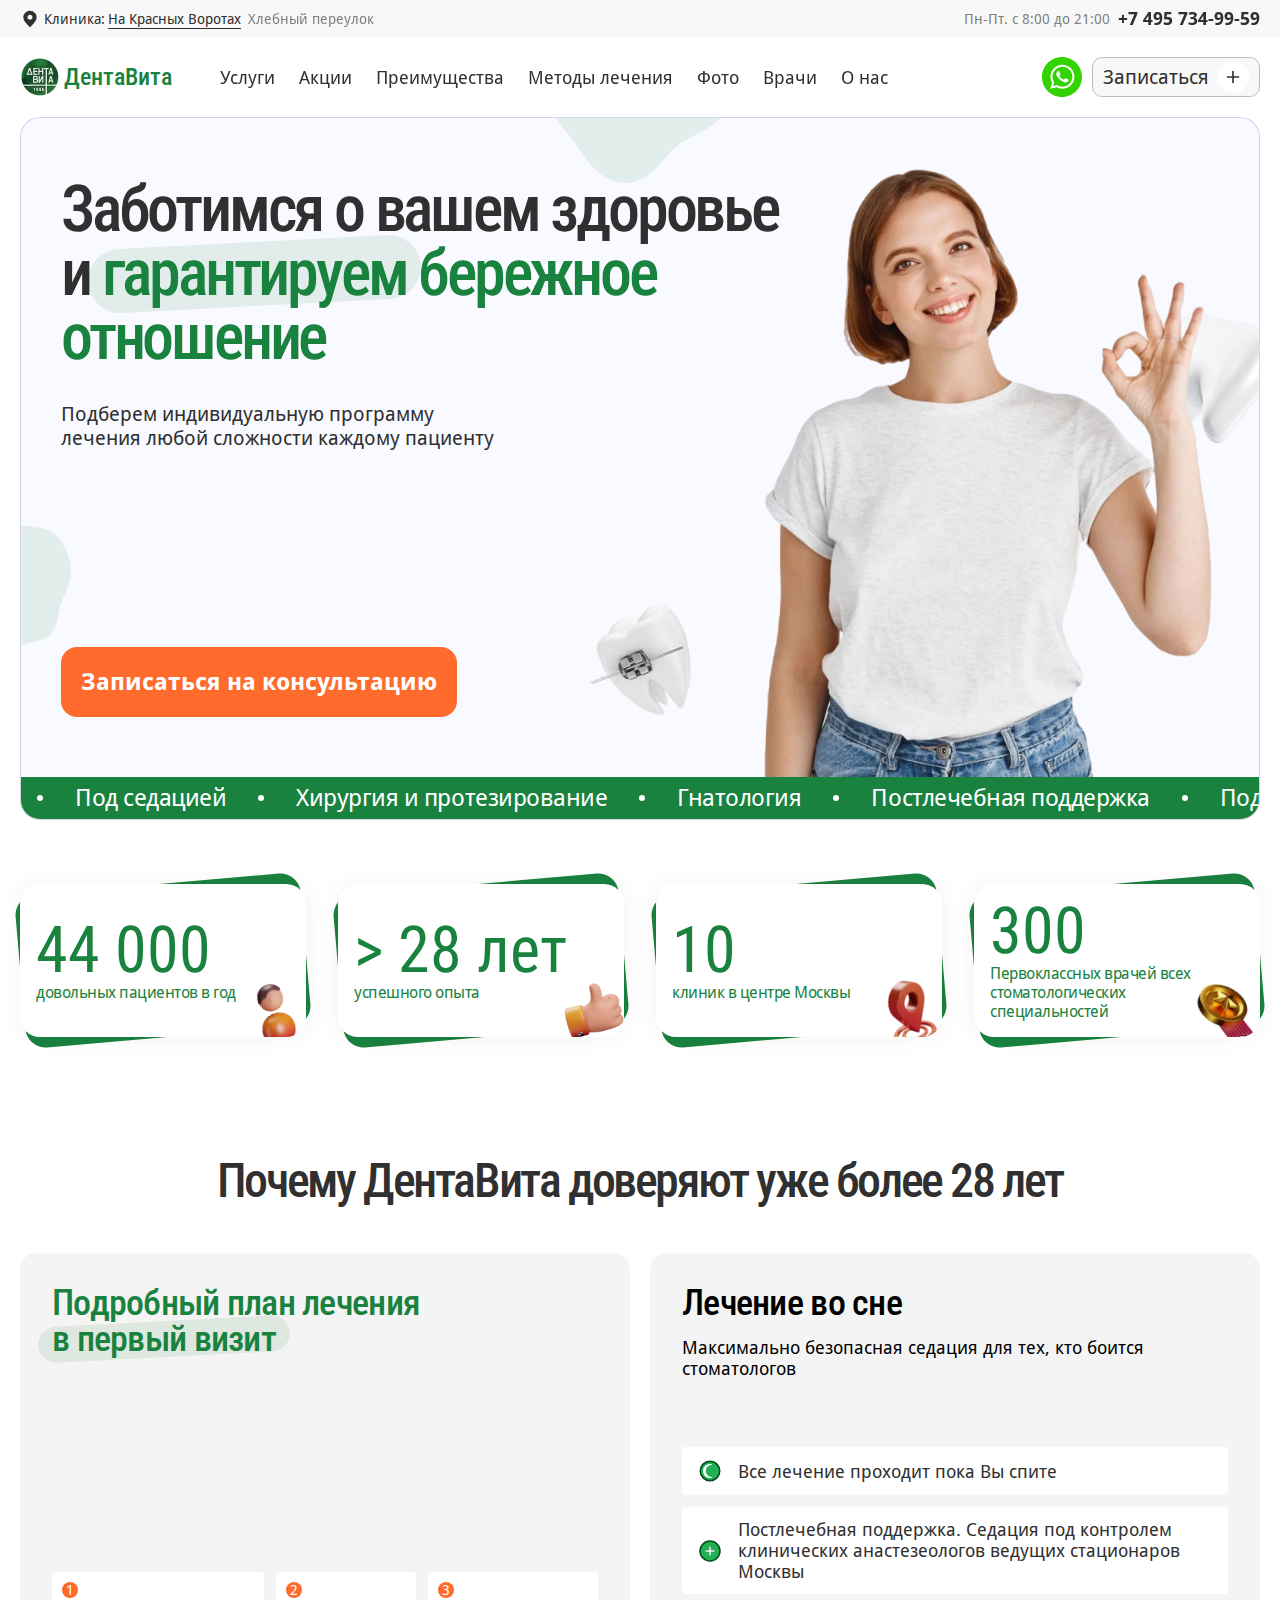
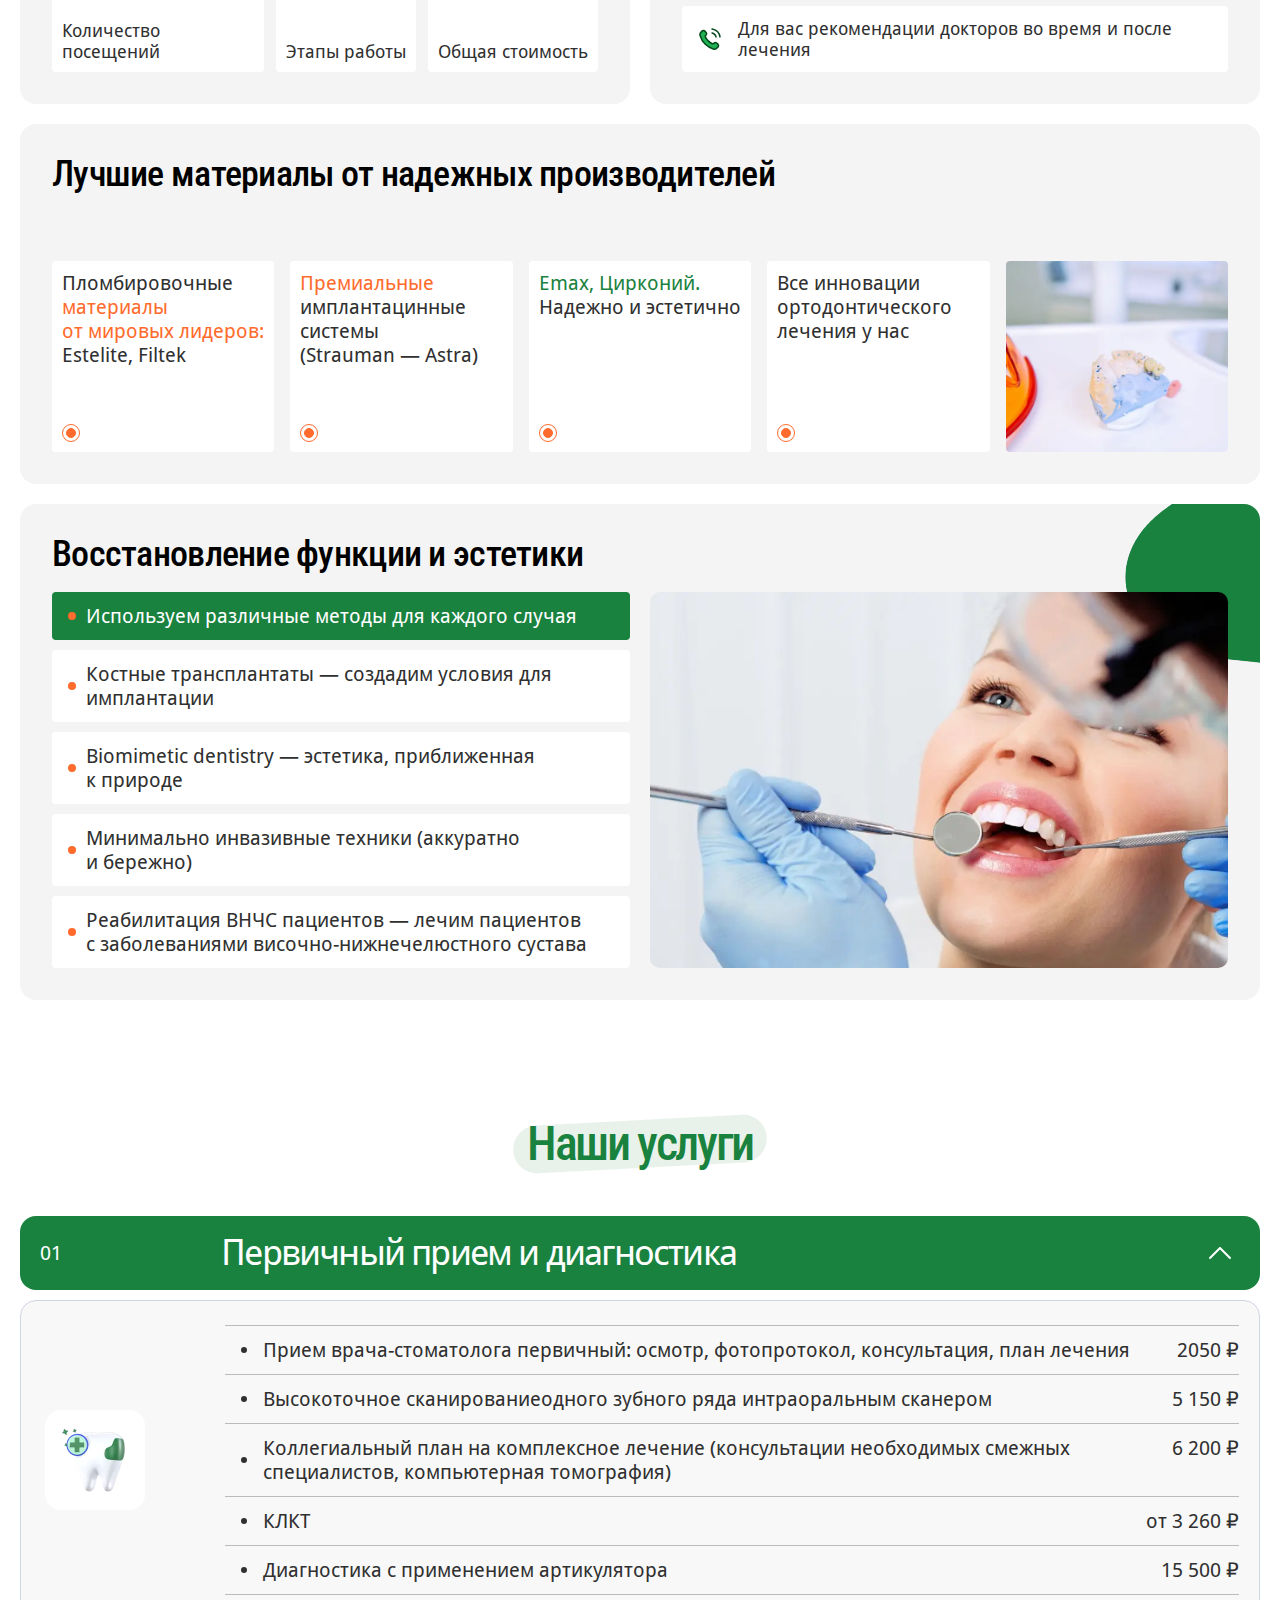
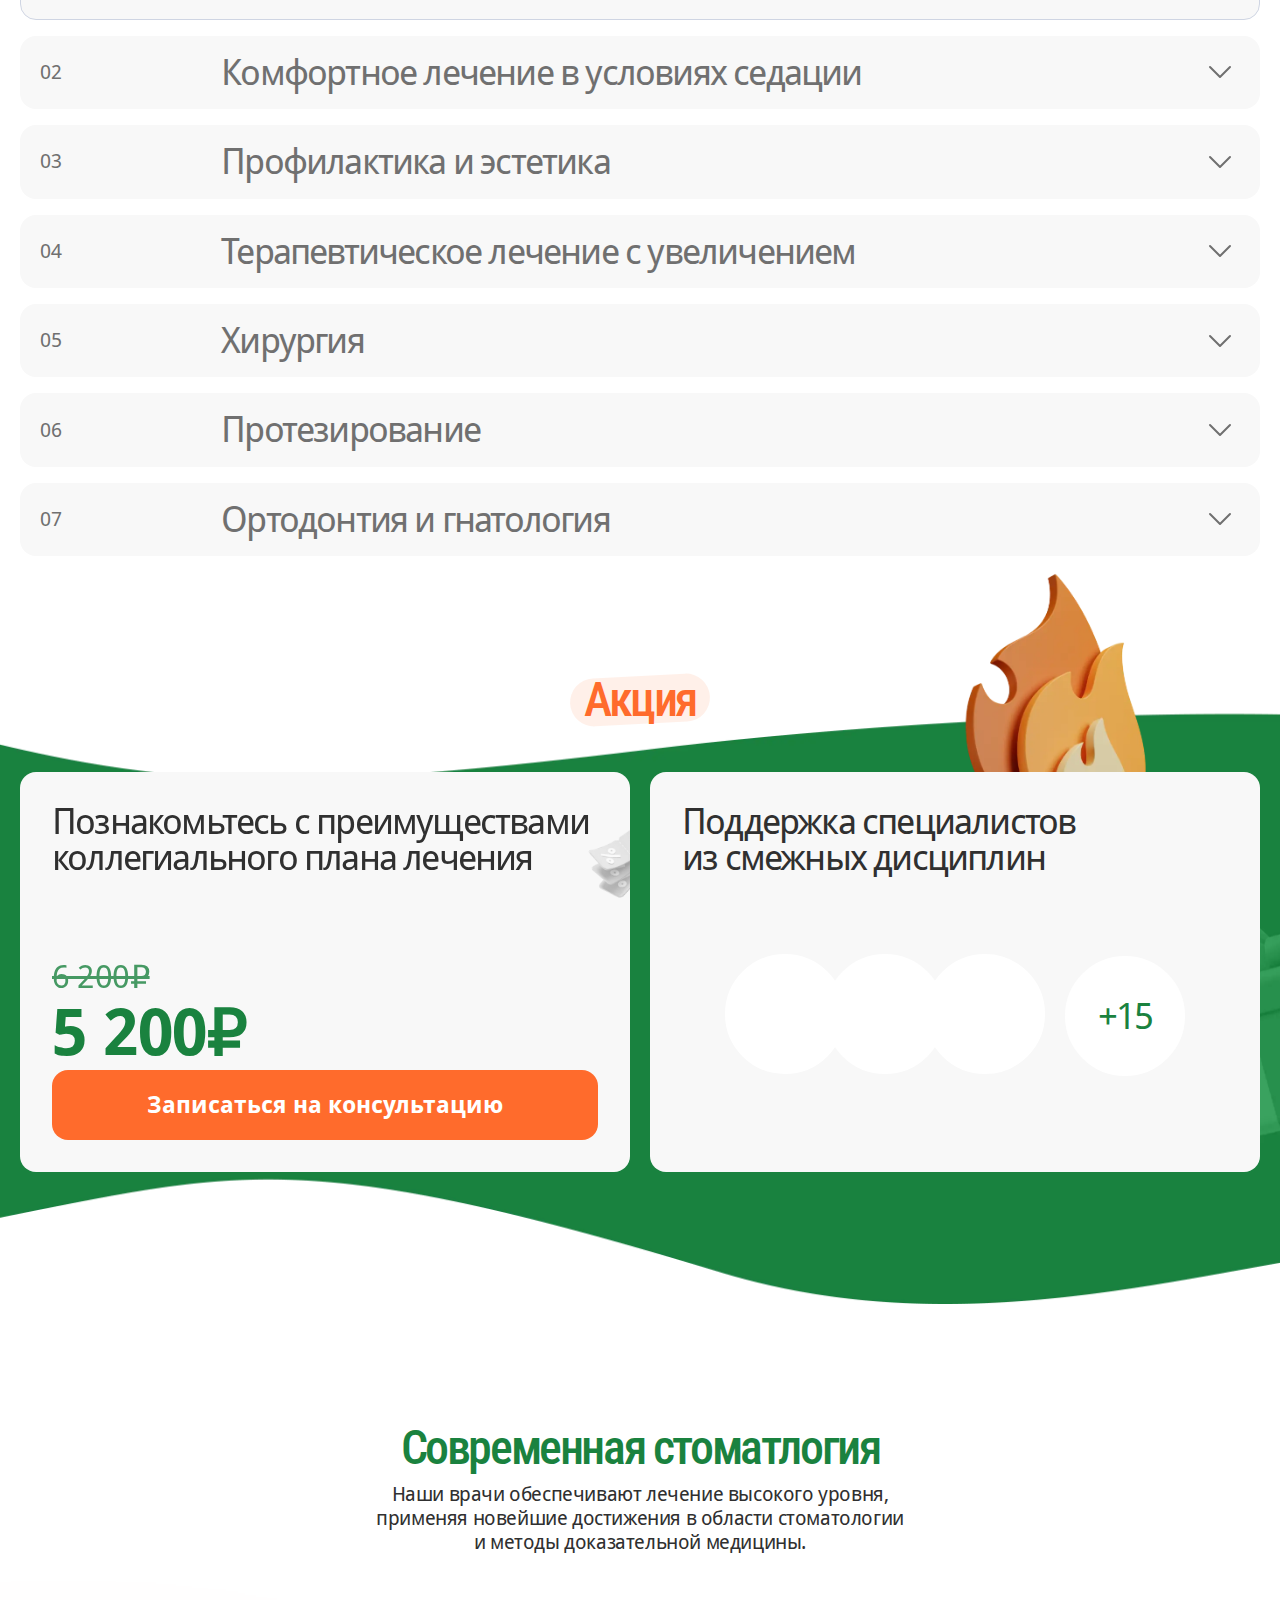
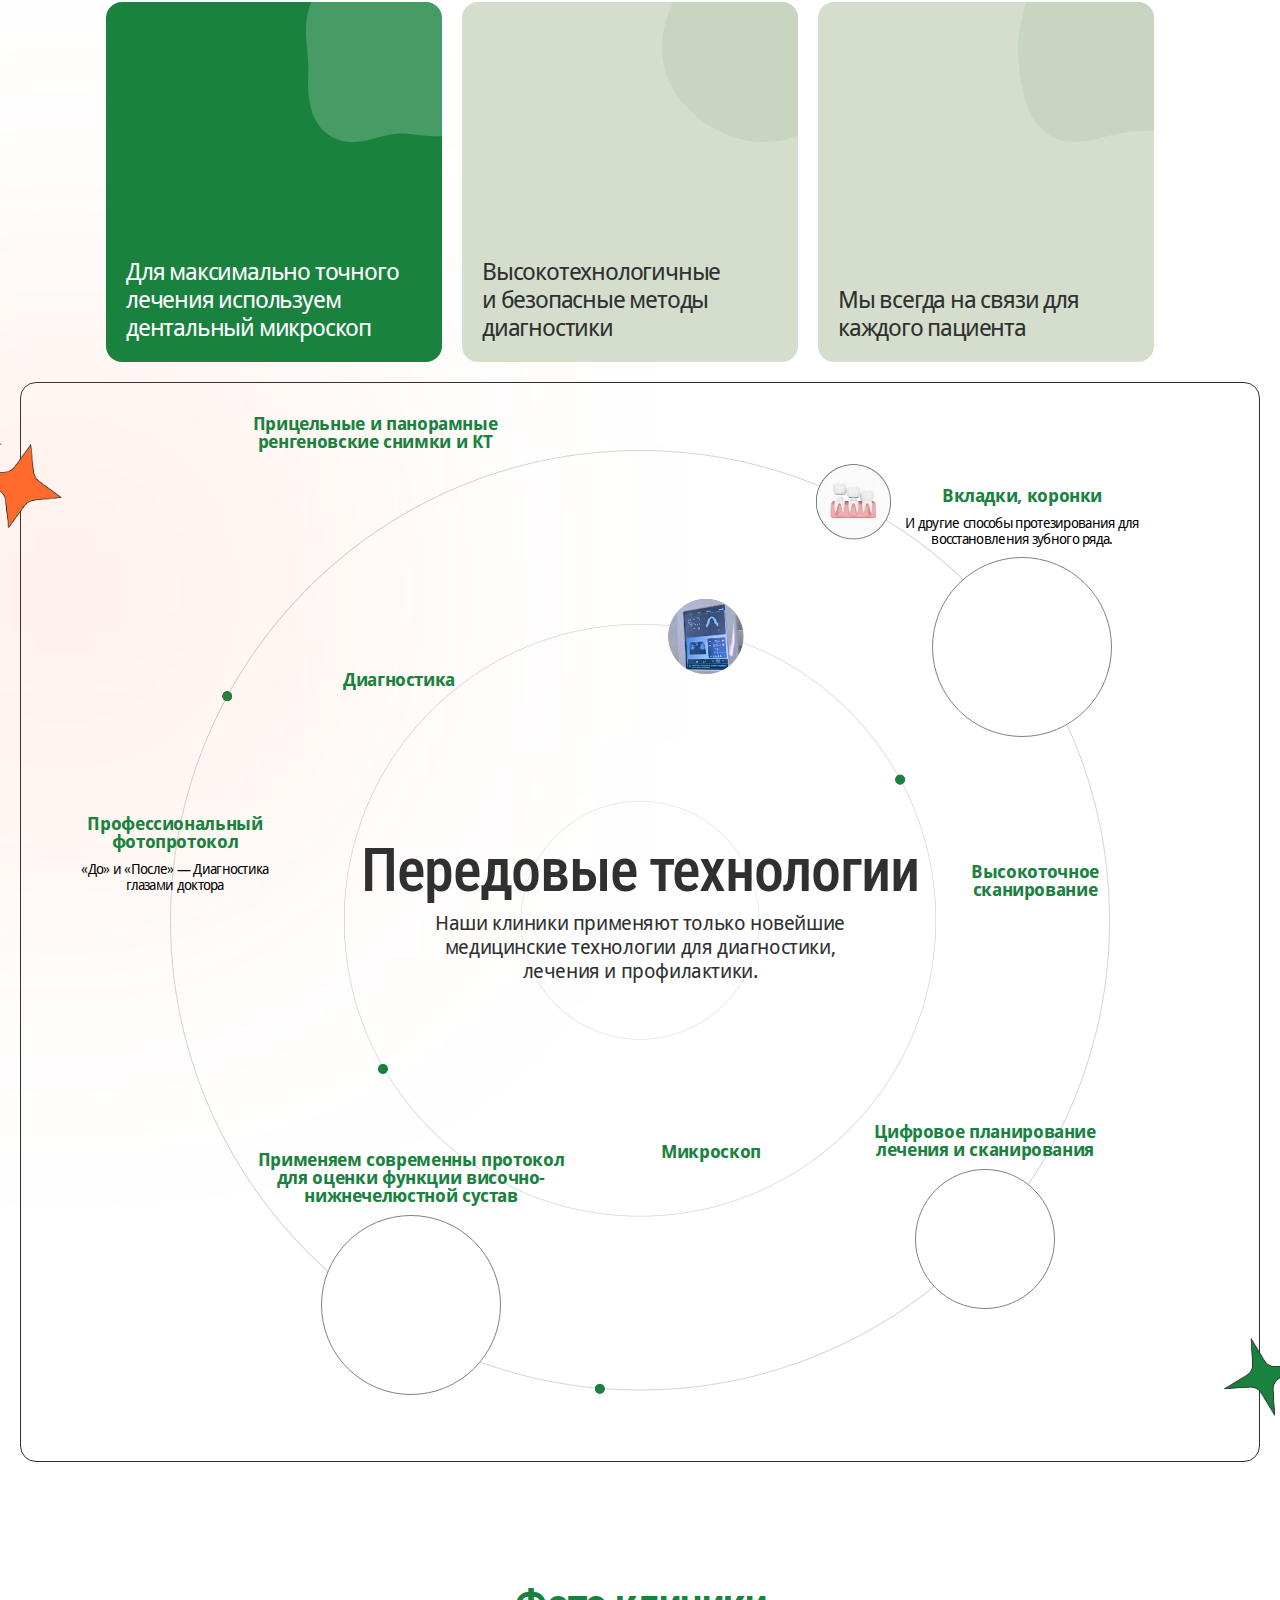
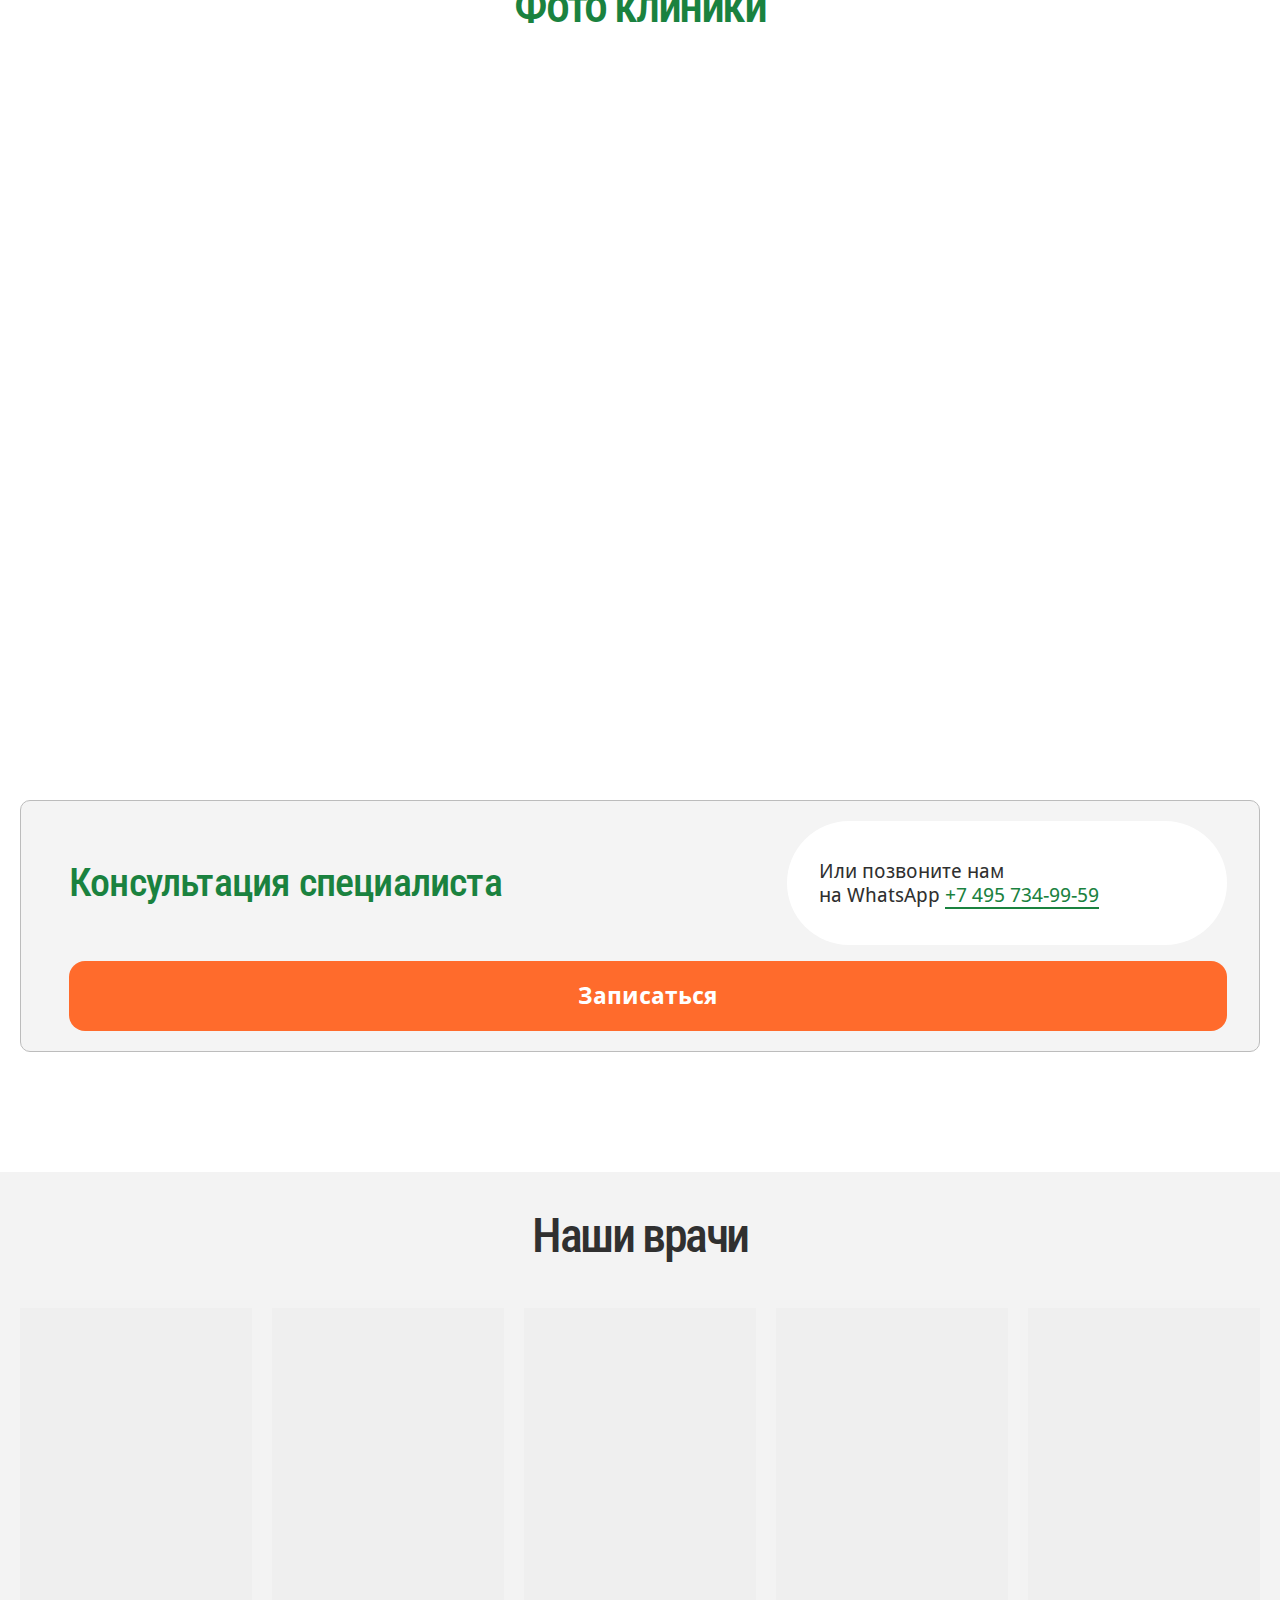
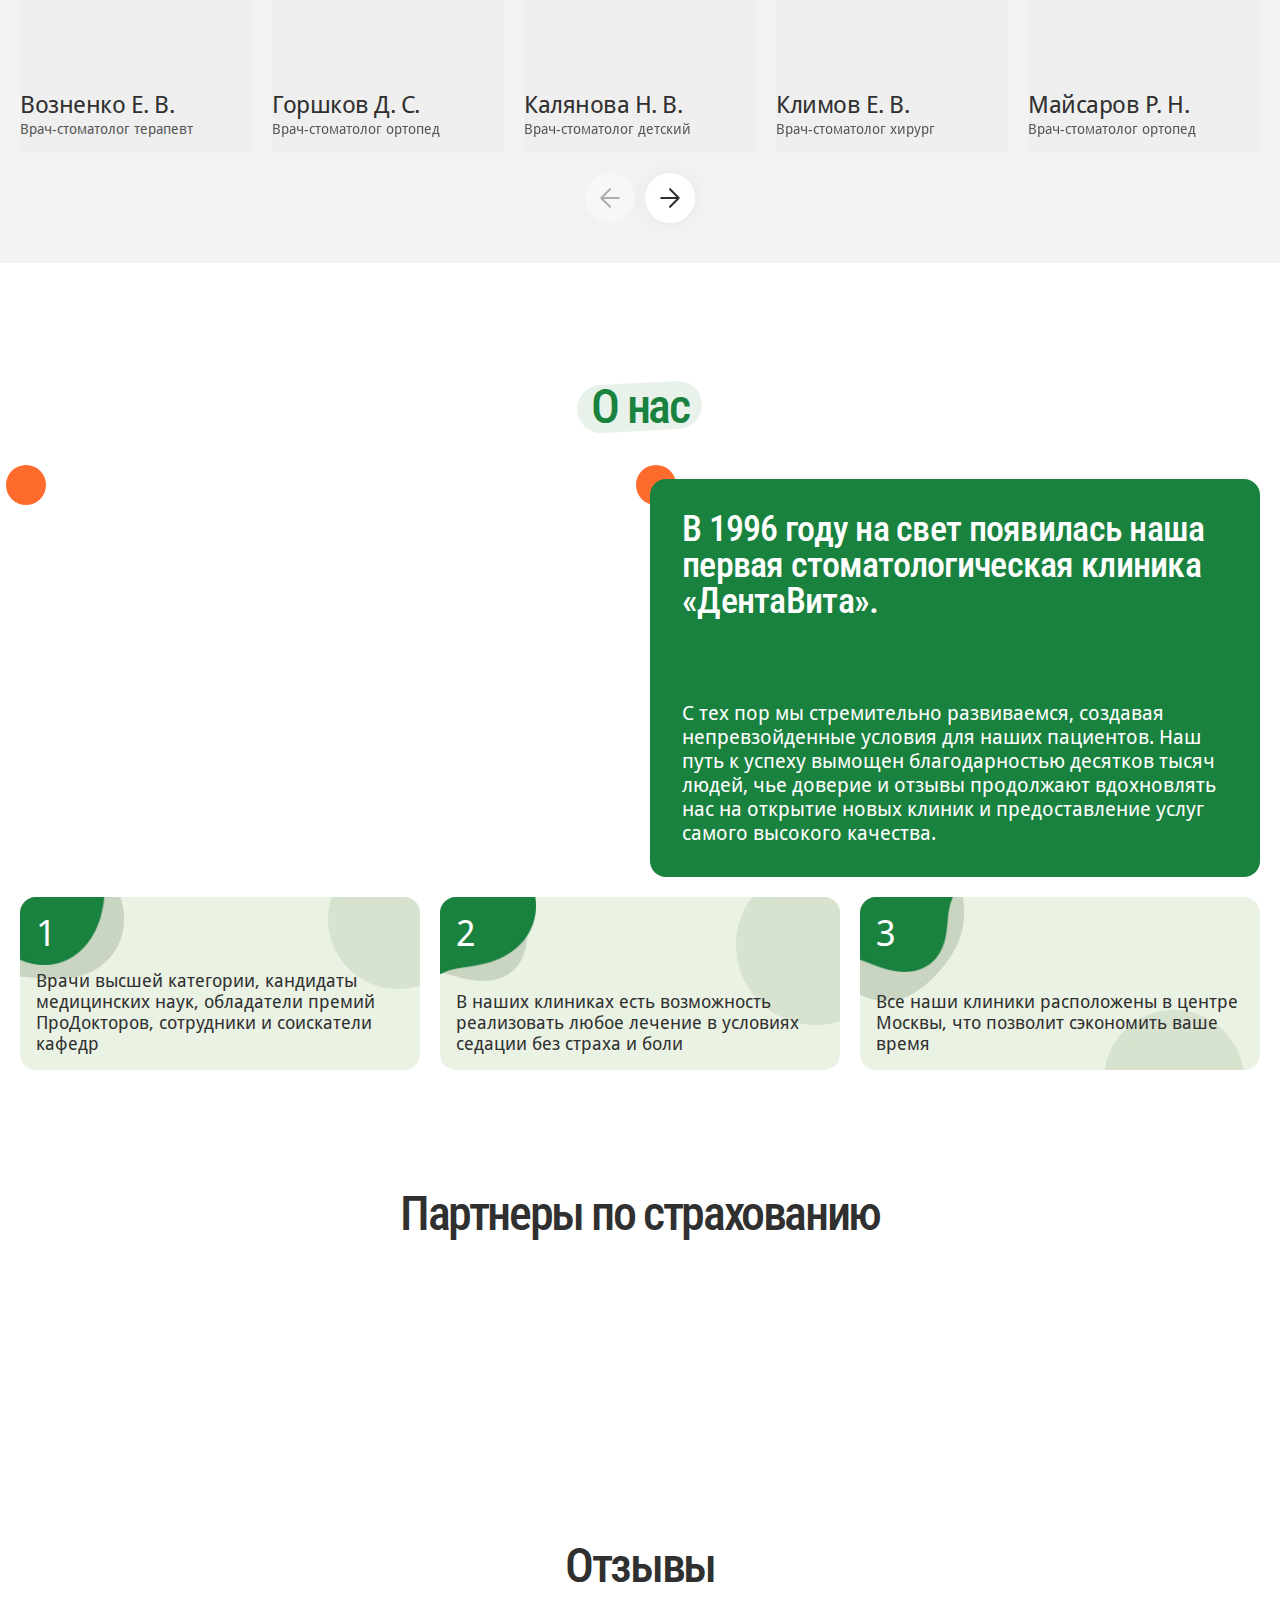
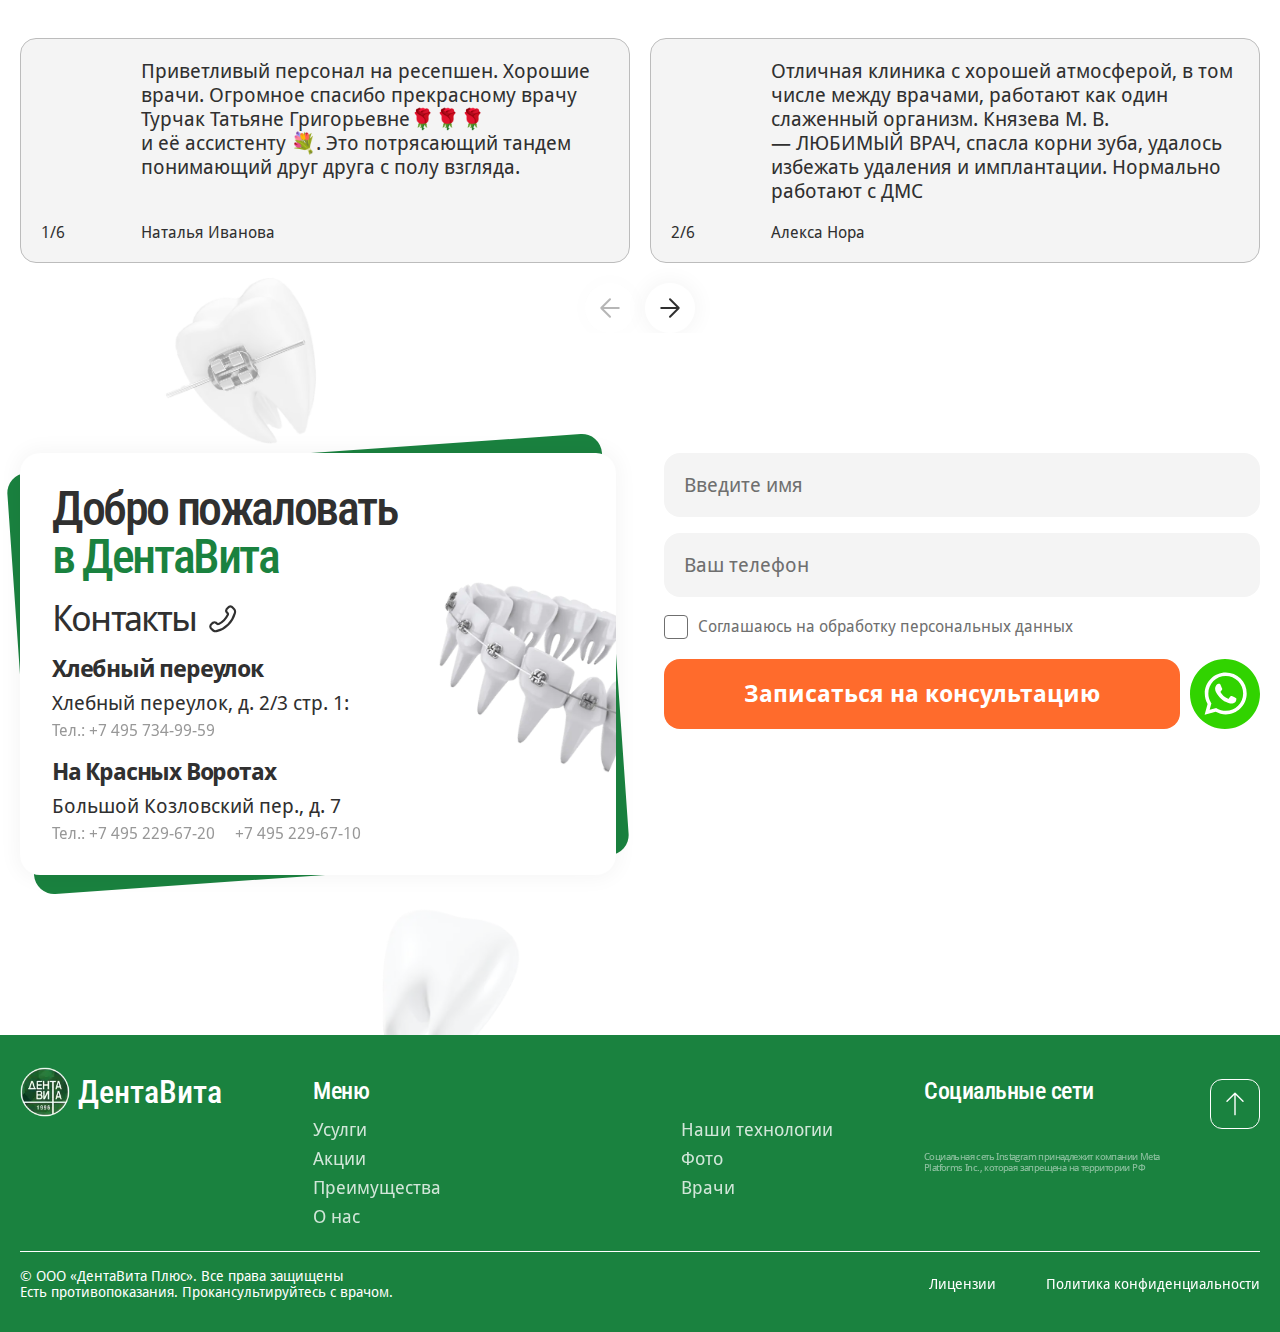
<file: app/index.html>
<!DOCTYPE html>
<html lang="ru" class="page">

<head>
  <meta charset="UTF-8">
  <meta name="viewport" content="width=device-width, initial-scale=1.0">
  <meta http-equiv="X-UA-Compatible" content="ie=edge">
  <title>Стоматология ДентаВита</title>
  <link rel="preload" href="fonts/DroidSans.woff2" as="font" type="font/woff2" crossorigin>
  <link rel="preload" href="fonts/DroidSans-Bold.woff2" as="font" type="font/woff2" crossorigin>
  <link rel="preload" href="fonts/RobotoCondensed-Regular.woff2" as="font" type="font/woff2" crossorigin>
  <link rel="preload" href="fonts/RobotoCondensed-Medium.woff2" as="font" type="font/woff2" crossorigin>
  <link rel="stylesheet" href="css/vendor.css">
  <link rel="stylesheet" href="css/main.css">
  <script defer src="js/main.js"></script>
</head>

<script>
  window.objectDoctors = {
    0: {
      image: 'img/staff/image-1.webp',
      name: 'Елена',
      surname: 'Возненко',
      patronymic: 'Викторовна',
      fullName: function () {
        return `${this.surname} ${this.name} ${this.patronymic}`
      },
      position: 'Врач-стоматолог терапевт',
      details: `Благодаря своему опыту и стажу Елена Викторовна продолжает стремиться быть лучшей в своей профессии и постоянно совершенствовать свои навыки`,
      skills: [
        'Эндодонтическое лечение зубов в полном объеме',
        'Реставрации зубов и эстетическое восстановление',
        'Подготовка зубов под протезирование',
        'Лечение заболеваний парадонта при помощи Вектор терапии',
        'Отбеливание зубов',
        'Лечение кариозных и некариозных поражений твердых тканей зубов',
        'Лечение гипоплазии эмали при помощи методики микроабразии эмали',
        'Внутрикоронковое отбеливание зубов после эндодонтического лечения',
        'Лечение начальных форм кариеса при помощи методики Icon',
      ],
      education: [
        { icon: 'img/staff/educating.webp', detail: 'Саратовский Государственный Медицинский Университет им. В.И. Разумовского'},
        { icon: 'img/staff/diploma.webp', detail: 'Интернатура на базе стоматологической поликлиники'},
        { icon: 'img/staff/diploma.webp', detail: 'Ординатура на базе кафедры факультетской терапевтической стоматологии Московского Медико-стоматологического Университета им. Н.А. Семашко'}
      ],
      raising: [
        { icon: 'img/staff/restoration.webp', detail: 'Техника анатомической стратификации с использованием уникальной реставрационной системы «Enamel HFO»'},
        { icon: 'img/staff/cure.webp', detail: 'Восстановление контактного пункта. Активная методика. Изготовление виниров прямым методом из композиционного материала'},
        { icon: 'img/staff/restoration.webp', detail: 'Эстетические основы формирования зубов'},
        { icon: 'img/staff/restoration.webp', detail: 'Реставрация корня Pro-root MTA'},
        { icon: 'img/staff/restoration.webp', detail: 'Реставрация фронтальной группы зубов'},
      ]
    },
    1: {
      image: 'img/staff/image-2.webp',
      name: 'Денис',
      surname: 'Горшков',
      patronymic: 'Сергеевич',
      fullName: function () {
        return `${this.surname} ${this.name} ${this.patronymic}`
      },
      position: 'Врач-стоматолог ортопед',
      details: ``,
      skills: [
        'Лечение ЗЧА и патологий прикуса различной степени сложности в раннем и взрослом возрасте',
        'Применение методик лечения включающих кортикальную опору в сочетании с несъемными аппаратами для расширения и дистализации у подростков',
        'Функциональная диагностика и лечение дисфункции височно-нижнечелюстного сустава при помощи сплинт-терапии',
        'Ортодонтическая подготовка к имплантации и протезированию',
      ],
      education: [
        { icon: 'img/staff/educating.webp', detail: 'ФГБОУ Ивановская государственная медицинская академия Министерства здравоохранения РФ'},
        { icon: 'img/staff/diploma.webp', detail: 'ГБОУ ВПО Первый МГМУ им. И.М. Сеченова Министерства здравоохранения РФ'},
      ],
      raising: [
        { icon: 'img/staff/cure.webp', detail: 'Ортодонтическая резидентура. Современные принципы ортодонтического лечения'},
        { icon: 'img/staff/deletion.webp', detail: 'Современные протоколы диагностики и лечения дисфункций ВНЧС'},
        { icon: 'img/staff/molecules.webp', detail: 'Магнитно-резонансная томография височно-нижнечелюстного сустава в современной функциональной стоматологии'},
        { icon: 'img/staff/cure.webp', detail: 'Предсказуемая и эффективная ортодонтия у самых маленьких пациентов'},
      ]
    },
    2: {
      image: 'img/staff/image-3.webp',
      name: 'Нателла',
      surname: 'Калянова',
      patronymic: 'Вениаминовна',
      fullName: function () {
        return `${this.surname} ${this.name} ${this.patronymic}`
      },
      position: 'Врач-стоматолог детский',
      details: `
        Лечит детей с 1995года.
        <br>
        <br>
        Опыт работы позволяет выполнять необходимое лечение с легкостью. Ее профессиональная
        уверенность и грамотные рекомендации выполняют и родители, и дети.
        <br>
        <br>
        Нателла Вениаминовна открытый и внимательный человек, что вызывает уважение у
        окружающих. Работая с малышами, доктор открыла в себе психологический талант и способность
        сохранять присутствие духа даже в самых сложных ситуациях.
      `,
      skills: [
        'Лечение кариеса и его осложнений временных и постоянных зубов',
        'Лечение некариозных поражений твердых тканей зубов',
        'Эстетическая и функциональная реставрация зубов',
        'Профилактика стоматологических заболеваний',
        'Профессиональная гигиена полости рта, минерализация зубов',
        'Герметизация фиссур',
        'Удаление временных зубов',
      ],
      education: [
        { icon: 'img/staff/educating.webp', detail: 'Московский государственный медико-стоматологический университет'},
        { icon: 'img/staff/diploma.webp', detail: 'Интернатура по детской стоматологии'},
      ],
      raising: [
        { icon: 'img/staff/cure.webp', detail: 'Лечение кариеса и его осложнений временных и постоянных зубов'},
        { icon: 'img/staff/cure.webp', detail: 'Лечение некариозных поражений твердых тканей зубов'},
        { icon: 'img/staff/restoration.webp', detail: 'Эстетическая и функциональная реставрация зубов'},
        { icon: 'img/staff/molecules.webp', detail: 'Профилактика стоматологических заболеваний'},
        { icon: 'img/staff/molecules.webp', detail: 'Профессиональная гигиена полости рта, минерализация зубов'},
        { icon: 'img/staff/molecules.webp', detail: 'Герметизация фиссур'},
        { icon: 'img/staff/deletion.webp', detail: 'Удаление временных зубов'},
      ]
    },
    3: {
      image: 'img/staff/image-4.webp',
      name: 'Егор',
      surname: 'Климов',
      patronymic: 'Вадимович',
      fullName: function () {
        return `${this.surname} ${this.name} ${this.patronymic}`
      },
      position: 'Врач-стоматолог хирург',
      details: `Специалист в области хирургической стоматологии имплантологии. В своей практике применяет комплексный и командный подход для лечения пациентов. Для комплексной реабилитации использует широкий спектр диагностики заболеваний челюстно-лицевой области,`,
      skills: [
        'Микрохирургические зубосохраняющие операции',
        'Имплантация - немедленная и отсроченная',
        'Синус-лифтинг',
        'Различные техники костных пластик для созданияобъёма костной ткани для дальнейшей имплантации',
        'Мягкотканная пластика в области имплантатов',
        'Пластика рецессии',
        'Удаления зубов различной степени сложности',
        'Атравматичное удаление зубов с сохранениемобъёма костной ткани',
        'Удаление доброкачественных новообразованияполости рта',
        'Лечение острых гнойных состояний полости рта',
      ],
      education: [
        { icon: 'img/staff/educating.webp', detail: 'ФГБО учреждение высшего образования «Приволжский исследовательский медицинский университет» Министерства здравоохранения РФ,'},
        { icon: 'img/staff/diploma.webp', detail: '«Стоматология общей практики», ФГБО учреждение высшего образования «Приволжский исследовательский медицинский университет»'},
        { icon: 'img/staff/diploma.webp', detail: 'Московский областной научно-исследовательский клинический институт им. М.Ф. Владимирского'},
      ],
      raising: [
        { icon: 'img/staff/cure.webp', detail: 'Микрохирургические зубосохраняющие операции'},
        { icon: 'img/staff/implant.webp', detail: 'Имплантация - немедленная и отсроченная'},
        { icon: 'img/staff/deletion.webp', detail: 'Удаления зубов различной степени сложности'},
        { icon: 'img/staff/molecules.webp', detail: 'Пластика рецессии'},
        { icon: 'img/staff/restoration.webp', detail: 'Синус-лифтинг'},
      ]
    },
    4: {
      image: 'img/staff/image-5.webp',
      name: 'Руслан',
      surname: 'Майсаров',
      patronymic: 'Нусретович',
      fullName: function () {
        return `${this.surname} ${this.name} ${this.patronymic}`
      },
      position: 'Врач-стоматолог ортопед',
      details: `С самого начала своей стоматологической практики принял решение работать только по современным протоколам, внедряя новые инструменты в своей деятельности, доставляя максимальное удобство и безболезненность в лечении пациентов. Как в жизни, так и на работе стараюсь возводить свои навыки на высшую ступень, доводя улыбки пациентов до идеала`,
      skills: [
        'Диагностика с использованием КЛКТ',
        'Диагностика с использованием КЛКТ',
        'Лечение с использованием коффердама',
        'Терапевтическое и эндодонтическое лечение любой сложности',
        'Отбеливание zoom4',
        'Эстетическая реставрация фронтальной и жевательной группы зубов',
        'Протезирование с использованием 3D сканера',
        'Эстетическая реставрация винирами',
        'Протезирование съемными протезами',
        'Протезирование безметалловыми конструкциями: накладки, вкладки, коронки',
        'Протезирование на имплантатах',
        'Протезирование all-in-4, all-in-6',
      ],
      education: [
        { icon: 'img/staff/educating.webp', detail: 'Тюменский государственный медицинский университет'},
        { icon: 'img/staff/diploma.webp', detail: 'Московский государственный медико-стоматологический университет им. А. И. Евдокимова'},
      ],
      raising: [
        { icon: 'img/staff/molecules.webp', detail: 'Курс прикладная эндодонтия искусство в деталях 2017'},
        { icon: 'img/staff/cure.webp', detail: 'Основные этапы эндодонтического лечения 2018'},
        { icon: 'img/staff/deletion.webp', detail: 'Обтурация корневых каналов Дмитрий Николаев 2019'},
        { icon: 'img/staff/restoration.webp', detail: 'Адгезивные керамические реставрации, разбор клинических случаев Ислам Шиков 2020'},
        { icon: 'img/staff/implant.webp', detail: 'Grand Morse Neodent - имплантационная система для предсказуемого стабильного и качественного результата 2023'},
      ]
    },
    5: {
      image: 'img/staff/image-6.webp',
      name: 'Юрий',
      surname: 'Мкртычян',
      patronymic: 'Вачаганович',
      fullName: function () {
        return `${this.surname} ${this.name} ${this.patronymic}`
      },
      position: 'Врач-стоматолог хирург, имплантолог',
      details: ``,
      skills: [
        'Имплантация и протезирование на дентальных имплантатах Astra Tech',
        '«Имплантация и протезирование на дентальных имплантатах XIVE',
        'Пародонтология и протезирование в агрегированных протоколах',
        'Практическое применение методики открытого и закрытого синус – лифтинга с непосредственной установуой имплантатов',
        'Современная функциональная ринохирургия (FESS 2017)',
        'Хирургический протокол одномоментной и отсроченной имплантации с немедленной нагрузкой в сочетании с направленной костной регенерацией и десневой аугментацией',
      ],
      education: [
        { icon: 'img/staff/educating.webp', detail: 'Тбилисский медицинский колледж “Vita”'},
        { icon: 'img/staff/diploma.webp', detail: 'Тбилисский медицинский университет “HIPPOCRATES”'},
        { icon: 'img/staff/diploma.webp', detail: 'Тбилисская медицинская академия им. П. Шотадзе'}
      ],
      raising: [
        { icon: 'img/staff/implant.webp', detail: 'Клиническое обучение по имплантации c системой дентальных имплантатов AstraTech'},
        { icon: 'img/staff/cure.webp', detail: 'Основные концепции хирургического пародонтологического лечения'},
        { icon: 'img/staff/restoration.webp', detail: 'Стефан Куби Восстановление зубов в эстетически значимой зоне'},
        { icon: 'img/staff/molecules.webp', detail: 'Белая и красная эстетика: секреты японской стоматологии'},
      ]
    },
    6: {
      image: 'img/staff/image-7.webp',
      name: 'Василина',
      surname: 'Толочкова',
      patronymic: 'Евгеньевна',
      fullName: function () {
        return `${this.surname} ${this.name} ${this.patronymic}`
      },
      position: 'Врач-стоматолог детский',
      details: `
        Маленькие пациенты знают, когда они приходят на приём к Василине Евгеньевне, забота и
        любовь уже ждут их!
        <br>
        <br>
        Врач — детский стоматолог-терапевт Василина Евгеньевна Толочкова, создает такую
        теплую и спокойную атмосферу, что дети с радостью бегут к ней на приём без всяких
        опасений и слез.
        <br>
        <br>
        Василина Евгеньевна обладает высоким профессионализмом и опытом работы с детьми.
        Доктор объясняет процедуры на понятном языке, играючи показывает, как правильно
        чистить зубки. Она всегда готова выслушать ребенка, ответить на его вопросы и развеять возможные страхи. 
        Малыши чувствуют, что Василина Евгеньевна не только врач, но и друг, который будет рядом и поможет им справиться с любыми трудностями.
      `,
      skills: [
        'Консультация и диaгностикa',
        'Составление кoмплeкcного плaнa лeчения',
        'Умение создавать комфортную психологическую обстановку для ребенка',
        'Грамотное ведение медицинской документации',
        'Лечение детей и подростков в полном объёме',
        'Работа с коффердамом',
        'Протезирование молочных зубов штампованными металлическими и коронками из диоксида циркония',
        'Удаление молочных зубов',
        'Умение работать с закисью азота',
      ],
      education: [
        { icon: 'img/staff/educating.webp', detail: 'Кемеровский Государственный Медицинский Университет'},
        { icon: 'img/staff/diploma.webp', detail: 'Ординатура по специальности «Стоматология общей практики» Кемеровский Государственный Университет'},
      ],
      raising: [
        { icon: 'img/staff/cure.webp', detail: 'Пульпиты и периодонтиты молочных зубов'},
        { icon: 'img/staff/restoration.webp', detail: 'Принципы эндодонтии молочных зубов'},
        { icon: 'img/staff/restoration.webp', detail: 'Непрямая реставрация фронтальной группы зубов в условиях временного прикуса'},
        { icon: 'img/staff/deletion.webp', detail: 'Основные принципы построения изображения и правила работы с КТ'},
        { icon: 'img/staff/molecules.webp', detail: 'Аллергия в детской стоматологии'},
      ]
    },
    7: {
      image: 'img/staff/image-8.webp',
      name: 'Мария',
      surname: 'Тухтаева',
      patronymic: 'Александровна',
      fullName: function () {
        return `${this.surname} ${this.name} ${this.patronymic}`
      },
      position: 'Врач-стоматолог детский',
      details: `
        Мария Александровна - врач с большим опытом работы, поэтому для нее не существует сложных
        ситуаций. Добрый и спокойный характер внушает доверие и вызывает уважение.
        <br>
        <br>
        Мария Александровна легко располагает к себе даже самых маленьких пациентов. Работа
        детским врачом-стоматологом для неё не просто занятие жизни, а воплощение мечты - помогать
        и дарить радость людям.
      `,
      skills: [
        'Терапия, эндодонтия, детская стоматология',
        'Обработка и пломбирование корневых каналов',
        'Отбеливание зубов системой «ZOOM»',
        'Композитные и керамические реставрации передних зубов',
        'Удаление молочных зубов зубов',
        'Реставрация передних зубов',
        'Лечение несформированных корневых каналов у детей',
        'Лечение пульпита, периодонтита, кариеса',
        'Профессиональная гигиена полости рта, минерализация зубов, герметизация фиссур',
      ],
      education: [
        { icon: 'img/staff/educating.webp', detail: 'Московский государственный медико-стоматологический университет'},
      ],
      raising: [
        { icon: 'img/staff/molecules.webp', detail: 'Лучевая диагностика ВНЧС, 3D-визуализация травм зубов и ЧЛО, кист, опухолей'},
        { icon: 'img/staff/restoration.webp', detail: 'Стоматология детского возраста'},
        { icon: 'img/staff/restoration.webp', detail: 'Отбеливание зубов системой «ZOOM»'},
        { icon: 'img/staff/deletion.webp', detail: 'Обработка корневых каналов NiTi инструментами системы M-two(VDW); пломбирование корневых каналов системой Bee Fill'},
        { icon: 'img/staff/restoration.webp', detail: 'Композитные и керамические реставрации в ежедневной практике'},
      ]
    },
    8: {
      image: 'img/staff/image-9.webp',
      name: 'Алина',
      surname: 'Шилина',
      patronymic: 'Александровна',
      fullName: function () {
        return `${this.surname} ${this.name} ${this.patronymic}`
      },
      position: 'Врач-стоматолог',
      details: ``,
      skills: [
        'Лечение кариеса и его осложнений',
        'Эстетические реставрации зубов фронтальной и жевательной группы',
        'Профессиональная гигиена полости рта',
        'Отбеливание зубов',
        'Эндодонтия',
        'Профилактика некариозных поражений зубов',
      ],
      education: [
        { icon: 'img/staff/educating.webp', detail: 'Смоленский государственный медицинский университет'},
        { icon: 'img/staff/diploma.webp', detail: 'Смоленский государственный медицинский университет'},
      ],
      raising: [
        { icon: 'img/staff/cure.webp', detail: 'Лечение кариеса и его осложнений'},
        { icon: 'img/staff/restoration.webp', detail: 'Эстетические реставрации зубов фронтальной и жевательной группы'},
        { icon: 'img/staff/molecules.webp', detail: 'Профессиональная гигиена полости рта'},
        { icon: 'img/staff/deletion.webp', detail: 'Эндодонтия'},
        { icon: 'img/staff/cure.webp', detail: 'Профилактика некариозных поражений зубов'},
      ]
    },
    9: {
      image: 'img/staff/image-10.webp',
      name: 'Элина',
      surname: 'Алаева',
      patronymic: 'Эдуардовна',
      fullName: function () {
        return `${this.surname} ${this.name} ${this.patronymic}`
      },
      position: 'Врач-стоматолог терапевт',
      details: ``,
      skills: [
        'Лечение кариеса и его осложнений (пульпит, периодонтит)',
        'Лечение некариозных поражений зубов',
        'Работа с дентальным микроскопом',
        'Отбеливание зубов',
        'Проведение профессиональной гигиены полости рта',
      ],
      education: [
        { icon: 'img/staff/educating.webp', detail: 'Московский государственный медико-стоматологический университет им. А.И.Евдокимова (МГМСУ)'},
        { icon: 'img/staff/diploma.webp', detail: 'Ординатура. Российский университет медицины (РУМ)'},
      ],
      raising: [
        { icon: 'img/staff/deletion.webp', detail: 'Практическая эндодонтия'},
        { icon: 'img/staff/cure.webp', detail: 'Основные ошибки препарирования корневых каналов'},
        { icon: 'img/staff/deletion.webp', detail: 'Обтурация корневых каналов'},
        { icon: 'img/staff/molecules.webp', detail: 'Повторное эндодонтическое лечение'},
        { icon: 'img/staff/restoration.webp', detail: 'Композитная реставрация обширных сквозных дефектов передних зубов'},
      ]
    },
    10: {
      image: 'img/staff/image-11.webp',
      name: 'Елена',
      surname: 'Гладченко',
      patronymic: 'Георгиевна',
      fullName: function () {
        return `${this.surname} ${this.name} ${this.patronymic}`
      },
      position: 'Врач-стоматолог терапевт, ортопед',
      details: `
        Елена Георгиевна опубликовала 3 статьи в сборнике научных трудов
        «Аспекты диагностики, лечения и профилактики стоматологических
        заболеваний» материалы международной научно-практической
        конференции.
        <br>
        <br>
        Елену Георгиевну отличает умение находить контакт с разными
        людьми. Ее профессиональные навыки - эстетические реставрации,
        керамические вкладки вместо пломб, безоперационное лечение
        десен “Vector”, отбеливание Zoom 4 и лечение каналов зубов –
        получили высокую оценку коллег и пациентов.
      `,
      skills: [
        'Мастерство эстетической реставрации',
        'Имплантология, протезирование на имплантах',
        'Использование безметалловых реставраций в современной стоматологии',
      ],
      education: [
        { icon: 'img/staff/educating.webp', detail: 'Московский государственный медико-стоматологический университет'},
        { icon: 'img/staff/diploma.webp', detail: 'Российская медицинская академия последипломного образования Росздрава'},
        { icon: 'img/staff/diploma.webp', detail: 'Профессиональная переподготовка по «Ортопедической стоматологии»'}
      ],
      raising: [
        { icon: 'img/staff/implant.webp', detail: 'Протезирование на имплантах системы Astra'},
        { icon: 'img/staff/deletion.webp', detail: 'Реабилитация при выраженной атрофии дистальных отделов верхней челюсти'},
        { icon: 'img/staff/molecules.webp', detail: 'Лучевая диагностика ВНЧС, 3D-визуализация травм зубов и ЧЛО, кист, опухолей'},
        { icon: 'img/staff/cure.webp', detail: 'Лечение пульпита биологическим методом. Применение инновационного материала Biodentine'},
        { icon: 'img/staff/restoration.webp', detail: 'Препарирование Зубов для изготовления полных керамических коронок'},
      ]
    },
    11: {
      image: 'img/staff/image-12.webp',
      name: 'Наталья',
      surname: 'Гришаева',
      patronymic: 'Валерьевна',
      fullName: function () {
        return `${this.surname} ${this.name} ${this.patronymic}`
      },
      position: 'Врач-стоматолог терапевт',
      details: `
        Кроме любимой работы Наталья Валерьевна любит писать книги.
        Несколько из них были опубликованы на известной платформе в
        рубрике "Самиздат".
      `,
      skills: [
        'Диагностика, лечение кариеса и его осложнений (пульт, периодонтит)',
        'Диагностика и лечение заболеваний парадонта',
        'Эстетическая реставрация зубов, в том числе виниры прямым методом',
        'Удаление над- и поддесневых зубных отложений',
        'Профессиональная гигиена полости рта',
        'Отбеливание зубов',
      ],
      education: [
        { icon: 'img/staff/educating.webp', detail: 'Читинская государственная медицинская академия'},
        { icon: 'img/staff/diploma.webp', detail: 'Обучение в ординатуре ЧГМА по специальности стоматология терапевтическая'},
        { icon: 'img/staff/diploma.webp', detail: 'Защитила кандидатскую диссертацию на тему "Состояние защитных гуморальных факторов в полости рта при кандидозе у беременных"'}
      ],
      raising: [
        { icon: 'img/staff/implant.webp', detail: 'Основы микропротезирования: изготовление виниров из композиционных материалов прямым способом'},
        { icon: 'img/staff/restoration.webp', detail: 'Реставрация боковой группы зубов'},
        { icon: 'img/staff/deletion.webp', detail: 'Малоинвазивная эстетическая реабилитация зубов'},
        { icon: 'img/staff/cure.webp', detail: 'Препарирование под прессованные безметалловые конструкции: виниры, коронки'},
      ]
    },
    12: {
      image: 'img/staff/image-13.webp',
      name: 'Ирина',
      surname: 'Гудко',
      patronymic: 'Леонидовна',
      fullName: function () {
        return `${this.surname} ${this.name} ${this.patronymic}`
      },
      position: 'Врач-стоматолог терапевт',
      details: ``,
      skills: [
        'Лечение кариеса и некариозных поражений зубов',
        'Художественная реставрация',
        'Эндодонтия',
        'Отбеливание',
        'Профгигиена',
        'Терапия тканей пародонта аппаратом Vector',
      ],
      education: [
        { icon: 'img/staff/educating.webp', detail: 'Московский Государственный Медико-Стоматологический Университет'},
        { icon: 'img/staff/diploma.webp', detail: 'Ординатура: стоматология терапевтическая'},
      ],
      raising: [
        { icon: 'img/staff/restoration.webp', detail: 'Эндодонтия и реставрация зубов после эндотонтического лечения'},
        { icon: 'img/staff/cure.webp', detail: 'Восстановление зубов современными пломбировачными материалами'},
        { icon: 'img/staff/molecules.webp', detail: 'Современные стоматологические материалы и технологии Компании 3М (США)'},
        { icon: 'img/staff/restoration.webp', detail: 'Отбеливание зубов по технологиям Discus Dental часовой клинической Системой - ZOOM'},
        { icon: 'img/staff/cure.webp', detail: 'Принципы современного эндодонтического лечения зубов'},
      ]
    },
    13: {
      image: 'img/staff/image-14.webp',
      name: 'Всеволод',
      surname: 'Джатдаев',
      patronymic: 'Валерьевич',
      fullName: function () {
        return `${this.surname} ${this.name} ${this.patronymic}`
      },
      position: 'Врач-стоматолог хирург, имплантолог',
      details: `Всеволод Валерьевич – победитель "Гран-при ПроДокторов 2023" в категории "врачи".`,
      skills: [
        'Стоматология хирургическая',
        'Диагностика, лечение и профилактика заболеваний пародонта и слизистой оболочки полости рта',
        'Установка дентальных имплантатов',
        'Установка дентальных имплантатов',
        'Зубосохраняющие операции',
      ],
      education: [
        { icon: 'img/staff/educating.webp', detail: 'Первый Московский государственный медицинский университет им. И.М. Сеченова'},
        { icon: 'img/staff/diploma.webp', detail: 'Ординаттура. Первый Московский государственный медицинский университет им. И.М. Сеченова'},
      ],
      raising: [
        { icon: 'img/staff/cure.webp', detail: 'Мукогингивальная хирургия'},
        { icon: 'img/staff/deletion.webp', detail: 'Атравматичное удаление зубов и методики наложения швов'},
        { icon: 'img/staff/implant.webp', detail: 'Продвинутый курс по Имплантации. Костная пластика'},
        { icon: 'img/staff/molecules.webp', detail: 'Применение наночастиц металлов и их оксидов в стоматологических композитных материалах и конструкциях'},
        { icon: 'img/staff/restoration.webp', detail: 'Несъемные индивидуальные ретейнеры из медицинской стали 12х18н1от по данным мультиспиральной компьютерной томографии'},
      ]
    },
    14: {
      image: 'img/staff/image-15.webp',
      name: 'Наталья',
      surname: 'Кузьмина',
      patronymic: 'Игоревна',
      fullName: function () {
        return `${this.surname} ${this.name} ${this.patronymic}`
      },
      position: 'Врач-стоматолог терапевт',
      details: ``,
      skills: [
        'Профессиональная гигиена полости рта.',
        'Лечение кариеса и некариозных поражений зубов',
        'Эндодонтия',
        'Эстетическая реставрация',
        'Микропротезирование зубов',
        'Отбеливание зубов',
        'Отбеливание Zoom',
      ],
      education: [
        { icon: 'img/staff/educating.webp', detail: 'Тверской государственный медицинский университет-специалитет'},
        { icon: 'img/staff/diploma.webp', detail: 'Первый московский государственный медицинский университет им. И. М. Сеченова-ординатура по стоматологии ортопедической'},
      ],
      raising: [
        { icon: 'img/staff/molecules.webp', detail: 'Курс по стоматологии ортопедической «Ceramic life»'},
        { icon: 'img/staff/restoration.webp', detail: 'Реставрация фронтальной группы Зубов “Step by step”'},
        { icon: 'img/staff/cure.webp', detail: 'Планирование ортопедического лечения на зубах и имплантатах: от диагностики до реализации'},
      ]
    },
    15: {
      image: 'img/staff/image-16.webp',
      name: 'Алина',
      surname: 'Оксентюк',
      patronymic: 'Давидовна',
      fullName: function () {
        return `${this.surname} ${this.name} ${this.patronymic}`
      },
      position: 'Врач-стоматолог ортодонт',
      details: `
        Является соискателем кафедры детской, профилактической
        стоматологии и ортодонтии ПМГМУ им. И.М. Сеченова, ведет
        научную работу на тему «Диагностика и лечение дневного
        бруксизма при помощи механизма обратной положительной связи у
        подростков с повышенным уровнем тревожности»
      `,
      skills: [
        'Сплинт-терапия',
        'Функциональная терапия при лечении ЗЧА у детей и взрослых',
        'Функциональная диагностика',
        'ТЭНС-терапия',
        'Проведение миографии, кондилографии',
        'Цифровой анализ окклюзии с помощью аппарата T-scan',
        'Работа с артикулятором',
      ],
      education: [
        { icon: 'img/staff/educating.webp', detail: 'Специалитет ПМГМУ им. И. М. Сеченова по специальности Стоматология'},
        { icon: 'img/staff/diploma.webp', detail: 'Ординатура по специальности Ортодонтия ПМГМУ им. И. М. Сеченова'},
        { icon: 'img/staff/diploma.webp', detail: ''}
      ],
      raising: [
        { icon: 'img/staff/molecules.webp', detail: 'Нейромышечная ортодонтия'},
        { icon: 'img/staff/cure.webp', detail: 'Ортодонтическая биомеханика'},
        { icon: 'img/staff/restoration.webp', detail: 'Центр функциональной ортодонтии и протезирования. Нейромышечная стоматология'},
        { icon: 'img/staff/deletion.webp', detail: 'Применение артикулятора в практике врача-ортодонта'},
        { icon: 'img/staff/implant.webp', detail: 'Ортодонтические и ортопедические ошибки при тотальном протезировании'},
      ]
    },
    16: {
      image: 'img/staff/image-17.webp',
      name: 'Ольга',
      surname: 'Ораевская',
      patronymic: 'Алексеевна',
      fullName: function () {
        return `${this.surname} ${this.name} ${this.patronymic}`
      },
      position: 'Врач-стоматолог',
      details: ``,
      skills: [
        'Диагностика с использованием клкт',
        'Лечение кариозных и некариозных поражений зубов с использованием дентального микроскопа',
        'Эстетическая реставрация фронтальной и жевательной группы зубов',
        'Эндодонтия',
        'Современные виды отбеливания (zoom)',
      ],
      education: [
        { icon: 'img/staff/educating.webp', detail: 'Тверская Государственная Медицинская Академия (ТГМА)'},
        { icon: 'img/staff/diploma.webp', detail: 'Тверская Государственная Медицинская Академия (ТГМА)'},
        { icon: 'img/staff/diploma.webp', detail: ''}
      ],
      raising: [
        { icon: 'img/staff/molecules.webp', detail: 'Профессиональная переподготовка по специальности стоматология терапевтическая в ООО СМИДО'},
        { icon: 'img/staff/cure.webp', detail: 'Практический курс по терапевтической стоматологии AVICENNA'},
        { icon: 'img/staff/restoration.webp', detail: 'Инновационные подходы к эндодонтическому лечению'},
        { icon: 'img/staff/deletion.webp', detail: 'Инновационные подходы к эндодонтическому лечению'},
      ]
    },
    17: {
      image: 'img/staff/image-18.webp',
      name: 'Зарина',
      surname: 'Хадзиева',
      patronymic: 'Солтановна',
      fullName: function () {
        return `${this.surname} ${this.name} ${this.patronymic}`
      },
      position: 'Врач-стоматолог терапевт',
      details: `
        Главное отличительное качество Зарины Солтановны – аккуратность
        во всём. Мягкая и добрая с пациентами и коллегами.
        Профессиональные навыки врача в сочетании с её характером по
        достоинству ценят и пациенты и коллеги.
      `,
      skills: [
        'Лечение кариеса и его осложнений',
        'Лечение некариозных поражений зубов',
        'Эндодонтия, в том числе с использованием операционного микроскопа',
        'Микропротезирование керамическими вкладками',
        'Клиническое отбеливание',
        'Профессиональная гигиена',
        'Консервативное лечение заболеваний тканей пародонта аппаратом "Vector"',
      ],
      education: [
        { icon: 'img/staff/educating.webp', detail: 'Ординатура на базе кафедры стоматологии общей практики Московского Государственного медико-стоматологического университета им. А. Н. Семашко.'},
        { icon: 'img/staff/diploma.webp', detail: 'Аспирантура на базе кафедры госпитальной терапевтической стоматологии Московского Государственного медико-стоматологического университета им. А. Н. Семашко.'},
      ],
      raising: [
        { icon: 'img/staff/molecules.webp', detail: 'Лучевая диагностика ВНЧС, 3D-визуализация травм зубов и ЧЛО, кист, опухолей'},
        { icon: 'img/staff/cure.webp', detail: 'Функциональное и этетическое восстановление дефектов твердых тканей. Клинические аспекты микропротезирования'},
        { icon: 'img/staff/restoration.webp', detail: 'Путеводитель по реставрации боковых зубов'},
        { icon: 'img/staff/deletion.webp', detail: 'Реставрация, ошибки и их устранение'},
        { icon: 'img/staff/cure.webp', detail: 'Лечение пульпита биологическим методом'},
      ]
    },
    18: {
      image: 'img/staff/image-19.webp',
      name: 'Давид',
      surname: 'Хачатуров',
      patronymic: 'Александрович',
      fullName: function () {
        return `${this.surname} ${this.name} ${this.patronymic}`
      },
      position: 'Врач-стоматолог ортопед',
      details: ``,
      skills: [
        'Все виды непрямых реставраций',
        'Протезирование на имплантатах',
        'Прямые реставрации',
        'Зубосохраняющие операции: экструзия зуба, гемисекция, короно-радикулярная сепарация',
        'Работа с изоляцией, в том числе с коффердамом',
        'Build-up с использованием стекловолоконных штифтов / штифтовых культевых вкладок',
        'Частично-съемное и полное съемное протезирование',
        'Бюгельное протезирование',
        'Протезирование с помощью керамических реставраций, коронок из диоксида циркония, металлокерамических коронок',
        'Протезирование с помощью балок и системы локатор',
        'Любые техники препарирования',
        'Работа с артикулятором и сканером',
        'Работа с фотопротоколом',
        'Профессиональная гигиена и отбеливание',
      ],
      education: [
        { icon: 'img/staff/educating.webp', detail: 'ПМГМУ им. Сеченова-стоматолог общей практики Ординатура по общей практике в МОНИКИ'},
        { icon: 'img/staff/diploma.webp', detail: 'Профессиональная переподготовка по ортопедической стоматологии, прохождение аккредитаций по ортопедической стоматологии'},
        { icon: 'img/staff/diploma.webp', detail: 'С 2023 года ведет научную деятельность на кафедре ортопедической стоматологии ФГБУ ФНКЦ ФМБА России'}
      ],
      raising: [
        { icon: 'img/staff/molecules.webp', detail: 'Белая и розовая эстетика при протезировании в эстетически значимой зоне'},
        { icon: 'img/staff/cure.webp', detail: 'Концепция функционального лечения в повседневной клинического практике'},
        { icon: 'img/staff/restoration.webp', detail: 'Препарирование зубов для изготовления полных керамических коронок'},
      ]
    },
    19: {
      image: 'img/staff/image-20.webp',
      name: 'Ирина',
      surname: 'Штрипова',
      patronymic: 'Вячеславовна',
      fullName: function () {
        return `${this.surname} ${this.name} ${this.patronymic}`
      },
      position: 'Врач-стоматолог хирург',
      details: ``,
      skills: [],
      education: [
        { icon: 'img/staff/educating.webp', detail: 'Интернатура на кафедре госпитальной хирургической стоматологии и ЧЛХ. Специальность-стоматология хирургическая'},
        { icon: 'img/staff/diploma.webp', detail: 'Московский медицинский стоматологический институт им. Семашко. Специальность – стоматология'},
      ],
      raising: [
        { icon: 'img/staff/molecules.webp', detail: 'Вопросы безопасности при обезболивании в стоматологии. PXIZER.'},
        { icon: 'img/staff/implant.webp', detail: 'Хирургические и ортопедические протоколы, клинический и лабораторный этапы'},
        { icon: 'img/staff/restoration.webp', detail: 'Обезболивание в амбулаторной стоматологической практике. Научный клуб «Эксперты в обезболивании». PXIZER'},
        { icon: 'img/staff/cure.webp', detail: 'Обезболивание в амбулаторной стоматологической практике, научно-образовательная конференция'},
        { icon: 'img/staff/deletion.webp', detail: 'Лучевая диагностика ВНЧС,3D-визуализация травм зубов и ЧЛО, кист, опухолей'},
      ]
    },
  }
</script>
<body class="page-body">
  <h1 class="visually-hidden">
    Главная страница
</h1>

  <div class="site-container">
    <header class="header">
  <div class="header-top">
    <div class="container">
      <p class="header-top-start">
        <span class="icon">
          <svg>
            <use xlink:href="img/icons/location.svg#svg-location"></use>
          </svg>
        </span>
        Клиника:
        <a href="index.html" class="btn btn-inherit is-active text-underline">
          На Красных Воротах
        </a>
        <a href="subindex.html?source_address=second-address" class="btn btn-inherit">
          Хлебный переулок
        </a>
      </p>

      <p class="header-top-end"
        data-transfer-origin="header-top-end"
        data-transfer-breakpoint="1200">
        <span class="text-color-gray">Пн-Пт. с 8:00 до 21:00</span>

        <a href="tel:+74957349959" class="btn header-phone">
          +7 495 734-99-59
        </a>
      </p>
    </div>
  </div>
  <div class="header-main">
    <div class="container">
      <a href="#" class="brand">
        <picture>
          <source srcset="img/logo.webp" type="image/webp">
          <img loading="lazy" src="img/logo.png" class="image" width="40" height="40" alt="Лого">
        </picture>
        <span>
          ДентаВита
        </span>
      </a>

      <ul class="list-reset navbar-nav"
        data-transfer-origin="navbar-nav"
        data-transfer-breakpoint="1200">
        <li class="nav-item">
          <button type="button" class="btn nav-link"
            data-scroll-target="#section1"
            data-bs-dismiss="offcanvas">
            Услуги
          </button>
        </li>
        <li class="nav-item">
          <button type="button" class="btn nav-link"
            data-scroll-target="#section2"
            data-bs-dismiss="offcanvas">
            Акции
          </button>
        </li>
        <li class="nav-item">
          <button type="button" class="btn nav-link"
            data-scroll-target="#section3"
            data-bs-dismiss="offcanvas">
            Преимущества
          </button>
        </li>
        <li class="nav-item">
          <button type="button" class="btn nav-link"
            data-scroll-target="#section4"
            data-bs-dismiss="offcanvas">
            Методы лечения
          </button>
        </li>
        <li class="nav-item">
          <button type="button" class="btn nav-link"
            data-scroll-target="#section5"
            data-bs-dismiss="offcanvas">
            Фото
          </button>
        </li>
        <li class="nav-item">
          <button type="button" class="btn nav-link"
            data-scroll-target="#section6"
            data-bs-dismiss="offcanvas">
            Врачи
          </button>
        </li>
        <li class="nav-item">
          <button type="button" class="btn nav-link"
            data-scroll-target="#section7"
            data-bs-dismiss="offcanvas">
            О нас
          </button>
        </li>
      </ul>

      <ul class="list-reset navbar-buttons"
        data-transfer-origin="navbar-buttons"
        data-transfer-breakpoint="1200"
        data-transfer-placement="first">
        <li class="nav-item">
          <a href="#" class="btn btn-base btn-icon nav-link">
            <span class="icon">
              <svg>
                <use xlink:href="img/icons/whatsapp.svg#svg-whatsapp"></use>
              </svg>
            </span>
          </a>
        </li>
        <li class="nav-item">
          <button type="button" class="btn btn-base btn-light nav-link"
            data-bs-toggle="modal"
            data-bs-target="#modal-form">
            Записаться

            <span class="icon">
              <svg>
                <use xlink:href="img/icons/plus-circle.svg#svg-plus-circle"></use>
              </svg>
            </span>
          </button>
        </li>
      </ul>

      <button class="btn btn-menu" type="button"
        data-bs-toggle="offcanvas" data-bs-target="#offcanvas-navigation"
        aria-controls="Навигационное меню">
        <span class="icon">
          <svg>
            <use xlink:href="img/icons/menu.svg#svg-menu"></use>
          </svg>
        </span>
      </button>
    </div>
  </div>
</header>

    <main class="main">
      <div class="main-section">
        <section class="section hero">
          <div class="container">
            <div class="hero-content">
              <span class="decoration blob-1"></span>
              <span class="decoration blob-2"></span>
              <span class="decoration teeth-1"></span>
              <span class="decoration teeth-2"></span>

              <h2 class="hero-content-title h1">
                Заботимся о вашем здоровье и <span class="text-color-secondary"><span class="text-placeholder">гарантируем</span> бережное отношение</span>
              </h2>
              <p class="hero-content-text">
                Подберем индивидуальную программу лечения любой сложности каждому пациенту
              </p>
              <button type="button" class="btn btn-xl btn-primary hero-content-btn"
                data-transfer-origin="button-fixed"
                data-transfer-breakpoint="992"
                data-bs-toggle="modal"
                data-bs-target="#modal-form">
                Записаться на консультацию
              </button>

              <picture class="hero-content-picture">
                <source srcset="./img/hero/image.webp" type="image/webp">
                <img loading="lazy" src="./img/hero/image.png" class="hero-content-image" width="660" height="910" alt="Картинка">
              </picture>
            </div>
            <div class="ticker hero-ticker">
              <ul class="list-reset ticker-list">
                <li>
                  Под седацией
                </li>
                <li>
                  Хирургия и протезирование
                </li>
                <li>
                  Гнатология
                </li>
                <li>
                  Постлечебная поддержка
                </li>
              </ul>
              <ul class="list-reset ticker-list">
                <li>
                  Под седацией
                </li>
                <li>
                  Хирургия и протезирование
                </li>
                <li>
                  Гнатология
                </li>
                <li>
                  Постлечебная поддержка
                </li>
              </ul>
            </div>

            <ul class="list-reset hero-features">
              <li class="hero-features-item">
                <div class="hero-features-item-content">
                  <h3 class="h1 hero-features-item-title">
                    44 000
                  </h3>

                  <p class="hero-features-item-text">
                    довольных пациентов в год
                  </p>
                </div>
              </li>
              <li class="hero-features-item">
                <div class="hero-features-item-content">
                  <h3 class="h1 hero-features-item-title">
                    > 28 лет
                  </h3>

                  <p class="hero-features-item-text">
                    успешного опыта
                  </p>
                </div>
              </li>
              <li class="hero-features-item">
                <div class="hero-features-item-content">
                  <h3 class="h1 hero-features-item-title">
                    10
                  </h3>

                  <p class="hero-features-item-text">
                    клиник в центре Москвы
                  </p>
                </div>
              </li>
              <li class="hero-features-item">
                <div class="hero-features-item-content">
                  <h3 class="h1 hero-features-item-title">
                    300
                  </h3>

                  <p class="hero-features-item-text">
                    Первоклассных врачей всех стоматологических специальностей
                  </p>
                </div>
              </li>
            </ul>
          </div>
        </section>

        <section id="section4" class="section trust">
          <div class="container">
            <div class="section-header">
              <h2 class="section-title">
                Почему ДентаВита доверяют уже более 28 лет
              </h2>
            </div>

            <div class="trust-content">
              <article class="trust-item">
                <h3 class="trust-item-title">
                  <span class="text-color-secondary">
                    Подробный план лечения
                    <span class="text-placeholder">в первый визит</span>
                  </span>
                </h3>

                <ol class="list-reset trust-visit">
                  <li class="trust-visit-item">
                    Количество посещений
                  </li>
                  <li class="trust-visit-item">
                    Этапы работы
                  </li>
                  <li class="trust-visit-item">
                    Общая стоимость
                  </li>
                </ol>
              </article>

              <article class="trust-item">
                <h3 class="trust-item-title">
                  Лечение во сне
                </h3>
                <p class="trust-item-subtitle">
                  Максимально безопасная седация для тех, кто боится стоматологов
                </p>

                <ul class="list-reset trust-cure">
                  <li class="trust-cure-item">
                    <img loading="lazy" src="img/icons/moon.svg" class="image" width="24" height="24" alt="Иконка">

                    Все лечение проходит пока Вы спите
                  </li>
                  <li class="trust-cure-item">
                    <img loading="lazy" src="img/icons/cure.svg" class="image" width="24" height="24" alt="Иконка">

                    Постлечебная поддержка. Седация под контролем клинических анастезеологов ведущих стационаров Москвы
                  </li>
                  <li class="trust-cure-item">
                    <img loading="lazy" src="img/icons/call.svg" class="image" width="24" height="24" alt="Иконка">

                    Для вас рекомендации докторов во время и после лечения
                  </li>
                </ul>
              </article>

              <article class="trust-item trust-item--full">
                <h3 class="trust-item-title">
                  Лучшие материалы от надежных производителей
                </h3>

                <div class="swiper-container trust-swiper">
                  <div class="swiper">
                    <div class="swiper-wrapper">
                      <div class="swiper-slide">
                        <article class="trust-swiper-item">
                          <p>
                            Пломбировочные <span class="text-color-primary">материалы от мировых лидеров:</span> Estelite, Filtek
                          </p>
                        </article>
                      </div>
                      <div class="swiper-slide">
                        <article class="trust-swiper-item">
                          <p>
                            <span class="text-color-primary">Премиальные</span> имплантацинные системы (Strauman — Astra)
                          </p>
                        </article>
                      </div>
                      <div class="swiper-slide">
                        <article class="trust-swiper-item">
                          <p>
                            <span class="text-color-secondary">Emax, Цирконий.</span>
                            <br>
                            Надежно и эстетично
                          </p>
                        </article>
                      </div>
                      <div class="swiper-slide">
                        <article class="trust-swiper-item">
                          <p>
                            Все инновации ортодонтического лечения у нас
                          </p>
                        </article>
                      </div>
                      <div class="swiper-slide">
                        <picture class="trust-swiper-picture">
                          <source srcset="img/trust/image.webp" type="image/webp">
                          <img loading="lazy" src="img/trust/image.jpg" class="trust-swiper-image" width="256" height="220" alt="Картинка">
                        </picture>
                      </div>
                    </div>
                  </div>

                  <div class="swiper-pagination"></div>
                </div>
              </article>

              <article class="trust-item trust-item--full trust-item--picture"
                data-transfer-target="trust-recovery-picture"></article>

              <article class="trust-item trust-item--full trust-item--recovery">
                <h3 class="trust-item-title">
                  Восстановление функции и эстетики
                </h3>

                <div class="trust-recovery">
                  <ul class="list-reset trust-recovery-list">
                    <li class="trust-recovery-item">
                      Используем различные методы для каждого случая
                    </li>
                    <li class="trust-recovery-item">
                      Костные трансплантаты — создадим условия для имплантации
                    </li>
                    <li class="trust-recovery-item">
                      Biomimetic dentistry — эстетика, приближенная к природе
                    </li>
                    <li class="trust-recovery-item">
                      Минимально инвазивные техники (аккуратно и бережно)
                    </li>
                    <li class="trust-recovery-item">
                      Реабилитация ВНЧС пациентов — лечим пациентов с заболеваниями височно-нижнечелюстного сустава
                    </li>
                  </ul>

                  <picture
                    data-transfer-origin="trust-recovery-picture"
                    data-transfer-breakpoint="992">
                    <source srcset="img/trust/recovery.webp" type="image/webp">
                    <img loading="lazy" src="img/trust/recovery.jpg" class="trust-recovery-image" width="660" height="313" alt="Картинка">
                  </picture>
                </div>
              </article>
            </div>
          </div>
        </section>

        <section id="section1" class="section favors">
          <div class="container">
            <div class="section-header">
              <h2 class="section-title">
                <span class="text-color-secondary text-placeholder">
                  Наши услуги
                </span>
              </h2>
            </div>

            <ul id="accordion-favors" class="list-reset favors-list accordion">
              <li class="favors-item">
                <div class="accordion-item">
                  <h2 class="accordion-header">
                    <button class="accordion-button" type="button"
                      data-bs-toggle="collapse"
                      data-bs-target="#collapse-favors-1"
                      aria-expanded="true"
                      aria-controls="collapse-favors-1">
                      Первичный прием и диагностика

                      <span class="icon accordion-button-icon">
                        <svg>
                          <use xlink:href="img/icons/chevron-up.svg#svg-chevron-up"></use>
                        </svg>
                      </span>
                    </button>
                  </h2>
                  <div id="collapse-favors-1" class="accordion-collapse collapse show"
                    data-bs-parent="#accordion-favors">
                    <div class="accordion-body">
                      <div class="accordion-body-content">
                        <picture>
                          <source srcset="img/favors/image-1.webp" type="image/webp">
                          <img loading="lazy" src="img/favors/image-1.png" class="image" width="100" height="100" alt="Картинка">
                        </picture>

                        <ul class="list">
                          <li class="list-item">
                            <div class="list-item-content">
                              <span>
                                Прием врача-стоматолога первичный: осмотр, фотопротокол, консультация, план лечения
                              </span>

                              <span>
                                2050 ₽
                              </span>
                            </div>
                          </li>
                          <li class="list-item">
                            <div class="list-item-content">
                              <span>
                                Высокоточное сканированиеодного зубного ряда интраоральным сканером
                              </span>

                              <span>
                                5 150 ₽
                              </span>
                            </div>
                          </li>
                          <li class="list-item">
                            <div class="list-item-content">
                              <span>
                                Коллегиальный план на комплексное лечение (консультации необходимых смежных специалистов, компьютерная томография)
                              </span>

                              <span>
                                6 200 ₽
                              </span>
                            </div>
                          </li>
                          <li class="list-item">
                            <div class="list-item-content">
                              <span>
                                КЛКТ
                              </span>

                              <span>
                                от 3 260 ₽
                              </span>
                            </div>
                          </li>
                          <li class="list-item">
                            <div class="list-item-content">
                              <span>
                                Диагностика с применением артикулятора
                              </span>

                              <span>
                                15 500 ₽
                              </span>
                            </div>
                          </li>
                        </ul>
                      </div>
                    </div>
                  </div>
                </div>
              </li>
              <li class="favors-item">
                <div class="accordion-item">
                  <h2 class="accordion-header">
                    <button class="accordion-button collapsed" type="button"
                      data-bs-toggle="collapse"
                      data-bs-target="#collapse-favors-2"
                      aria-expanded="false"
                      aria-controls="collapse-favors-2">
                      Комфортное лечение в условиях седации

                      <span class="icon accordion-button-icon">
                        <svg>
                          <use xlink:href="img/icons/chevron-up.svg#svg-chevron-up"></use>
                        </svg>
                      </span>
                    </button>
                  </h2>
                  <div id="collapse-favors-2" class="accordion-collapse collapse"
                    data-bs-parent="#accordion-favors">
                    <div class="accordion-body">
                      <div class="accordion-body-content">
                        <picture>
                          <source srcset="img/favors/image-2.webp" type="image/webp">
                          <img loading="lazy" src="img/favors/image-2.png" class="image" width="100" height="100" alt="Картинка">
                        </picture>

                        <ul class="list">
                          <li class="list-item">
                            <div class="list-item-content">
                              <span>
                                «Седация глубокая пропофол 30 минут»
                              </span>

                              <span>
                                9 450 ₽
                              </span>
                            </div>
                          </li>
                          <li class="list-item">
                            <div class="list-item-content">
                              <span>
                                Закись азота
                              </span>

                              <span>
                                6 300 ₽
                              </span>
                            </div>
                          </li>
                          <li class="list-item">
                            <div class="list-item-content">
                              <span>
                                Севоран
                              </span>

                              <span>
                                11 030 ₽
                              </span>
                            </div>
                          </li>
                        </ul>
                      </div>
                    </div>
                  </div>
                </div>
              </li>
              <li class="favors-item">
                <div class="accordion-item">
                  <h2 class="accordion-header">
                    <button class="accordion-button collapsed" type="button"
                      data-bs-toggle="collapse"
                      data-bs-target="#collapse-favors-3"
                      aria-expanded="false"
                      aria-controls="collapse-favors-3">
                      Профилактика и эстетика

                      <span class="icon accordion-button-icon">
                        <svg>
                          <use xlink:href="img/icons/chevron-up.svg#svg-chevron-up"></use>
                        </svg>
                      </span>
                    </button>
                  </h2>
                  <div id="collapse-favors-3" class="accordion-collapse collapse"
                    data-bs-parent="#accordion-favors">
                    <div class="accordion-body">
                      <div class="accordion-body-content">
                        <picture>
                          <source srcset="img/favors/image-3.webp" type="image/webp">
                          <img loading="lazy" src="img/favors/image-3.png" class="image" width="100" height="100" alt="Картинка">
                        </picture>

                        <ul class="list">
                          <li class="list-item">
                            <div class="list-item-content">
                              <span>
                                Профессиональная гигиена полости рта и зубов
                              </span>

                              <span>
                                10 700 ₽
                              </span>
                            </div>
                          </li>
                          <li class="list-item">
                            <div class="list-item-content">
                              <span>
                                Профессиональное отбеливание зубов «ZOOM»/«FLASH»
                              </span>

                              <span>
                                42 110 ₽
                              </span>
                            </div>
                          </li>
                          <li class="list-item">
                            <div class="list-item-content">
                              <span>
                                Лечение фиссурного кариеса/клиновидного дефекта
                              </span>

                              <span>
                                7 560 ₽
                              </span>
                            </div>
                          </li>
                          <li class="list-item">
                            <div class="list-item-content">
                              <span>
                                Восстановление зуба пломбой (1 поверхность) с использование материалов из фотополимеров
                              </span>

                              <span>
                                12 390 ₽
                              </span>
                            </div>
                          </li>
                        </ul>
                      </div>
                    </div>
                  </div>
                </div>
              </li>
              <li class="favors-item">
                <div class="accordion-item">
                  <h2 class="accordion-header">
                    <button class="accordion-button collapsed" type="button"
                      data-bs-toggle="collapse"
                      data-bs-target="#collapse-favors-4"
                      aria-expanded="false"
                      aria-controls="collapse-favors-4">
                      Терапевтическое лечение с увеличением

                      <span class="icon accordion-button-icon">
                        <svg>
                          <use xlink:href="img/icons/chevron-up.svg#svg-chevron-up"></use>
                        </svg>
                      </span>
                    </button>
                  </h2>
                  <div id="collapse-favors-4" class="accordion-collapse collapse"
                    data-bs-parent="#accordion-favors">
                    <div class="accordion-body">
                      <div class="accordion-body-content">
                        <picture>
                          <source srcset="img/favors/image-4.webp" type="image/webp">
                          <img loading="lazy" src="img/favors/image-4.png" class="image" width="100" height="100" alt="Картинка">
                        </picture>

                        <ul class="list">
                          <li class="list-item">
                            <div class="list-item-content">
                              <span>
                                Применение микроскопа при обработке плохопроходимых каналов со сложной анатомией зуба
                              </span>

                              <span>
                                10 290 ₽
                              </span>
                            </div>
                          </li>
                          <li class="list-item">
                            <div class="list-item-content">
                              <span>
                                Применение микроскопа для оптимизации доступа при сложной анатомии зуба
                              </span>

                              <span>
                                5 670 ₽
                              </span>
                            </div>
                          </li>
                        </ul>
                      </div>
                    </div>
                  </div>
                </div>
              </li>
              <li class="favors-item">
                <div class="accordion-item">
                  <h2 class="accordion-header">
                    <button class="accordion-button collapsed" type="button"
                      data-bs-toggle="collapse"
                      data-bs-target="#collapse-favors-5"
                      aria-expanded="false"
                      aria-controls="collapse-favors-5">
                      Хирургия

                      <span class="icon accordion-button-icon">
                        <svg>
                          <use xlink:href="img/icons/chevron-up.svg#svg-chevron-up"></use>
                        </svg>
                      </span>
                    </button>
                  </h2>
                  <div id="collapse-favors-5" class="accordion-collapse collapse"
                    data-bs-parent="#accordion-favors">
                    <div class="accordion-body">
                      <div class="accordion-body-content">
                        <picture>
                          <source srcset="img/favors/image-5.webp" type="image/webp">
                          <img loading="lazy" src="img/favors/image-5.png" class="image" width="100" height="100" alt="Картинка">
                        </picture>

                        <ul class="list">
                          <li class="list-item">
                            <div class="list-item-content">
                              <span>
                                Удаление постоянного зуба А16.07.001.002 Удаление постоянного зуба
                              </span>

                              <span>
                                11 130 ₽
                              </span>
                            </div>
                          </li>
                          <li class="list-item">
                            <div class="list-item-content">
                              <span>
                                Удаление зуба сложное А16.07.001.003 Удаление зуба сложное с разъединением корней
                              </span>

                              <span>
                                17 120 ₽
                              </span>
                            </div>
                          </li>
                          <li class="list-item">
                            <div class="list-item-content">
                              <span>
                                Внутрикостная дентальная имплантация Dentium Implantium SuperLine/MIS/аналоги
                              </span>

                              <span>
                                59 700 ₽
                              </span>
                            </div>
                          </li>
                          <li class="list-item">
                            <div class="list-item-content">
                              <span>
                                Внутрикостная дентальная имплантация Astra Tech/Nobel Biocare/Straumann/Xive/аналоги
                              </span>

                              <span>
                                84 500 ₽
                              </span>
                            </div>
                          </li>
                          <li class="list-item">
                            <div class="list-item-content">
                              <span>
                                КОМПЛЕКС: установка имплантата Implantium — Ю. Корея, установка формирователя десны, коронка на основе оксида циркония
                              </span>

                              <span>
                                121 380 ₽
                              </span>
                            </div>
                          </li>
                          <li class="list-item">
                            <div class="list-item-content">
                              <span>
                                КОМПЛЕКС: установка имплантата Astra Tech — Швеция, установка формирователя десны, коронка на основе оксида циркония
                              </span>

                              <span>
                                167 160 ₽
                              </span>
                            </div>
                          </li>
                          <li class="list-item">
                            <div class="list-item-content">
                              <span>
                                КОМПЛЕКС: установка имплантата Straumann — Швейцария, установка формирователя десны, коронка на основе оксида циркония
                              </span>

                              <span>
                                167 160 ₽
                              </span>
                            </div>
                          </li>
                        </ul>
                      </div>
                    </div>
                  </div>
                </div>
              </li>
              <li class="favors-item">
                <div class="accordion-item">
                  <h2 class="accordion-header">
                    <button class="accordion-button collapsed" type="button"
                      data-bs-toggle="collapse"
                      data-bs-target="#collapse-favors-6"
                      aria-expanded="false"
                      aria-controls="collapse-favors-6">
                      Протезирование

                      <span class="icon accordion-button-icon">
                        <svg>
                          <use xlink:href="img/icons/chevron-up.svg#svg-chevron-up"></use>
                        </svg>
                      </span>
                    </button>
                  </h2>
                  <div id="collapse-favors-6" class="accordion-collapse collapse"
                    data-bs-parent="#accordion-favors">
                    <div class="accordion-body">
                      <div class="accordion-body-content">
                        <picture>
                          <source srcset="img/favors/image-6.webp" type="image/webp">
                          <img loading="lazy" src="img/favors/image-6.png" class="image" width="100" height="100" alt="Картинка">
                        </picture>

                        <ul class="list">
                          <li class="list-item">
                            <div class="list-item-content">
                              <span>
                                Коронка металлокерамическая с уступом и плечевой массой
                              </span>

                              <span>
                                37 280 ₽
                              </span>
                            </div>
                          </li>
                          <li class="list-item">
                            <div class="list-item-content">
                              <span>
                                Коронка на основе диоксида циркония/коронка PRETTAU
                              </span>

                              <span>
                                90 200 ₽
                              </span>
                            </div>
                          </li>
                          <li class="list-item">
                            <div class="list-item-content">
                              <span>
                                Керамическая коронка/винир/вкладка по методу E.MAX
                              </span>

                              <span>
                                65 420 ₽
                              </span>
                            </div>
                          </li>
                          <li class="list-item">
                            <div class="list-item-content">
                              <span>
                                Коронка на имплантанте цельнокерамическая / из оксида циркония с винтовой фиксацией PRETTAU
                              </span>

                              <span>
                                112 200 ₽
                              </span>
                            </div>
                          </li>
                          <li class="list-item">
                            <div class="list-item-content">
                              <span>
                                Полный съёмный протез с фиксацией на ball-аттачментах на 2 имплантатах
                              </span>

                              <span>
                                187 640 ₽
                              </span>
                            </div>
                          </li>
                          <li class="list-item">
                            <div class="list-item-content">
                              <span>
                                КОМПЛЕКС: установка имплантата Implantium — Ю. Корея, установка формирователя десны, коронка на основе оксида циркония
                              </span>

                              <span>
                                121 380 ₽
                              </span>
                            </div>
                          </li>
                          <li class="list-item">
                            <div class="list-item-content">
                              <span>
                                КОМПЛЕКС: установка имплантата Astra Tech — Швеция, установка формирователя десны, коронка на основе оксида циркония
                              </span>

                              <span>
                                167 160 ₽
                              </span>
                            </div>
                          </li>
                          <li class="list-item">
                            <div class="list-item-content">
                              <span>
                                КОМПЛЕКС: установка имплантата Straumann — Швейцария, установка формирователя десны, коронка на основе оксида циркония
                              </span>

                              <span>
                                167 160 ₽
                              </span>
                            </div>
                          </li>
                          <li class="list-item">
                            <div class="list-item-content">
                              <span>
                                Второй ортопедический этап реабилитации при полной адентии, с фиксацией постоянного циркониевого протеза на титановой балке на имплантатах на 1 челюсть
                              </span>

                              <span>
                                682 500 ₽
                              </span>
                            </div>
                          </li>
                          <li class="list-item">
                            <div class="list-item-content">
                              <span>
                                Второй ортопедический этап реабилитации при полной адентии, с фиксацией постоянного композитного протеза на титановой балке на имплантатах на 1 челюсть
                              </span>

                              <span>
                                367 500 ₽
                              </span>
                            </div>
                          </li>
                        </ul>
                      </div>
                    </div>
                  </div>
                </div>
              </li>
              <li class="favors-item">
                <div class="accordion-item">
                  <h2 class="accordion-header">
                    <button class="accordion-button collapsed" type="button"
                      data-bs-toggle="collapse"
                      data-bs-target="#collapse-favors-7"
                      aria-expanded="false"
                      aria-controls="collapse-favors-7">
                      Ортодонтия и гнатология

                      <span class="icon accordion-button-icon">
                        <svg>
                          <use xlink:href="img/icons/chevron-up.svg#svg-chevron-up"></use>
                        </svg>
                      </span>
                    </button>
                  </h2>
                  <div id="collapse-favors-7" class="accordion-collapse collapse"
                    data-bs-parent="#accordion-favors">
                    <div class="accordion-body">
                      <div class="accordion-body-content">
                        <picture>
                          <source srcset="img/favors/image-7.webp" type="image/webp">
                          <img loading="lazy" src="img/favors/image-7.png" class="image" width="100" height="100" alt="Картинка">
                        </picture>

                        <ul class="list">
                          <li class="list-item">
                            <div class="list-item-content">
                              <span>
                                Ортодонтическая коррекция съемным ортодонтическим аппаратом — сплинт
                              </span>

                              <span>
                                60 000 ₽
                              </span>
                            </div>
                          </li>
                          <li class="list-item">
                            <div class="list-item-content">
                              <span>
                                Ортодонтическая коррекция съемным ортодонтическим аппаратом — сплинт
                              </span>

                              <span>
                                60 000 ₽
                              </span>
                            </div>
                          </li>
                          <li class="list-item">
                            <div class="list-item-content">
                              <span>
                                Высокоточное сканирование одного зубного ряда интраоральным сканером
                              </span>

                              <span>
                                5 150 ₽
                              </span>
                            </div>
                          </li>
                          <li class="list-item">
                            <div class="list-item-content">
                              <span>
                                Ortho-Check 3D — диагностика, составление 3д плана лечения на элайнерах
                              </span>

                              <span>
                                50 820 ₽
                              </span>
                            </div>
                          </li>
                          <li class="list-item">
                            <div class="list-item-content">
                              <span>
                                Ортодонтическое лечение на элайнерах — от 21 до 36 элайнеров (коррекции включены)
                              </span>

                              <span>
                                342 300 ₽
                              </span>
                            </div>
                          </li>
                          <li class="list-item">
                            <div class="list-item-content">
                              <span>
                                Ортодонтическое лечение на элайнерах — от 37 штук (коррекции включены)
                              </span>

                              <span>
                                368 700 ₽
                              </span>
                            </div>
                          </li>
                          <li class="list-item">
                            <div class="list-item-content">
                              <span>
                                Ортодонтическое лечение на элайнерах — более 50 этапов, 4 коррекции
                              </span>

                              <span>
                                470 510 ₽
                              </span>
                            </div>
                          </li>
                          <li class="list-item">
                            <div class="list-item-content">
                              <span>
                                Ортодонтическое лечение на элайнерах — менее 50 этапов, 3 коррекции
                              </span>

                              <span>
                                373 170 ₽
                              </span>
                            </div>
                          </li>
                          <li class="list-item">
                            <div class="list-item-content">
                              <span>
                                406 Фиксация брекет-системы безлигатурной керамической (DAMON CLEAR) — 1 зубной ряд
                              </span>

                              <span>
                                162 230 ₽
                              </span>
                            </div>
                          </li>
                          <li class="list-item">
                            <div class="list-item-content">
                              <span>
                                407 Фиксация брекет-системы безлигатурной металлической (DAMON Q) — 1 зубной ряд
                              </span>

                              <span>
                                146 060 ₽
                              </span>
                            </div>
                          </li>
                          <li class="list-item">
                            <div class="list-item-content">
                              <span>
                                408 Фиксация брекет-системы лигатурной/ безлигатурной керамической — 1 зубной ряд
                              </span>

                              <span>
                                141 230 ₽
                              </span>
                            </div>
                          </li>
                          <li class="list-item">
                            <div class="list-item-content">
                              <span>
                                409 Фиксация брекет-системы лигатурной /безлигатурной металлической — 1 зубной ряд
                              </span>

                              <span>
                                119 490 ₽
                              </span>
                            </div>
                          </li>
                        </ul>
                      </div>
                    </div>
                  </div>
                </div>
              </li>
            </ul>
          </div>
        </section>

        <section id="section2" class="section action">
          <div class="container">
            <div class="section-header">
              <h2 class="section-title">
                <span class="text-color-primary text-placeholder">
                  Акция
                </span>
              </h2>
            </div>

            <div class="action-content">
              <div class="action-content-item">
                <h3 class="action-content-title">
                  Познакомьтесь с преимуществами коллегиального плана лечения
                </h3>

                <div class="action-content-body">
                  <div class="action-content-prices">
                    <span class="action-content-discount">
                      6 200₽
                    </span>
                    <span class="action-content-cost">
                      5 200₽
                    </span>
                  </div>

                  <button type="button" class="btn btn-xl btn-primary action-content-btn"
                    data-bs-toggle="modal"
                    data-bs-target="#modal-form">
                    Записаться на консультацию
                  </button>
                </div>
              </div>

              <div class="action-content-item">
                <h3 class="action-content-title">
                  Поддержка специалистов из смежных дисциплин
                </h3>

                <div class="action-content-pictures">
                  <picture class="action-content-picture">
                    <source srcset="img/action/person-1.webp" type="image/webp">
                    <img loading="lazy" src="img/action/person-1.png" class="action-content-image" width="120" height="120" alt="Картинка">
                  </picture>
                  <picture class="action-content-picture">
                    <source srcset="img/action/person-2.webp" type="image/webp">
                    <img loading="lazy" src="img/action/person-2.png" class="action-content-image" width="120" height="120" alt="Картинка">
                  </picture>
                  <picture class="action-content-picture">
                    <source srcset="img/action/person-3.webp" type="image/webp">
                    <img loading="lazy" src="img/action/person-3.png" class="action-content-image" width="120" height="120" alt="Картинка">
                  </picture>

                  <div class="action-content-quantity">
                    +15
                  </div>
                </div>
              </div>
            </div>
          </div>
        </section>

        <section id="section3" class="section tech">
          <div class="container">
            <div class="section-header">
              <h2 class="section-title">
                <span class="text-color-secondary">
                  Современная стоматлогия
                </span>
              </h2>

              <p class="section-subtitle">
                Наши врачи обеспечивают лечение высокого уровня, применяя новейшие достижения в области стоматологии и методы доказательной медицины.
              </p>
            </div>

            <div class="swiper-container tech-swiper">
              <div class="swiper">
                <div class="swiper-wrapper">
                  <div class="swiper-slide">
                    <article class="tech-swiper-item">
                      <img loading="lazy" src="img/icons/tech.svg" class="tech-swiper-image" width="60" height="60" alt="Картинка">

                      <p class="tech-swiper-text">
                        Для максимально точного лечения используем дентальный микроскоп
                      </p>
                    </article>
                  </div>
                  <div class="swiper-slide">
                    <article class="tech-swiper-item">
                      <img loading="lazy" src="img/icons/teeth.svg" class="tech-swiper-image" width="60" height="60" alt="Картинка">

                      <p class="tech-swiper-text">
                        Высокотехнологичные и безопасные методы диагностики
                      </p>
                    </article>
                  </div>
                  <div class="swiper-slide">
                    <article class="tech-swiper-item">
                      <img loading="lazy" src="img/icons/call-2.svg" class="tech-swiper-image" width="60" height="60" alt="Картинка">

                      <p class="tech-swiper-text">
                        Мы всегда на связи для каждого пациента
                      </p>
                    </article>
                  </div>
                </div>
              </div>

              <div class="swiper-pagination"></div>
            </div>

            <div class="tech-content">
              <span class="blob-blur"></span>

              <div class="tech-content-header">
                <h3 class="tech-content-title">
                  Передовые технологии
                </h3>
                <p class="tech-content-subtitle">
                  Наши клиники применяют только новейшие медицинские технологии для диагностики, лечения и профилактики.
                </p>
              </div>

              <ul class="list-reset tech-list">
                <li class="tech-item">
                  <div class="tech-item-info">
                    <h4 class="tech-item-title">
                      Прицельные и панорамные ренгеновские снимки и КТ
                    </h4>
                  </div>

                  <picture>
                    <source srcset="img/tech/image-1.webp" type="image/webp">
                    <img loading="lazy" src="img/tech/image-1.png" class="tech-item-image" width="140" height="140" alt="Картинка">
                  </picture>
                </li>
                <li class="tech-item">
                  <div class="tech-item-info">
                    <h4 class="tech-item-title">
                      Вкладки, коронки
                    </h4>
                    <p class="tech-item-subtitle">
                      И другие способы протезирования для восстановления зубного ряда.
                    </p>
                  </div>

                  <picture>
                    <source srcset="img/tech/image-2.webp" type="image/webp">
                    <img loading="lazy" src="img/tech/image-2.png" class="tech-item-image" width="" height="" alt="Картинка">
                  </picture>
                </li>
                <li class="tech-item">
                  <div class="tech-item-info">
                    <h4 class="tech-item-title">
                      Высокоточное сканирование
                    </h4>
                  </div>

                  <picture>
                    <source srcset="img/tech/image-3.webp" type="image/webp">
                    <img loading="lazy" src="img/tech/image-3.png" class="tech-item-image" width="90" height="90" alt="Картинка">
                  </picture>
                </li>
                <li class="tech-item">
                  <div class="tech-item-info">
                    <h4 class="tech-item-title">
                      Цифровое планирование лечения и сканирования
                    </h4>
                  </div>

                  <picture>
                    <source srcset="img/tech/image-4.webp" type="image/webp">
                    <img loading="lazy" src="img/tech/image-4.png" class="tech-item-image" width="135" height="135" alt="Картинка">
                  </picture>
                </li>
                <li class="tech-item">
                  <div class="tech-item-info">
                    <h4 class="tech-item-title">
                      Микроскоп
                    </h4>
                  </div>

                  <picture>
                    <source srcset="img/tech/image-5.webp" type="image/webp">
                    <img loading="lazy" src="img/tech/image-5.png" class="tech-item-image" width="75" height="75" alt="Картинка">
                  </picture>
                </li>
                <li class="tech-item">
                  <div class="tech-item-info">
                    <h4 class="tech-item-title">
                      Применяем современны протокол для оценки функции височно-нижнечелюстной сустав
                    </h4>
                  </div>

                  <picture>
                    <source srcset="img/tech/image-6.webp" type="image/webp">
                    <img loading="lazy" src="img/tech/image-6.png" class="tech-item-image" width="175" height="175" alt="Картинка">
                  </picture>
                </li>
                <li class="tech-item">
                  <div class="tech-item-info">
                    <h4 class="tech-item-title">
                      Профессиональный фотопротокол
                    </h4>
                    <p class="tech-item-subtitle">
                      «До» и «После» — Диагностика глазами доктора
                    </p>
                  </div>

                  <picture>
                    <source srcset="img/tech/image-7.webp" type="image/webp">
                    <img loading="lazy" src="img/tech/image-7.png" class="tech-item-image" width="105" height="105" alt="Картинка">
                  </picture>
                </li>
                <li class="tech-item">
                  <div class="tech-item-info">
                    <h4 class="tech-item-title">
                      Диагностика
                    </h4>
                  </div>

                  <picture>
                    <source srcset="img/tech/image-8.webp" type="image/webp">
                    <img loading="lazy" src="img/tech/image-8.png" class="tech-item-image" width="95" height="95" alt="Картинка">
                  </picture>
                </li>
              </ul>
            </div>
          </div>
        </section>

        <section id="section5" class="section photos">
          <div class="container">
            <div class="section-header">
              <h2 class="section-title">
                <span class="text-color-secondary">
                  Фото клиники
                </span>
              </h2>
            </div>

            <div class="swiper-container photos-swiper">
              <div class="swiper">
                <div class="swiper-wrapper">
                  <div class="swiper-slide">
                    <picture>
                      <source srcset="img/photos/image1-1.webp" type="image/webp">
                      <img loading="lazy" src="img/photos/image1-1.jpg" class="photos-swiper-image" width="1400" height="500" alt="Картинка">
                    </picture>
                  </div>
                  <div class="swiper-slide">
                    <picture>
                      <source srcset="img/photos/image1-2.webp" type="image/webp">
                      <img loading="lazy" src="img/photos/image1-2.jpg" class="photos-swiper-image" width="1400" height="500" alt="Картинка">
                    </picture>
                  </div>
                  <div class="swiper-slide">
                    <picture>
                      <source srcset="img/photos/image1-3.webp" type="image/webp">
                      <img loading="lazy" src="img/photos/image1-3.jpg" class="photos-swiper-image" width="1400" height="500" alt="Картинка">
                    </picture>
                  </div>
                  <div class="swiper-slide">
                    <picture>
                      <source srcset="img/photos/image1-4.webp" type="image/webp">
                      <img loading="lazy" src="img/photos/image1-4.jpg" class="photos-swiper-image" width="1400" height="500" alt="Картинка">
                    </picture>
                  </div>
                  <div class="swiper-slide">
                    <picture>
                      <source srcset="img/photos/image1-5.webp" type="image/webp">
                      <img loading="lazy" src="img/photos/image1-5.jpg" class="photos-swiper-image" width="1400" height="500" alt="Картинка">
                    </picture>
                  </div>
                  <div class="swiper-slide">
                    <picture>
                      <source srcset="img/photos/image1-6.webp" type="image/webp">
                      <img loading="lazy" src="img/photos/image1-6.jpg" class="photos-swiper-image" width="1400" height="500" alt="Картинка">
                    </picture>
                  </div>
                  <div class="swiper-slide">
                    <picture>
                      <source srcset="img/photos/image1-7.webp" type="image/webp">
                      <img loading="lazy" src="img/photos/image1-7.jpg" class="photos-swiper-image" width="1400" height="500" alt="Картинка">
                    </picture>
                  </div>
                  <div class="swiper-slide">
                    <picture>
                      <source srcset="img/photos/image1-8.webp" type="image/webp">
                      <img loading="lazy" src="img/photos/image1-8.jpg" class="photos-swiper-image" width="1400" height="500" alt="Картинка">
                    </picture>
                  </div>
                  <div class="swiper-slide">
                    <picture>
                      <source srcset="img/photos/image1-9.webp" type="image/webp">
                      <img loading="lazy" src="img/photos/image1-9.jpg" class="photos-swiper-image" width="1400" height="500" alt="Картинка">
                    </picture>
                  </div>
                  <div class="swiper-slide">
                    <picture>
                      <source srcset="img/photos/image1-10.webp" type="image/webp">
                      <img loading="lazy" src="img/photos/image1-10.jpg" class="photos-swiper-image" width="1400" height="500" alt="Картинка">
                    </picture>
                  </div>
                  <div class="swiper-slide">
                    <picture>
                      <source srcset="img/photos/image1-11.webp" type="image/webp">
                      <img loading="lazy" src="img/photos/image1-11.jpg" class="photos-swiper-image" width="1400" height="500" alt="Картинка">
                    </picture>
                  </div>
                  <div class="swiper-slide">
                    <picture>
                      <source srcset="img/photos/image1-12.webp" type="image/webp">
                      <img loading="lazy" src="img/photos/image1-12.jpg" class="photos-swiper-image" width="1400" height="500" alt="Картинка">
                    </picture>
                  </div>
                  <div class="swiper-slide">
                    <picture>
                      <source srcset="img/photos/image1-13.webp" type="image/webp">
                      <img loading="lazy" src="img/photos/image1-13.jpg" class="photos-swiper-image" width="1400" height="500" alt="Картинка">
                    </picture>
                  </div>
                  <div class="swiper-slide">
                    <picture>
                      <source srcset="img/photos/image1-14.webp" type="image/webp">
                      <img loading="lazy" src="img/photos/image1-14.jpg" class="photos-swiper-image" width="1400" height="500" alt="Картинка">
                    </picture>
                  </div>
                  <div class="swiper-slide">
                    <picture>
                      <source srcset="img/photos/image1-15.webp" type="image/webp">
                      <img loading="lazy" src="img/photos/image1-15.jpg" class="photos-swiper-image" width="1400" height="500" alt="Картинка">
                    </picture>
                  </div>
                </div>
              </div>

              <div class="swiper-pagination"></div>

              <div class="swiper-navigation">
                <button type="button" class="btn swiper-button-prev">
                  <span class="icon">
                    <svg>
                      <use xlink:href="img/icons/swiper-prev.svg#svg-swiper-prev"></use>
                    </svg>
                  </span>
                </button>
                <button type="button" class="btn swiper-button-next">
                  <span class="icon">
                    <svg>
                      <use xlink:href="img/icons/swiper-next.svg#svg-swiper-next"></use>
                    </svg>
                  </span>
                </button>
              </div>
            </div>

            <div class="advice">
              <h3 class="advice-title">
                Консультация специалиста
              </h3>

              <button type="button" class="btn btn-xl btn-primary advice-btn"
                data-bs-toggle="modal"
                data-bs-target="#modal-form">
                Записаться
              </button>

              <div class="advice-info">
                <p class="advice-info-text">
                  Или позвоните нам на WhatsApp <a href="tel:+74957349959" class="btn btn-inline text-underline">+7 495 734-99-59</a>
                </p>

                <picture>
                  <source srcset="img/photos/person.webp" type="image/webp">
                  <img loading="lazy" src="img/photos/person.png" class="advice-info-image" width="100" height="100" alt="Картинка">
                </picture>
              </div>
            </div>
          </div>
        </section>

        <section id="section6" class="section staff">
          <div class="container">
            <div class="section-header">
              <h2 class="section-title">
                Наши врачи
              </h2>
            </div>

            <div class="swiper-container staff-swiper">
              <div class="swiper">
                <div class="swiper-wrapper"></div>
              </div>

              <div class="swiper-navigation">
                <button type="button" class="btn swiper-button-prev">
                  <span class="icon">
                    <svg>
                      <use xlink:href="img/icons/swiper-prev.svg#svg-swiper-prev"></use>
                    </svg>
                  </span>
                </button>
                <button type="button" class="btn swiper-button-next">
                  <span class="icon">
                    <svg>
                      <use xlink:href="img/icons/swiper-next.svg#svg-swiper-next"></use>
                    </svg>
                  </span>
                </button>
              </div>
            </div>
          </div>
        </section>

        <section id="section7" class="section about">
          <div class="container">
            <div class="section-header">
              <h2 class="section-title">
                <span class="text-color-secondary text-placeholder">
                  О нас
                </span>
              </h2>
            </div>

            <div class="about-content">
              <picture>
                <source srcset="img/about/image.webp" type="image/webp">
                <img loading="lazy" src="img/about/image.jpg" class="about-content-image" width="690" height="450" alt="Картинка">
              </picture>

              <div class="about-content-item">
                <h3 class="about-content-title">
                  В 1996 году на свет появилась наша первая стоматологическая клиника «ДентаВита».
                </h3>

                <p class="about-content-text">
                  С тех пор мы стремительно развиваемся, создавая непревзойденные условия для наших пациентов. Наш путь к успеху вымощен благодарностью десятков тысяч людей, чье доверие и отзывы продолжают вдохновлять нас на открытие новых клиник и предоставление услуг самого высокого качества.
                </p>
              </div>

              <ol class="list-reset about-content-list">
                <li class="about-content-list-item">
                  <div class="about-content-list-item-content"> Врачи высшей категории, кандидаты медицинских наук, обладатели премий ПроДокторов, сотрудники и соискатели кафедр</div>
                </li>
                <li class="about-content-list-item">
                  <div class="about-content-list-item-content">
                    В наших клиниках есть возможность реализовать любое лечение в условиях седации без страха и боли</div>
                </li>
                <li class="about-content-list-item">
                  <div class="about-content-list-item-content">Все наши клиники расположены в центре Москвы, что позволит сэкономить ваше время</div>
                </li>
              </ol>
            </div>
          </div>
        </section>

        <section class="section partners">
          <div class="container">
            <div class="section-header">
              <h2 class="section-title">
                Партнеры по страхованию
              </h2>
            </div>
          </div>

          <div class="ticker partners-ticker">
            <ul class="list-reset ticker-list">
              <li>
                <picture>
                  <source srcset="img/partners/image-1.webp" type="image/webp">
                  <img loading="lazy" src="img/partners/image-1.png" class="image" width="199" height="106" alt="Картинка">
                </picture>
              </li>
              <li>
                <picture>
                  <source srcset="img/partners/image-2.webp" type="image/webp">
                  <img loading="lazy" src="img/partners/image-2.png" class="image" width="210" height="83" alt="Картинка">
                </picture>
              </li>
              <li>
                <picture>
                  <source srcset="img/partners/image-3.webp" type="image/webp">
                  <img loading="lazy" src="img/partners/image-3.png" class="image" width="194" height="66" alt="Картинка">
                </picture>
              </li>
              <li>
                <picture>
                  <source srcset="img/partners/image-4.webp" type="image/webp">
                  <img loading="lazy" src="img/partners/image-4.png" class="image" width="205" height="81" alt="Картинка">
                </picture>
              </li>
              <li>
                <picture>
                  <source srcset="img/partners/image-5.webp" type="image/webp">
                  <img loading="lazy" src="img/partners/image-5.png" class="image" width="210" height="97" alt="Картинка">
                </picture>
              </li>
              <li>
                <picture>
                  <source srcset="img/partners/image-6.webp" type="image/webp">
                  <img loading="lazy" src="img/partners/image-6.png" class="image" width="197" height="120" alt="Картинка">
                </picture>
              </li>
              <li>
                <picture>
                  <source srcset="img/partners/image-7.webp" type="image/webp">
                  <img loading="lazy" src="img/partners/image-7.png" class="image" width="220" height="91" alt="Картинка">
                </picture>
              </li>
              <li>
                <picture>
                  <source srcset="img/partners/image-8.webp" type="image/webp">
                  <img loading="lazy" src="img/partners/image-8.png" class="image" width="206" height="102" alt="Картинка">
                </picture>
              </li>
            </ul>

            <ul class="list-reset ticker-list">
              <li>
                <picture>
                  <source srcset="img/partners/image-1.webp" type="image/webp">
                  <img loading="lazy" src="img/partners/image-1.png" class="image" width="199" height="106" alt="Картинка">
                </picture>
              </li>
              <li>
                <picture>
                  <source srcset="img/partners/image-2.webp" type="image/webp">
                  <img loading="lazy" src="img/partners/image-2.png" class="image" width="210" height="83" alt="Картинка">
                </picture>
              </li>
              <li>
                <picture>
                  <source srcset="img/partners/image-3.webp" type="image/webp">
                  <img loading="lazy" src="img/partners/image-3.png" class="image" width="194" height="66" alt="Картинка">
                </picture>
              </li>
              <li>
                <picture>
                  <source srcset="img/partners/image-4.webp" type="image/webp">
                  <img loading="lazy" src="img/partners/image-4.png" class="image" width="205" height="81" alt="Картинка">
                </picture>
              </li>
              <li>
                <picture>
                  <source srcset="img/partners/image-5.webp" type="image/webp">
                  <img loading="lazy" src="img/partners/image-5.png" class="image" width="210" height="97" alt="Картинка">
                </picture>
              </li>
              <li>
                <picture>
                  <source srcset="img/partners/image-6.webp" type="image/webp">
                  <img loading="lazy" src="img/partners/image-6.png" class="image" width="197" height="120" alt="Картинка">
                </picture>
              </li>
              <li>
                <picture>
                  <source srcset="img/partners/image-7.webp" type="image/webp">
                  <img loading="lazy" src="img/partners/image-7.png" class="image" width="220" height="91" alt="Картинка">
                </picture>
              </li>
              <li>
                <picture>
                  <source srcset="img/partners/image-8.webp" type="image/webp">
                  <img loading="lazy" src="img/partners/image-8.png" class="image" width="206" height="102" alt="Картинка">
                </picture>
              </li>
            </ul>
          </div>
        </section>

        <section class="section reviews">
          <div class="container">
            <div class="section-header">
              <h2 class="section-title">
                Отзывы
              </h2>
            </div>

            <div class="swiper-container reviews-swiper">
              <div class="swiper">
                <div class="swiper-wrapper">
                  <div class="swiper-slide">
                    <article class="reviews-swiper-item">
                      <div class="reviews-swiper-item-start">
                        <picture class="reviews-swiper-item-picture">
                          <source srcset="img/reviews/image-1.webp" type="image/webp">
                          <img loading="lazy" src="img/reviews/image-1.png" class="reviews-swiper-item-image" width="80" height="80" alt="Картинка">
                        </picture>

                        <p class="reviews-swiper-item-text">Приветливый персонал на ресепшен. Хорошие врачи. Огромное спасибо прекрасному врачу Турчак Татьяне Григорьевне🌹🌹🌹 и её ассистенту 💐. Это потрясающий тандем понимающий друг друга с полу взгляда.</p>
                      </div>
                      <div class="reviews-swiper-item-end">
                        <div class="reviews-swiper-item-quantity"></div>
                        <div class="reviews-swiper-item-name">Наталья Иванова</div>
                      </div>
                    </article>
                  </div>
                  <div class="swiper-slide">
                    <article class="reviews-swiper-item">
                      <div class="reviews-swiper-item-start">
                        <picture class="reviews-swiper-item-picture">
                          <source srcset="img/reviews/image-2.webp" type="image/webp">
                          <img loading="lazy" src="img/reviews/image-2.png" class="reviews-swiper-item-image" width="80" height="80" alt="Картинка">
                        </picture>

                        <p class="reviews-swiper-item-text">Отличная клиника с хорошей атмосферой, в том числе между врачами, работают как один слаженный организм. Князева М. В. — ЛЮБИМЫЙ ВРАЧ, спасла корни зуба, удалось избежать удаления и имплантации. Нормально работают с ДМС</p>
                      </div>
                      <div class="reviews-swiper-item-end">
                        <div class="reviews-swiper-item-quantity"></div>
                        <div class="reviews-swiper-item-name">Алекса Нора</div>
                      </div>
                    </article>
                  </div>
                  <div class="swiper-slide">
                    <article class="reviews-swiper-item">
                      <div class="reviews-swiper-item-start">
                        <picture class="reviews-swiper-item-picture">
                          <source srcset="img/reviews/image-3.webp" type="image/webp">
                          <img loading="lazy" src="img/reviews/image-3.png" class="reviews-swiper-item-image" width="80" height="80" alt="Картинка">
                        </picture>

                        <p class="reviews-swiper-item-text">Отличная клиника с хорошей атмосферой, в том числе между врачами, работают как один слаженный организм. Князева М. В. — ЛЮБИМЫЙ ВРАЧ, спасла корни зуба, удалось избежать удаления и имплантации. Нормально работают с ДМС</p>
                      </div>
                      <div class="reviews-swiper-item-end">
                        <div class="reviews-swiper-item-quantity"></div>
                        <div class="reviews-swiper-item-name">Алекса Нора</div>
                      </div>
                    </article>
                  </div>
                  <div class="swiper-slide">
                    <article class="reviews-swiper-item">
                      <div class="reviews-swiper-item-start">
                        <picture class="reviews-swiper-item-picture">
                          <source srcset="img/reviews/image-1.webp" type="image/webp">
                          <img loading="lazy" src="img/reviews/image-1.png" class="reviews-swiper-item-image" width="80" height="80" alt="Картинка">
                        </picture>

                        <p class="reviews-swiper-item-text">Приветливый персонал на ресепшен. Хорошие врачи. Огромное спасибо прекрасному врачу Турчак Татьяне Григорьевне🌹🌹🌹 и её ассистенту 💐. Это потрясающий тандем🫶 понимающий друг друга с полу взгляда.</p>
                      </div>
                      <div class="reviews-swiper-item-end">
                        <div class="reviews-swiper-item-quantity"></div>
                        <div class="reviews-swiper-item-name">Наталья Иванова</div>
                      </div>
                    </article>
                  </div>
                  <div class="swiper-slide">
                    <article class="reviews-swiper-item">
                      <div class="reviews-swiper-item-start">
                        <picture class="reviews-swiper-item-picture">
                          <source srcset="img/reviews/image-2.webp" type="image/webp">
                          <img loading="lazy" src="img/reviews/image-2.png" class="reviews-swiper-item-image" width="80" height="80" alt="Картинка">
                        </picture>

                        <p class="reviews-swiper-item-text">Отличная клиника с хорошей атмосферой, в том числе между врачами, работают как один слаженный организм. Князева М. В. — ЛЮБИМЫЙ ВРАЧ, спасла корни зуба, удалось избежать удаления и имплантации. Нормально работают с ДМС</p>
                      </div>
                      <div class="reviews-swiper-item-end">
                        <div class="reviews-swiper-item-quantity"></div>
                        <div class="reviews-swiper-item-name">Алекса Нора</div>
                      </div>
                    </article>
                  </div>
                  <div class="swiper-slide">
                    <article class="reviews-swiper-item">
                      <div class="reviews-swiper-item-start">
                        <picture class="reviews-swiper-item-picture">
                          <source srcset="img/reviews/image-3.webp" type="image/webp">
                          <img loading="lazy" src="img/reviews/image-3.png" class="reviews-swiper-item-image" width="80" height="80" alt="Картинка">
                        </picture>

                        <p class="reviews-swiper-item-text">Отличная клиника с хорошей атмосферой, в том числе между врачами, работают как один слаженный организм. Князева М. В. — ЛЮБИМЫЙ ВРАЧ, спасла корни зуба, удалось избежать удаления и имплантации. Нормально работают с ДМС</p>
                      </div>
                      <div class="reviews-swiper-item-end">
                        <div class="reviews-swiper-item-quantity"></div>
                        <div class="reviews-swiper-item-name">Алекса Нора</div>
                      </div>
                    </article>
                  </div>
                </div>
              </div>

              <div class="swiper-navigation">
                <button type="button" class="btn swiper-button-prev">
                  <span class="icon">
                    <svg>
                      <use xlink:href="img/icons/swiper-prev.svg#svg-swiper-prev"></use>
                    </svg>
                  </span>
                </button>
                <button type="button" class="btn swiper-button-next">
                  <span class="icon">
                    <svg>
                      <use xlink:href="img/icons/swiper-next.svg#svg-swiper-next"></use>
                    </svg>
                  </span>
                </button>
              </div>
            </div>
          </div>
        </section>

        <section class="section callback">
          <div class="container">
            <div class="callback-content">
              <div class="callback-contacts">
                <h2 class="callback-title">
                  Добро пожаловать <span class="text-color-secondary">в ДентаВита</span>
                </h2>

                <h3 class="callback-contacts-title">
                  Контакты
                  <span class="icon">
                    <svg>
                      <use xlink:href="img/icons/phone.svg#svg-phone"></use>
                    </svg>
                  </span>
                </h3>

                <ul class="list-reset callback-contacts-list">
                  <li class="callback-contacts-item">
                    <h4 class="callback-contacts-item-title">
                      Хлебный переулок
                    </h4>
                    <address class="callback-contacts-item-address">
                      Хлебный переулок, д. 2/3 стр. 1:
                    </address>
                    <p class="callback-contacts-item-phones">
                      Тел.:
                      <span class="callback-contacts-item-phone">
                        <a href="tel:+74957349959" class="btn btn-inherit">+7 495 734-99-59</a>
                      </span>
                    </p>
                  </li>
                  <li class="callback-contacts-item">
                    <h4 class="callback-contacts-item-title">
                      На Красных Воротах
                    </h4>
                    <address class="callback-contacts-item-address">
                      Большой Козловский пер., д. 7
                    </address>
                    <p class="callback-contacts-item-phones">
                      Тел.:
                      <span class="callback-contacts-item-phone">
                        <a href="tel:+74952296720" class="btn btn-inherit">+7 495 229-67-20</a>
                        <a href="tel:+74952296710" class="btn btn-inherit">+7 495 229-67-10</a>
                      </span>
                    </p>
                  </li>
                </ul>
              </div>

              <form class="js-form-validate callback-form">
                <input type="hidden" name="source_address" required>
                <div class="field-control">
                  <div class="fieldset">
                    <input type="text" class="field" name="name" placeholder="Введите имя" required>
                  </div>
                </div>
                <div class="field-control">
                  <div class="fieldset">
                    <input type="tel" class="field" name="phone" placeholder="Ваш телефон" required>
                  </div>
                </div>

                <div class="form-check">
                  <label class="form-check-label">
                    <input class="form-check-input" type="checkbox" name="policy" required>
                    <span>Соглашаюсь на обработку персональных данных</span>
                  </label>
                </div>

                <div class="form-footer">
                  <button type="submit" class="btn btn-xl btn-primary btn-submit">
                    Записаться на консультацию
                  </button>

                  <a href="#" class="btn btn-xl btn-icon">
                    <span class="icon">
                      <svg>
                        <use xlink:href="img/icons/whatsapp.svg#svg-whatsapp"></use>
                      </svg>
                    </span>
                  </a>
                </div>

                <picture>
                  <source srcset="img/callback/image-1.webp" type="image/webp">
                  <img loading="lazy" src="img/callback/image-1.png" class="callback-form-image" width="445" height="576" alt="Картинка">
                </picture>
              </form>
            </div>
          </div>
        </section>
      </div>

      <div data-transfer-target="button-fixed"></div>

      <div class="offcanvas offcanvas-end" tabindex="-1" id="offcanvas-navigation">
  <div class="offcanvas-header">
    <button type="button" class="btn btn-base btn-icon btn-close" data-bs-dismiss="offcanvas" aria-label="Close">
            <span class="icon">
                <svg>
                    <use xlink:href="img/icons/close.svg#svg-close"></use>
                </svg>
            </span>
        </button>
  </div>
  <div class="offcanvas-body"
		data-transfer-target="navbar-nav">

  </div>

    <div class="offcanvas-footer"
		data-transfer-target="navbar-buttons header-top-end">

    </div>
</div>
      <div class="modal modal-form fade" id="modal-form" tabindex="-1" aria-hidden="true">
    <div class="modal-dialog modal-dialog-centered">
        <div class="modal-content">
            <button type="button" class="btn btn-close" data-bs-dismiss="modal" aria-label="Close">
                <span class="icon">
                    <svg>
                        <use xlink:href="img/icons/close.svg#svg-close"></use>
                    </svg>
                </span>
            </button>

            <div class="modal-body">
                <form class="js-form-validate">
                    <h2 class="form-title">
                        Заказать звонок
                    </h2>

                    <input type="hidden" name="source_address" required>
                    <div class="field-control">
                        <div class="fieldset">
                            <input type="text" class="field" name="name" placeholder="Введите имя" required>
                        </div>
                    </div>
                    <div class="field-control">
                        <div class="fieldset">
                            <input type="tel" class="field" name="phone" placeholder="Ваш телефон" required>
                        </div>
                    </div>

                    <div class="form-check">
                        <label class="form-check-label">
                            <input class="form-check-input" type="checkbox" name="policy" required>
                            <span>Соглашаюсь на обработку персональных данных</span>
                        </label>
                    </div>

                    <div class="form-footer">
                        <button type="submit" class="btn btn-xl btn-primary btn-submit">
                            Записаться на консультацию
                        </button>
                    </div>
                </form>
            </div>
        </div>
    </div>
</div>
    </main>

    <footer class="footer">
  <div class="container">
    <div class="footer-main">
      <div class="footer-main-top"
        data-transfer-target="btn-up">
        <a href="#" class="brand">
          <picture>
            <source srcset="img/logo.webp" type="image/webp">
            <img loading="lazy" src="img/logo.png" class="image" width="40" height="40" alt="Лого">
          </picture>
          <span>
            ДентаВита
          </span>
        </a>
      </div>

      <div class="footer-main-navbar">
        <ul class="list-reset navbar-nav">
          <li class="nav-item">
            <h3 class="nav-item-title">
              Меню
            </h3>
          </li>
          <li class="nav-item">
            <a href="#" class="btn nav-link">
              Усулги
            </a>
          </li>
          <li class="nav-item">
            <a href="#" class="btn nav-link">
              Акции
            </a>
          </li>
          <li class="nav-item">
            <a href="#" class="btn nav-link">
              Преимущества
            </a>
          </li>
          <li class="nav-item">
            <a href="#" class="btn nav-link">
              О нас
            </a>
          </li>
        </ul>
        <ul class="list-reset navbar-nav">
          <li class="nav-item is-invisible">
            <h3 class="nav-item-title">
              Меню
            </h3>
          </li>
          <li class="nav-item">
            <a href="#" class="btn nav-link">
              Наши технологии
            </a>
          </li>
          <li class="nav-item">
            <a href="#" class="btn nav-link">
              Фото
            </a>
          </li>
          <li class="nav-item">
            <a href="#" class="btn nav-link">
              Врачи
            </a>
          </li>
        </ul>
      </div>

      <div class="footer-main-socials">
        <ul class="list-reset navbar-nav">
          <li class="nav-item">
            <h3 class="nav-item-title">
              Социальные сети
            </h3>
          </li>
          <li class="nav-item">
            <ul class="list-reset navbar-socials">
              <li class="nav-item">
                <a href="#" class="btn nav-link">
                  <img loading="lazy" src="img/icons/whatsapp-image.svg" class="image" width="24" height="24" alt="Картинка">
                </a>
              </li>
              <li class="nav-item">
                <a href="#" class="btn nav-link">
                  <img loading="lazy" src="img/icons/telegram.svg" class="image" width="24" height="24" alt="Картинка">
                </a>
              </li>
              <li class="nav-item">
                <a href="#" class="btn nav-link">
                  <img loading="lazy" src="img/icons/youtube.svg" class="image" width="24" height="24" alt="Картинка">
                </a>
              </li>
              <li class="nav-item">
                <a href="#" class="btn nav-link">
                  <img loading="lazy" src="img/icons/instagram.svg" class="image" width="24" height="24" alt="Картинка">
                </a>
              </li>
            </ul>
          </li>
          <li class="nav-item">
            <p class="footer-main-hint">
              Социальная сеть Instagram принадлежит компании Meta Platforms Inc., которая запрещена на территории РФ
            </p>
          </li>
        </ul>

        <a href="#" class="btn btn-up"
          data-transfer-origin="btn-up"
          data-transfer-breakpoint="992">
          <span class="icon">
            <svg>
              <use xlink:href="img/icons/arrow-up.svg#svg-arrow-up"></use>
            </svg>
          </span>
        </a>
      </div>
    </div>

    <div class="footer-bottom">
      <p class="footer-copy">
        © ООО «ДентаВита Плюс». Все права защищены
        <br>
        Есть противопоказания. Прокансультируйтесь с врачом.
      </p>

      <ul class="list-reset navbar-nav">
        <li class="nav-item">
          <a href="#" class="btn nav-link">
            Лицензии
          </a>
        </li>
        <li class="nav-item">
          <a href="#" class="btn nav-link">
            Политика конфиденциальности
          </a>
        </li>
      </ul>
    </div>
  </div>
</footer>

  </div>
</body>

</html>
</file>
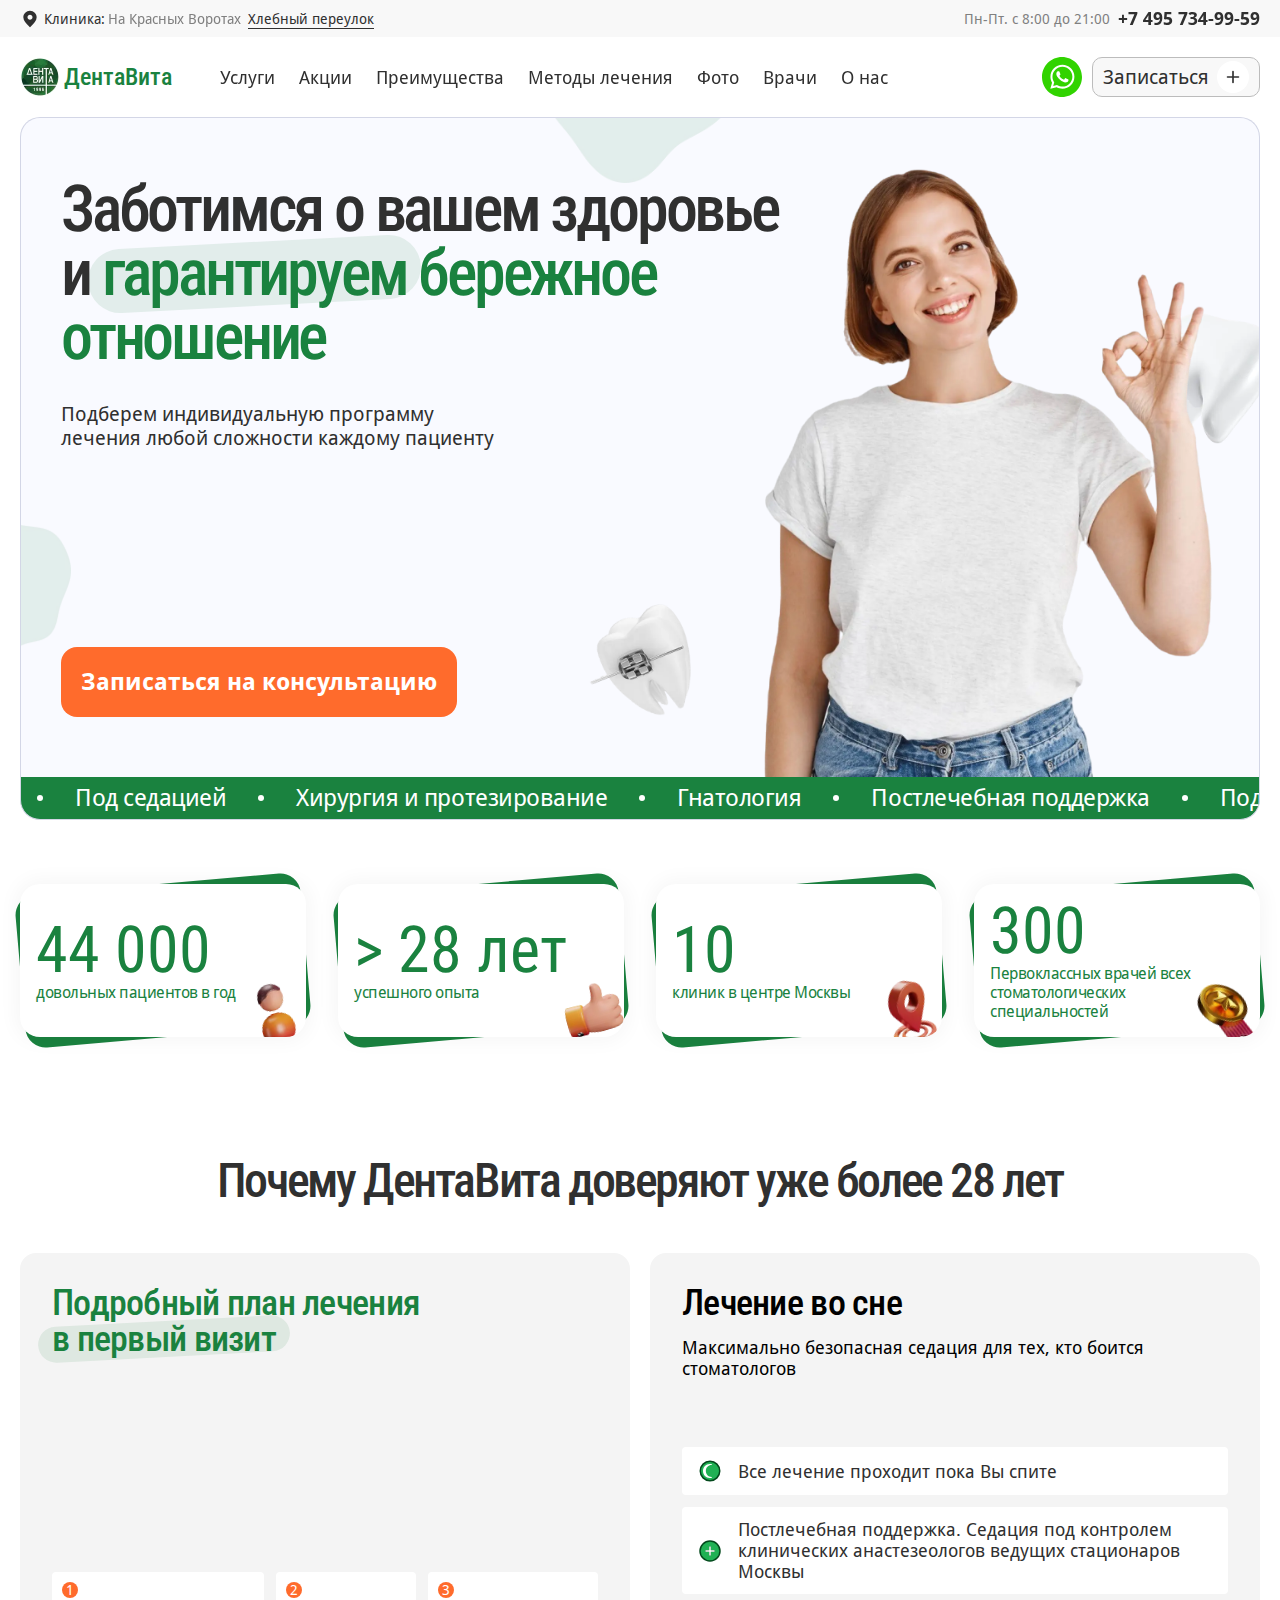
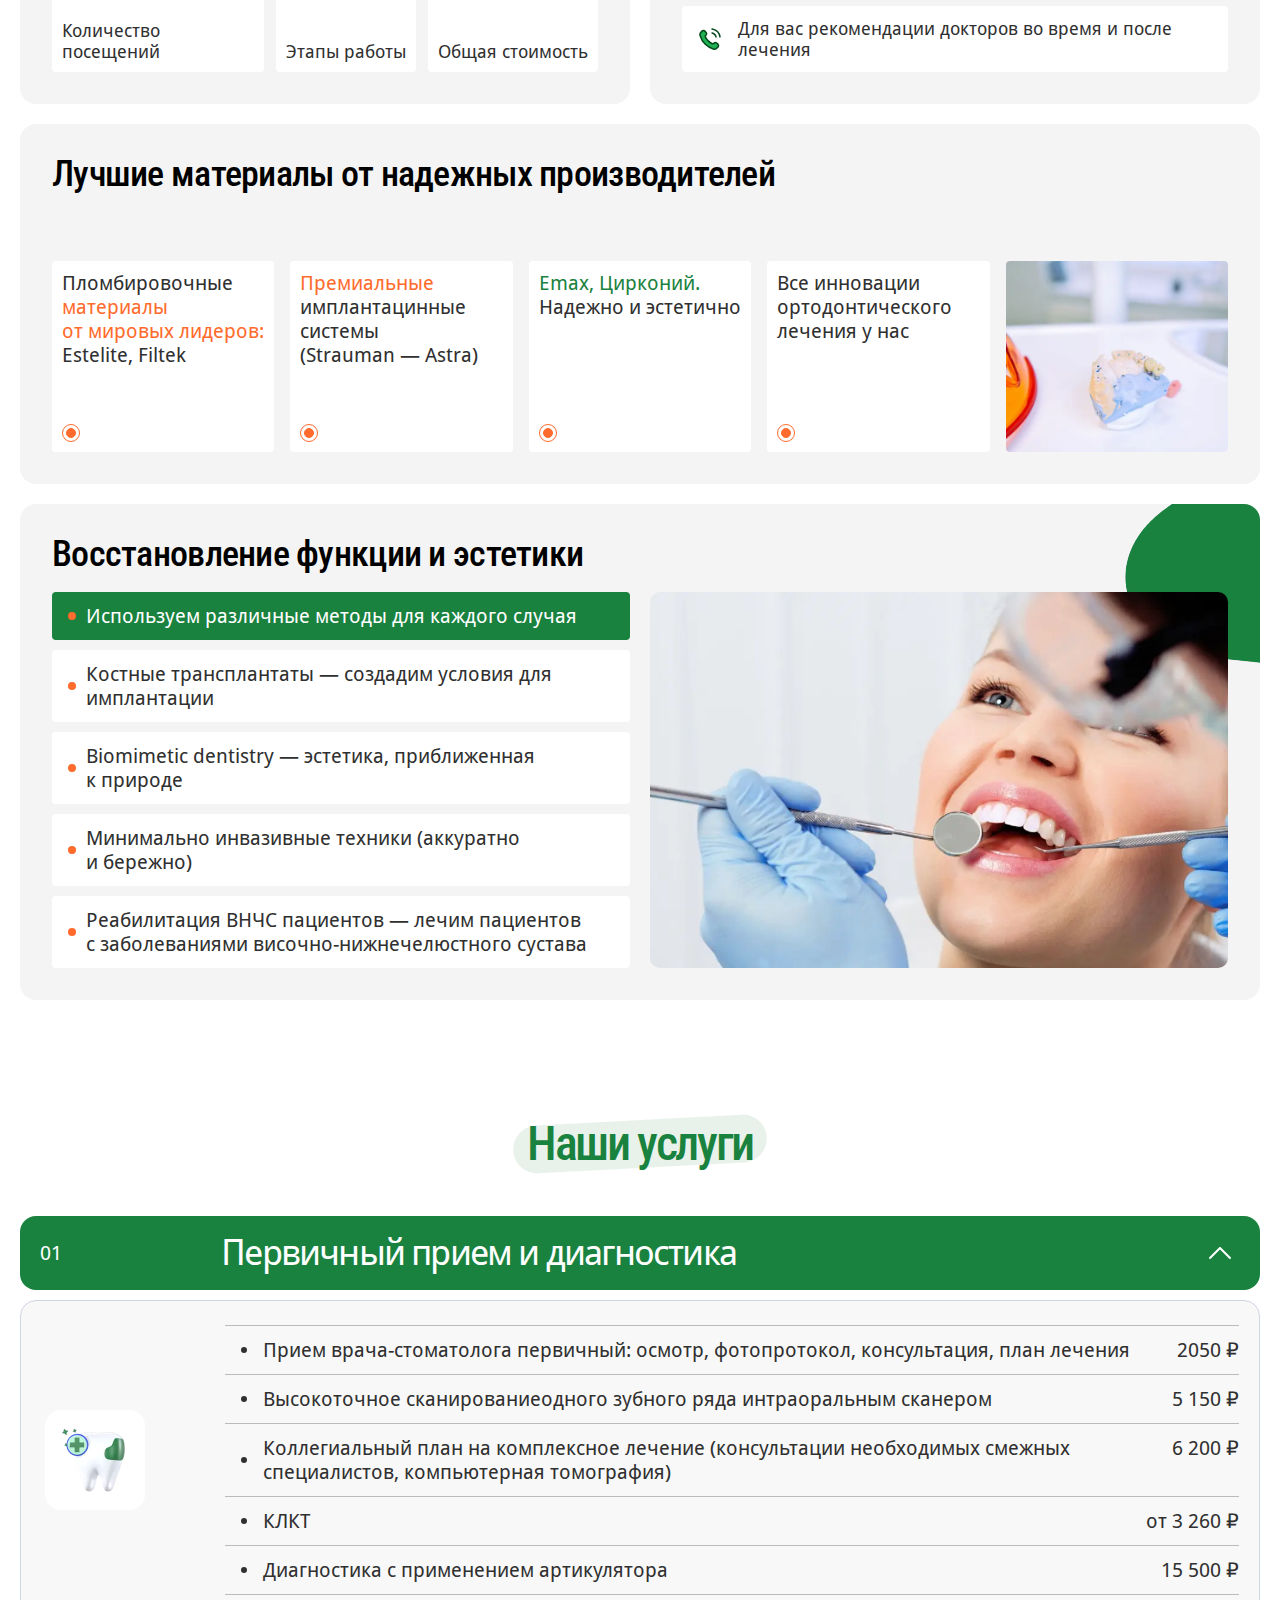
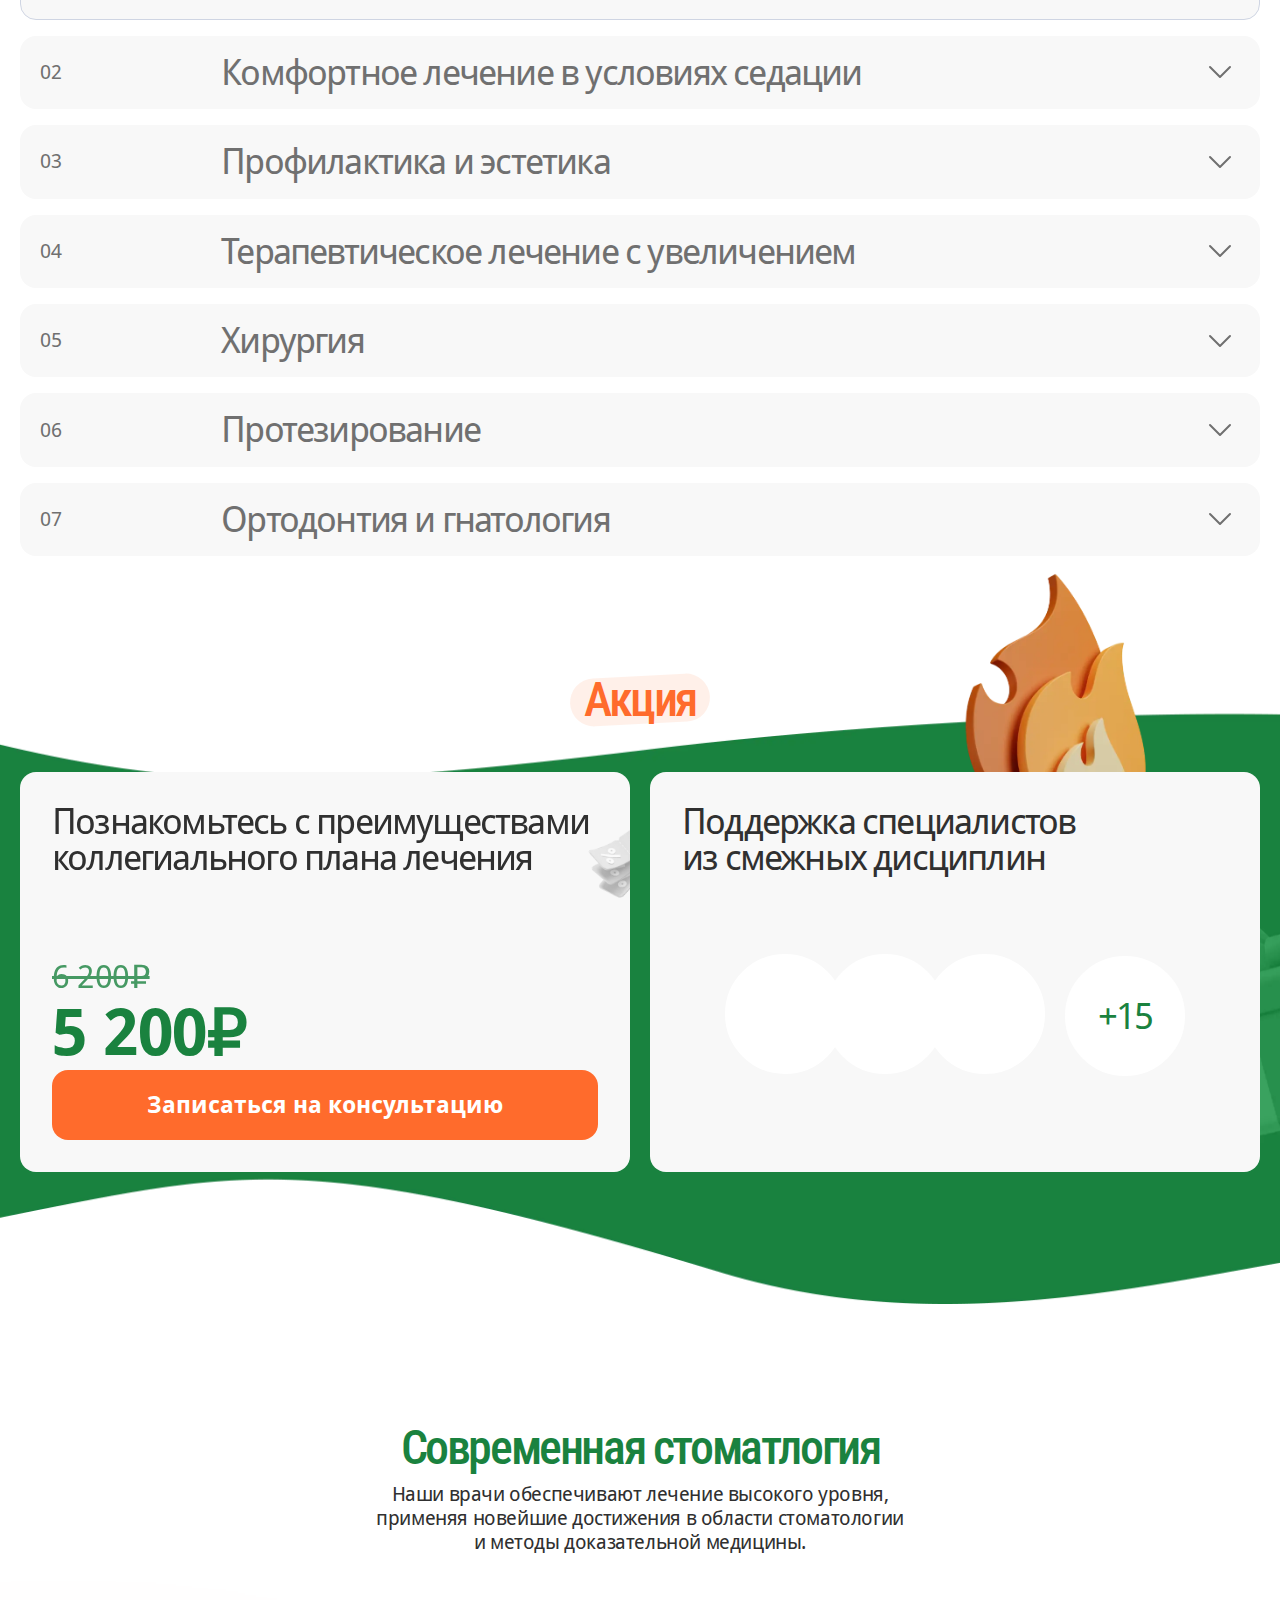
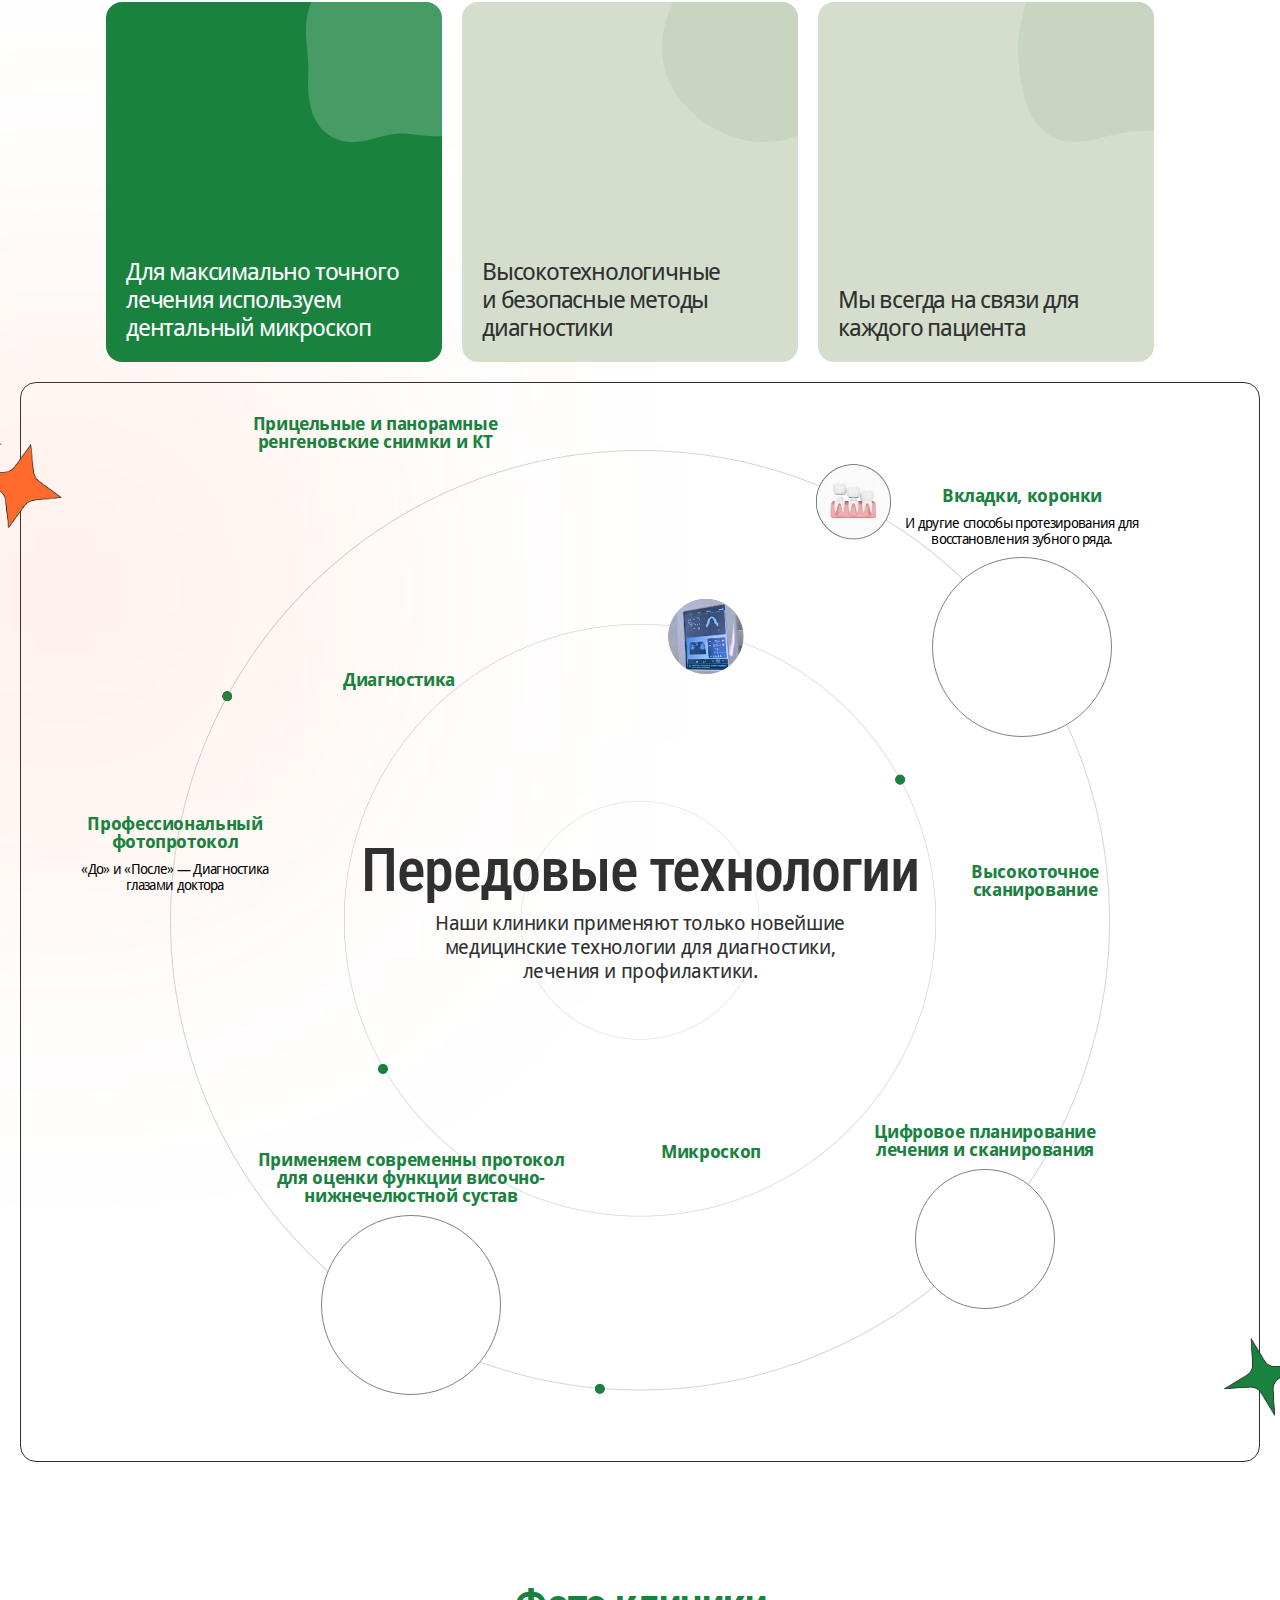
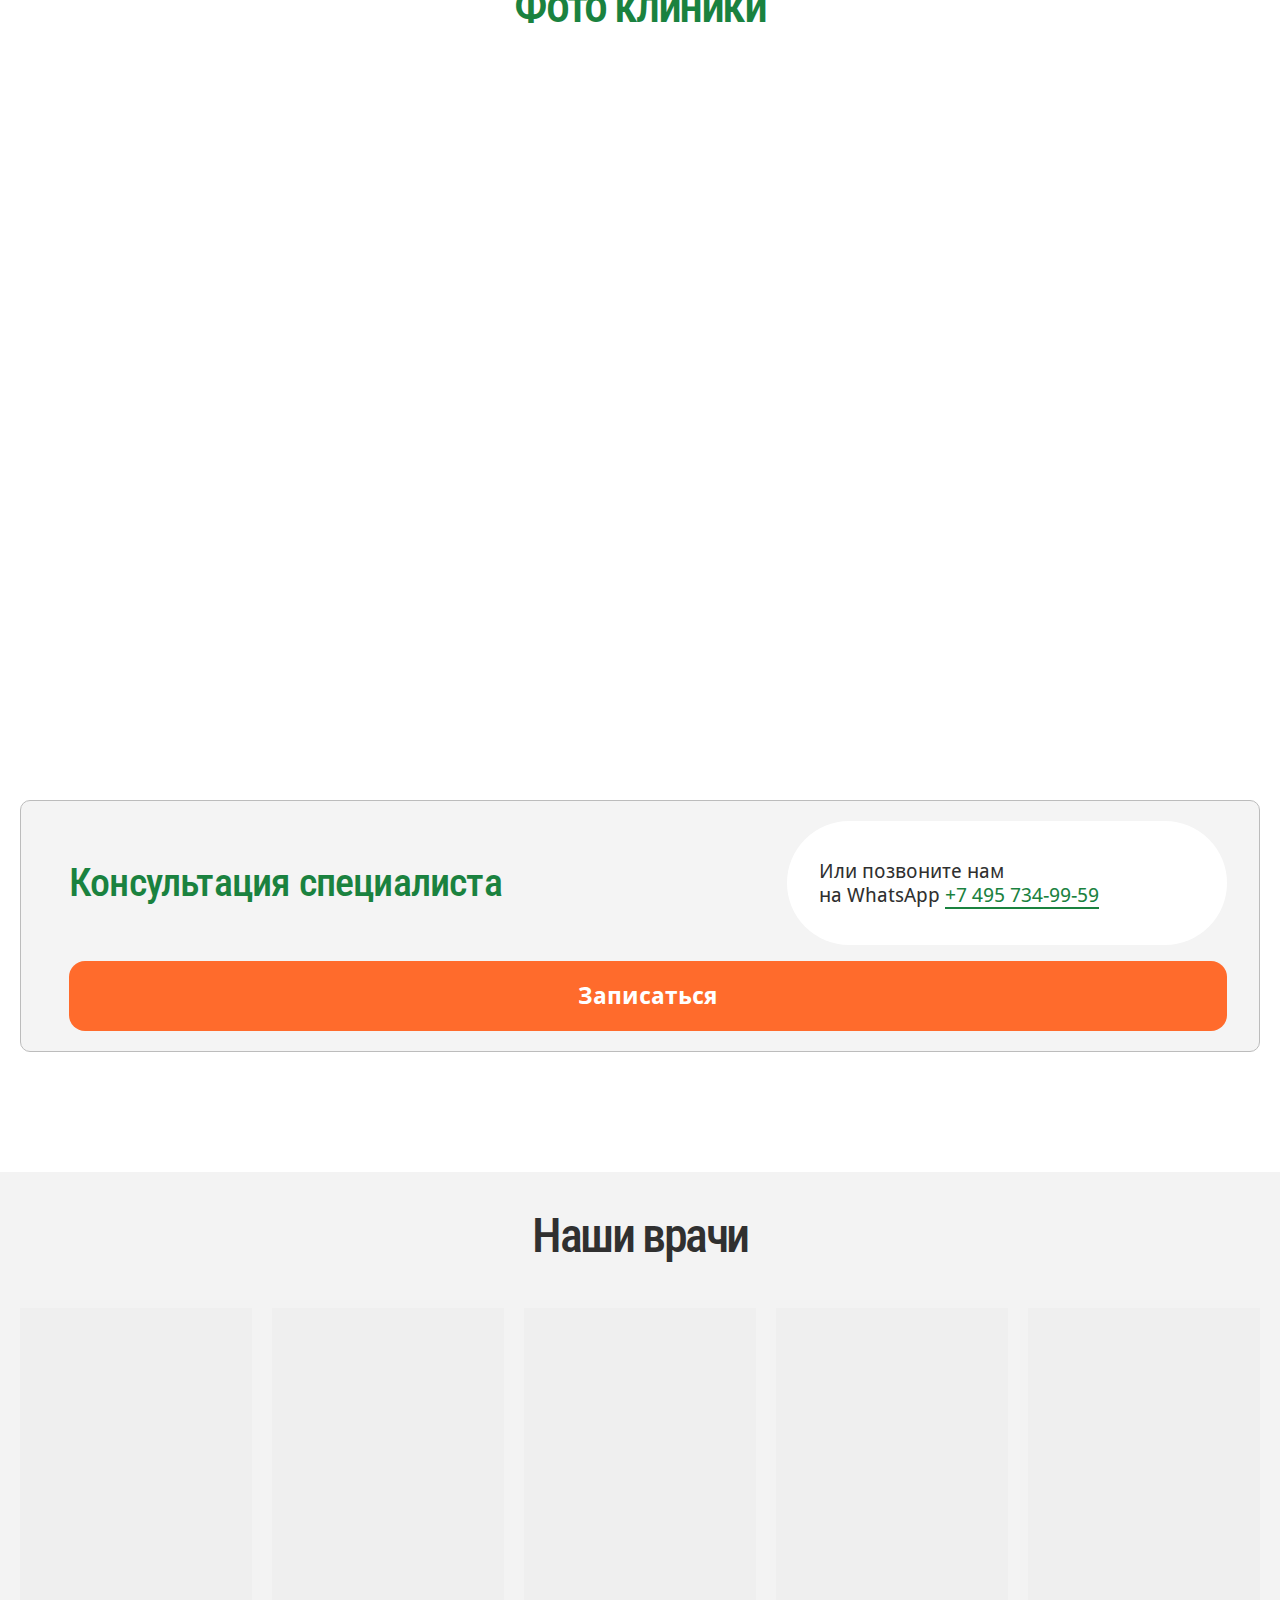
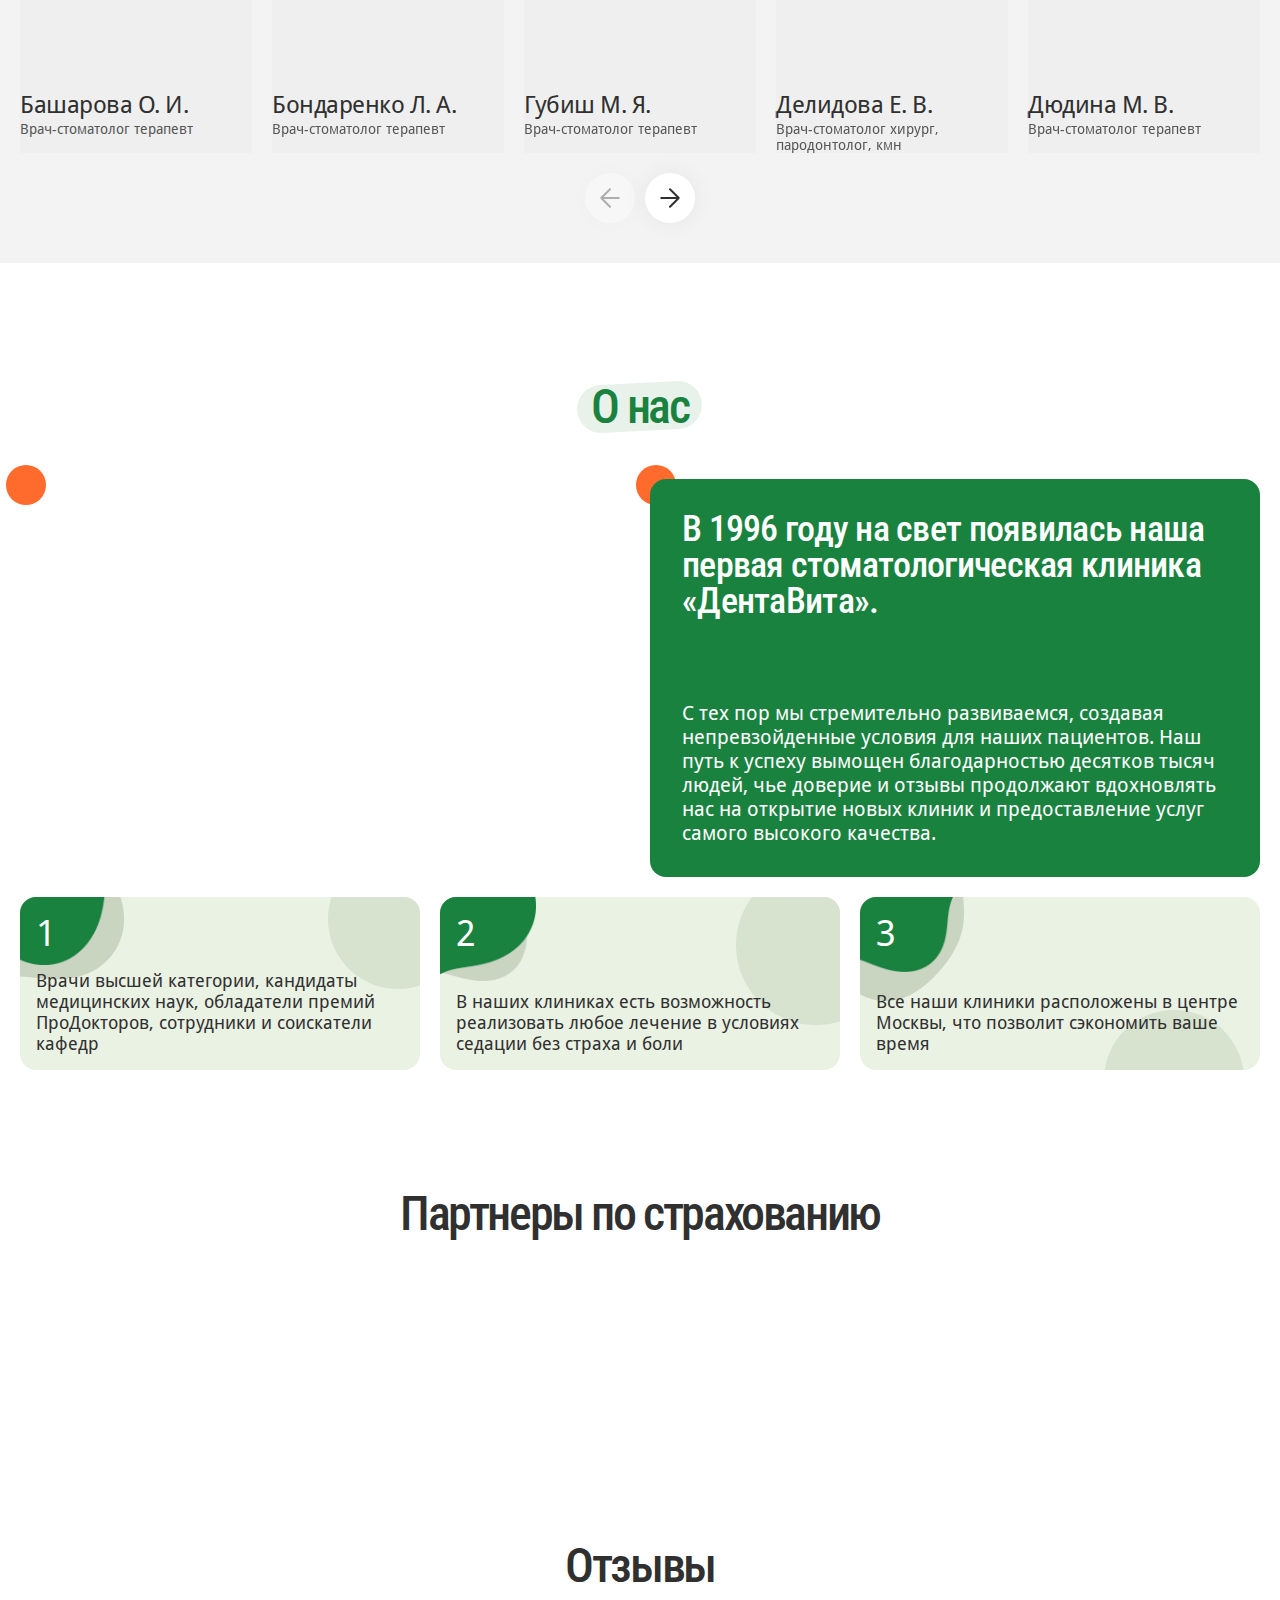
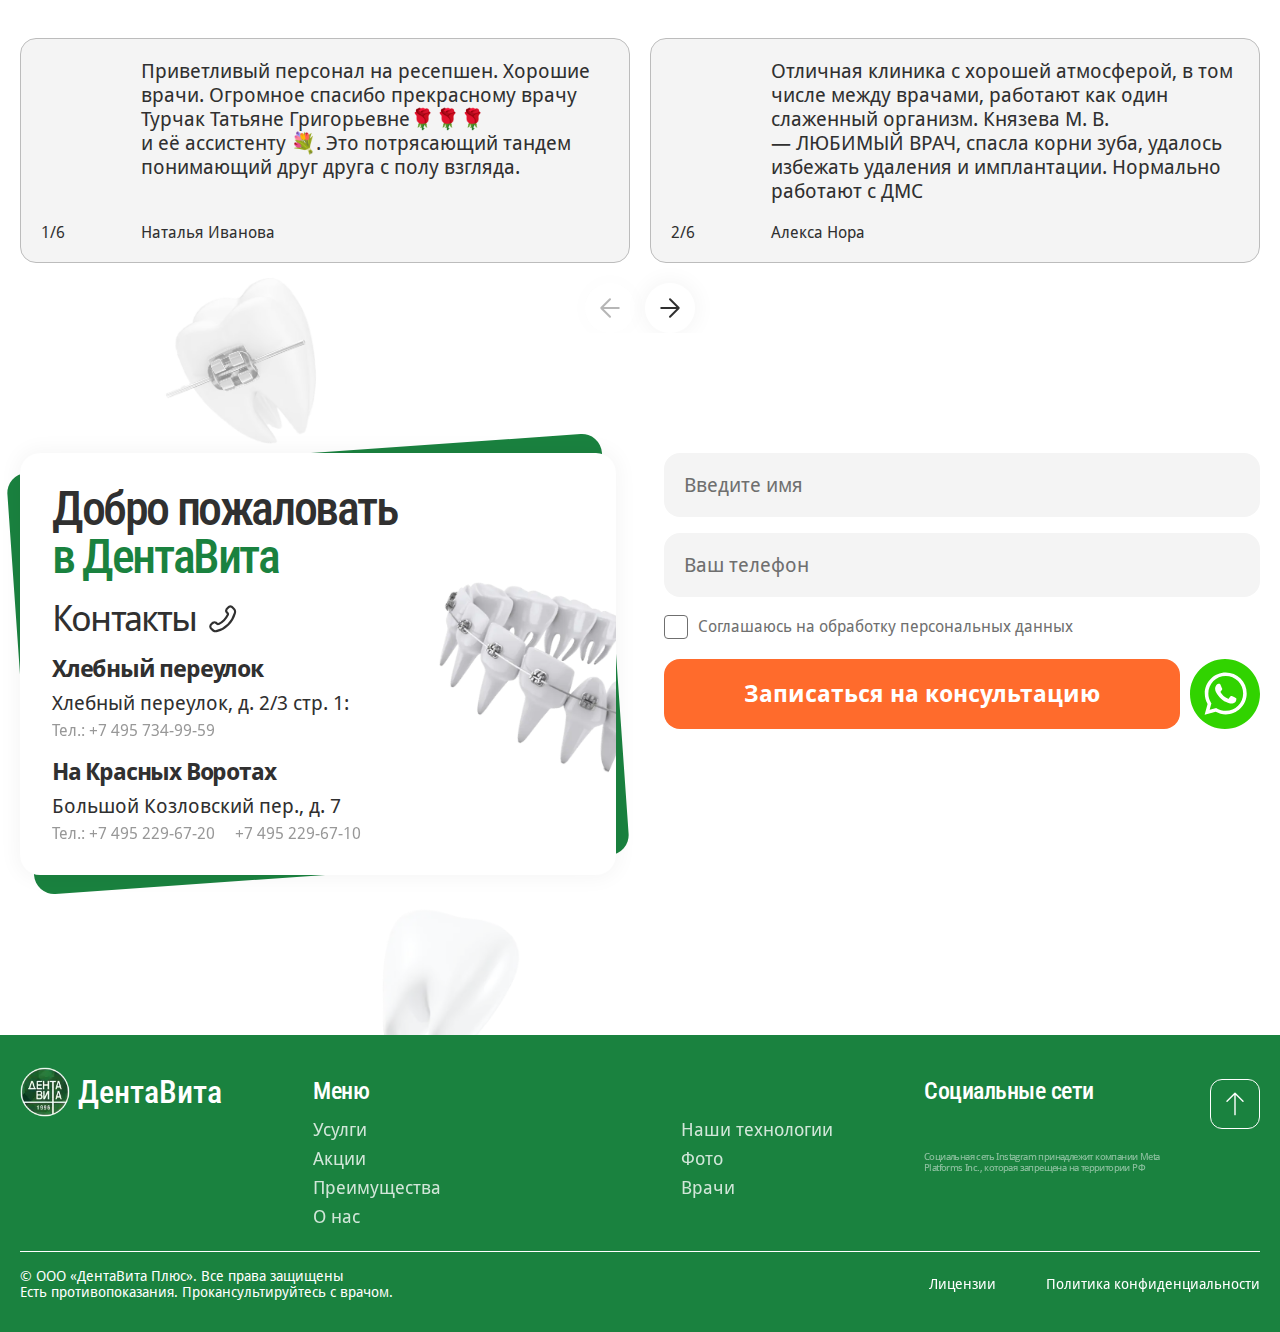
<file: app/subindex.html>
<!DOCTYPE html>
<html lang="ru" class="page">

<head>
  <meta charset="UTF-8">
  <meta name="viewport" content="width=device-width, initial-scale=1.0">
  <meta http-equiv="X-UA-Compatible" content="ie=edge">
  <title>Стоматология ДентаВита</title>
  <link rel="preload" href="fonts/DroidSans.woff2" as="font" type="font/woff2" crossorigin>
  <link rel="preload" href="fonts/DroidSans-Bold.woff2" as="font" type="font/woff2" crossorigin>
  <link rel="preload" href="fonts/RobotoCondensed-Regular.woff2" as="font" type="font/woff2" crossorigin>
  <link rel="preload" href="fonts/RobotoCondensed-Medium.woff2" as="font" type="font/woff2" crossorigin>
  <link rel="stylesheet" href="css/vendor.css">
  <link rel="stylesheet" href="css/main.css">
  <script defer src="js/main.js"></script>
</head>

<script>
  window.objectDoctors = {
    0: {
      image: 'img/staff/image-21.webp',
      name: 'Ольга',
      surname: 'Башарова',
      patronymic: 'Игоревна',
      fullName: function () {
        return `${this.surname} ${this.name} ${this.patronymic}`
      },
      position: 'Врач-стоматолог терапевт',
      details: ``,
      skills: [
        'Лечение кариеса и некариозных поражений твёрдых тканей зубов',
        'Лечение кариеса и некариозных поражений твёрдых тканей зубов',
        'Эндодонтия с применением высокотехнологических методов лечения',
        'Перелечивание корневых каналов зубов',
        'Отбеливание зубов, эндо отбеливание зубов',
        'Профессиональная гигиена полости рта, профилактика заболеваний твёрдых тканей зубов',
        'Терапия тканей пародонта аппаратом Vector',
      ],
      education: [
        { icon: 'img/staff/educating.webp', detail: 'Российский Университет Дружбы Народов (медицинский факультет, отделение «стоматология»)'},
        { icon: 'img/staff/diploma.webp', detail: 'Российский Университет Дружбы Народов (медицинский факультет, отделение «стоматология»)'},
        { icon: 'img/staff/diploma.webp', detail: 'Московский Государственный Медико-Стоматологический Университет (клиническая ординатура по специальности «терапевтическая стоматология»).'}
      ],
      raising: [
        { icon: 'img/staff/molecules.webp', detail: 'Различные виды отбеливания зубов. Показания, противопоказания и возможные осложнения. Эстетическая реставрация после отбеливания'},
        { icon: 'img/staff/cure.webp', detail: 'Лечение пульпита биологическим методом. Применение инновационного материала Biodentine'},
        { icon: 'img/staff/restoration.webp', detail: 'Современные методы устранения дисколоритов зубов'},
        { icon: 'img/staff/cure.webp', detail: 'Новые технологии диагностики и лечения пульпита'},
        { icon: 'img/staff/molecules.webp', detail: 'Лучевая диагностика ВНЧС, 3D-визуализация травм зубов и ЧЛО, кист, опухолей'},
      ]
    },
    1: {
      image: 'img/staff/image-22.webp',
      name: 'Людмила',
      surname: 'Бондаренко',
      patronymic: 'Анатольевна',
      fullName: function () {
        return `${this.surname} ${this.name} ${this.patronymic}`
      },
      position: 'Врач-стоматолог терапевт',
      details: ``,
      skills: [],
      education: [
        { icon: 'img/staff/educating.webp', detail: 'Донецкий Государственный медицинский институт.'},
      ],
      raising: [
        { icon: 'img/staff/molecules.webp', detail: 'Семинар по отбеливанию зубов и мастер-класс часовой клинической системой ZOOM'},
        { icon: 'img/staff/cure.webp', detail: 'Как достичь совершенства в эндодонтическом лечении и реставрации депульпированных зубов'},
        { icon: 'img/staff/restoration.webp', detail: 'Клиника и лечение стеклоиономерными цементами и светоотверждающими композитами'},
        { icon: 'img/staff/deletion.webp', detail: 'Современные концепции в эндодонтии'},
        { icon: 'img/staff/restoration.webp', detail: 'Проблемы перелечивания корневых каналов. Реставрация после эндодонтического лечения'},
      ]
    },
    2: {
      image: 'img/staff/image-23.webp',
      name: 'Марика',
      surname: 'Губиш',
      patronymic: 'Ярославовна',
      fullName: function () {
        return `${this.surname} ${this.name} ${this.patronymic}`
      },
      position: 'Врач-стоматолог терапевт',
      details: ``,
      skills: [],
      education: [
        { icon: 'img/staff/educating.webp', detail: 'Московский Медицинский стоматологический институт им. Н.А. Семашко'},
        { icon: 'img/staff/diploma.webp', detail: 'Клиническая ординатура ММСИ им. Семашко по специальности «терапевтическая стоматология»'},
      ],
      raising: [
        { icon: 'img/staff/deletion.webp', detail: 'Учебный центр « Био Сан» Осложнения эндодонтического лечения, Ошибки и методы их исправления'},
        { icon: 'img/staff/molecules.webp', detail: 'Обработка корневых каналов NITI инструментами системы M-two ( VDW). Пломбирование корневых каналов системой Bee Fill'},
        { icon: 'img/staff/cure.webp', detail: 'Проблемы перелечивание корневых каналов. Реставрация после эндодонтического лечения'},
        { icon: 'img/staff/restoration.webp', detail: 'Современные реставрационные системы'},
        { icon: 'img/staff/deletion.webp', detail: 'Осложнения эндодонтического лечения, Ошибки и методы их исправления'},
      ]
    },
    3: {
      image: 'img/staff/image-24.webp',
      name: 'Екатерина',
      surname: 'Делидова',
      patronymic: 'Владимировна',
      fullName: function () {
        return `${this.surname} ${this.name} ${this.patronymic}`
      },
      position: 'Врач-стоматолог хирург, пародонтолог, кмн',
      details: `
        Екатерина Владимировна в совершенстве владеет навыками профилактики
        стоматологических заболеваний, хирургической стоматологии, дентальной имплантологии,
        восстановительной реконструктивной хирургии мягких тканей и костной ткани в полости рта,
        современными методами диагностики заболеваний челюстно-лицевой области, обследования
        и лечения пациентов с заболеваний пародонта. Она работает в концепции сохранения зубов
        “TISSUE MASTER”-малоинвазивных методов лечения.
        <br>
        <br>
        Работает в концепции сохранения здоровья, долголетия и повышения качества человеческой жизни.
        <br>
        <br>
        Ведет диспансерное наблюдение пациентов. Проводит онкоскрининг в полости рта.
      `,
      skills: [],
      education: [
        { icon: 'img/staff/educating.webp', detail: 'Пермская Государственная Медицинская Академия и клиническая интернатура по специальности - хирургическая стоматология'},
        { icon: 'img/staff/diploma.webp', detail: 'Московский Медико-Стоматологический Университет им. А.И. Евдокимова'},
        { icon: 'img/staff/diploma.webp', detail: 'Преподавательская деятельность, ассистент Кафедры факультетской хирургической стоматологии и имплантологии МГМСУ им. А.И. Евдокимова'},
      ],
      raising: [
        { icon: 'img/staff/implant.webp', detail: 'Методики сохранения и научно-обоснованные протоколы восстановления и твердых и мягких тканей в области имплантатов'},
        { icon: 'img/staff/cure.webp', detail: 'Костная аугментация в имплантологическом лечении'},
        { icon: 'img/staff/restoration.webp', detail: 'Диагностика, лечение и профилактика периимплантитов для хирургов и ортопедов. Современные концепции'},
        { icon: 'img/staff/deletion.webp', detail: 'Малоинвазивная хирургия'},
        { icon: 'img/staff/implant.webp', detail: 'Костная аугментация в дентальной имплантологии'},
      ]
    },
    4: {
      image: 'img/staff/image-25.webp',
      name: 'Марина',
      surname: 'Дюдина',
      patronymic: 'Владимировна',
      fullName: function () {
        return `${this.surname} ${this.name} ${this.patronymic}`
      },
      position: 'Врач-стоматолог терапевт',
      details: ``,
      skills: [
        'Отбеливание',
        'Профилактика стоматологических заболеваний',
        'Профессиональная гигиена полости рта',
        'Анестезия',
        'Лечение кариеса и некариозных поражений зубов',
        'Реставрация',
        'Эндодонтия',
        'Микропротезирование',
        'Консервативное лечение тканей пародонта аппаратом «Вектор»',
      ],
      education: [
        { icon: 'img/staff/educating.webp', detail: 'Омская государственная медицинская академия'},
        { icon: 'img/staff/diploma.webp', detail: 'Клиничиская ординатура ЦНИИС по специальности "терапевтическая стоматология"'},
      ],
      raising: [
        { icon: 'img/staff/molecules.webp', detail: 'ICON-инфильтрационная концепция'},
        { icon: 'img/staff/cure.webp', detail: 'Современные технологии нехирургического лечения пародонтита с использованием системы «Вектор»'},
        { icon: 'img/staff/deletion.webp', detail: 'Вращающиеся NiTi файлы системы M-two'},
        { icon: 'img/staff/restoration.webp', detail: 'Лечение пульпита биологическим методом. Применение инновационного материала Biodentine'},
        { icon: 'img/staff/deletion.webp', detail: 'Лучевая диагностика ВНЧС, 3D-визуализация травм зубов и ЧЛО, кист, опухолей'},
      ]
    },
    5: {
      image: 'img/staff/image-26.webp',
      name: 'Анна',
      surname: 'Ершова',
      patronymic: 'Михайловна',
      fullName: function () {
        return `${this.surname} ${this.name} ${this.patronymic}`
      },
      position: 'Врач-стоматолог хирург, пародонтолог, кмн',
      details: ``,
      skills: [
        'Удаление зубов',
        'Дентальная имплантация',
        'Костная пластика',
        'Пластическая хирургическая пародонтология',
        'Апикальная хирургия',
        'Лечение заболеваний пародонта',
      ],
      education: [
        { icon: 'img/staff/educating.webp', detail: 'ГОУ ВПО Московская медицинская академия им. И.М. Сеченова'},
        { icon: 'img/staff/diploma.webp', detail: 'Интернатура. ГБОУ ВПО Первый Московский государственный медицинский университет им. И.М. Сеченова'},
        { icon: 'img/staff/diploma.webp', detail: 'Ординатура. ГБОУ ВПО Первый Московский государственный медицинский университет им. И.М. Сеченова'},
        { icon: 'img/staff/diploma.webp', detail: 'Аспирантура. ГБОУ ВПО Первый Московский государственный медицинский университет им. И.М. Сеченова'},
      ],
      raising: [
        { icon: 'img/staff/molecules.webp', detail: 'Семинар по дентальной имплантации Astra Tech'},
        { icon: 'img/staff/cure.webp', detail: 'Лекционно-практический курс «Эндоскопическая диагностика и лечение сиалолитиаза'},
        { icon: 'img/staff/deletion.webp', detail: 'Травма челюстно-лицевой области'},
        { icon: 'img/staff/restoration.webp', detail: 'Лекционно-практический курс «Синус-лифтинг»'},
        { icon: 'img/staff/deletion.webp', detail: 'Устранение рецессии десны на зубах и имплантатах. Коррекция дефектов альвеолярного гребня мягкими ткнями'},
      ]
    },
    6: {
      image: 'img/staff/image-27.webp',
      name: 'Ольга',
      surname: 'Ивановская',
      patronymic: 'Игоревна',
      fullName: function () {
        return `${this.surname} ${this.name} ${this.patronymic}`
      },
      position: 'Врач-стоматолог терапевт',
      details: ``,
      skills: [],
      education: [
        { icon: 'img/staff/educating.webp', detail: 'Московский государственный медико-стоматологический университет'},
        { icon: 'img/staff/educating.webp', detail: 'Московский государственный медико-стоматологический университет. Факультет последипломного образования, Стоматология терапевтическая'},
      ],
      raising: [
        { icon: 'img/staff/molecules.webp', detail: 'От эстетики фронта до тотальной композитной реабилитации'},
        { icon: 'img/staff/cure.webp', detail: 'Инновационные подходы к эндодонтическому лечению'},
        { icon: 'img/staff/deletion.webp', detail: 'Препарирование, очистка и обтурация корневого канала'},
        { icon: 'img/staff/restoration.webp', detail: 'Практический курс по реставрациям фронтальных зубов'},
      ]
    },
    7: {
      image: 'img/staff/image-28.webp',
      name: 'Наталья',
      surname: 'Извекова',
      patronymic: 'Владимировна',
      fullName: function () {
        return `${this.surname} ${this.name} ${this.patronymic}`
      },
      position: 'Врач-стоматолог ортопед',
      details: ``,
      skills: [],
      education: [
        { icon: 'img/staff/educating.webp', detail: 'Московский Медицинский стоматологический институт им. Н.А. Семашко'},
        { icon: 'img/staff/diploma.webp', detail: 'Ординатура по специальности «Ортопедическая стоматология»'},
      ],
      raising: [
        { icon: 'img/staff/implant.webp', detail: 'Продвинутые методики протезирования с опорой на имплантаты - от планирования до реализации'},
        { icon: 'img/staff/deletion.webp', detail: 'Лучевая диагностика ВНЧС,3D-визуализация травм зубов и ЧЛО, кист, опухолей'},
        { icon: 'img/staff/cure.webp', detail: 'Препарирование зубов под виниры'},
        { icon: 'img/staff/restoration.webp', detail: 'Первый Глобальный Эстетический конгресс для ортопедов и зубных техников'},
        { icon: 'img/staff/implant.webp', detail: 'Сложные эстетические протоколы имплантологического лечения'},
      ]
    },
    8: {
      image: 'img/staff/image-29.webp',
      name: 'Вера',
      surname: 'Князева',
      patronymic: 'Сергеевна',
      fullName: function () {
        return `${this.surname} ${this.name} ${this.patronymic}`
      },
      position: 'Врач-стоматолог терапевт',
      details: ``,
      skills: [],
      education: [
        { icon: 'img/staff/educating.webp', detail: 'Московский Государственный Медико-Стоматологический Университет по специальности стоматология'},
      ],
      raising: [
        { icon: 'img/staff/molecules.webp', detail: 'Отбеливание зубов клинической системой Zoom'},
        { icon: 'img/staff/cure.webp', detail: 'Революционные технологии в эндодонтическом лечении'},
        { icon: 'img/staff/restoration.webp', detail: 'Современные технологии нехирургического лечения пародонта с использованием системы Вектор'},
        { icon: 'img/staff/deletion.webp', detail: 'Лучевая диагностика ВНЧС, 3D-визуализация травм зубов и ЧЛО, кист, опухолей'},
        { icon: 'img/staff/cure.webp', detail: 'Новые аспекты оптимизации лечения корневых каналов'},
      ]
    },
    9: {
      image: 'img/staff/image-30.webp',
      name: 'Ричард',
      surname: 'Лушков',
      patronymic: 'Михайлович',
      fullName: function () {
        return `${this.surname} ${this.name} ${this.patronymic}`
      },
      position: 'Врач-стоматолог ортопед, кмн',
      details: ``,
      skills: [
        'Съемное и несъемное протезирование зубов',
        'Восстановление эстетики винирами',
        'Протезирование на имплантах',
        'Междисциплинарный подход для восстановления работы всего организма',
        'Сплинт-терапия',
        'Функциональная диагностика с помощью миографа и аксиографа',
        'Восстановление эстетики винирами и люминирами',
        'Создание «голливудских улыбок» по принципам «золотого сечения»',
        'Протезирование на имплантах Straumann, Nobel Biocare',
        'Создание полных протезов при имплантации с немедленной нагрузкой',
        'Цифровой дизайн улыбки',
        'Anti-age-подход: омоложение через протезирование',
        'Восстановительные и культевые вкладки',
        'Применение передовых материалов для протезирования: E.max, Empress, Prettau',
      ],
      education: [
        { icon: 'img/staff/educating.webp', detail: 'Первый Московский государственный медицинский университет им. И.М. Сеченова по специальности «стоматология»'},
        { icon: 'img/staff/diploma.webp', detail: 'Повышение квалификации в МГМУ им. И.М. Сеченова по специальности «стоматология общей практики»'},
        { icon: 'img/staff/diploma.webp', detail: 'Повышение квалификации в МГМУ им. И.М. Сеченова по специальности «стоматология хирургическая»'},
      ],
      raising: [
        { icon: 'img/staff/implant.webp', detail: 'Вводный курс по протезированию на имплантатах'},
        { icon: 'img/staff/cure.webp', detail: 'Эндодонто-пародонтальные дефекты. Хирургическое лечение при-поражениях эндодонта'},
        { icon: 'img/staff/implant.webp', detail: 'Разоблачение полного съемного протезирования'},
        { icon: 'img/staff/restoration.webp', detail: 'Эстетико-функциональная реабилитация пациентов при помощи непрямых керамических реставраций'},
        { icon: 'img/staff/deletion.webp', detail: 'Керамические виниры. От планирования до фиксации'},
      ]
    },
    10: {
      image: 'img/staff/image-31.webp',
      name: 'Анна',
      surname: 'Мальцева',
      patronymic: 'Гарриевна',
      fullName: function () {
        return `${this.surname} ${this.name} ${this.patronymic}`
      },
      position: 'Врач-стоматолог ортопед',
      details: ``,
      skills: [],
      education: [
        { icon: 'img/staff/educating.webp', detail: 'ФГАОУ ВО Первый МГМУ им. И.М. Сеченова / Ассистент кафедры детской, профилактической стоматологии и ортодонтии Института стоматологии им. Е.В. Боровского'},
        { icon: 'img/staff/diploma.webp', detail: 'ФГАОУ ВО Первый МГМУ им. И.М. Сеченова / Ведущий документовед Учебно-методического отдела Учебного управления'},
        { icon: 'img/staff/diploma.webp', detail: 'ФГАОУ ВО Первый МГМУ им. И.М. Сеченова / Старший лаборант кафедры детской, профилактической стоматологии и ортодонтии Института стоматологии им. Е.В. Боровского'},
      ],
      raising: [
        { icon: 'img/staff/molecules.webp', detail: 'Основы применения телемедицинских технологий'},
        { icon: 'img/staff/cure.webp', detail: 'Флексы как прогрессивный метод лечения в современной ортодонтии'},
        { icon: 'img/staff/implant.webp', detail: 'Особенности тотальной реабилитации пациентов, как избежать нарушений ВНЧС при тотальной протезировании и ортодонтическом лечении'},
        { icon: 'img/staff/restoration.webp', detail: 'Непрямые реставрации в детской стоматологии'},
        { icon: 'img/staff/deletion.webp', detail: 'Системный анализ научной литературы в медицине и биомедицине: систематический обзор и мета-анализ'},
      ]
    },
    11: {
      image: 'img/staff/image-32.webp',
      name: 'Артём',
      surname: 'Мирзоян',
      patronymic: 'Сергеевич',
      fullName: function () {
        return `${this.surname} ${this.name} ${this.patronymic}`
      },
      position: 'Врач-стоматолог ортопед',
      details: `
        Кроме хорошо развитых мануальных навыков обладаю необходимыми для хорошего
        врача качествами, такими как: ответственность, внимательность, быстрая обучаемость,
        желание развиваться и совершенствоваться в профессии, чувство такта, стрессоустойчивость,
        желание помогать и любовь к людям. В коллективе проявляю себя вовлеченным в
        командную работу сотрудником.
      `,
      skills: [
        'Комплексная консультация',
        'Работа в бинокулярах',
        'Работа в микроскопе',
        'Протезирования на зубах',
        'Протезирования на имплантатах (Straumann, Nobel, Astra, Neodent, Xive, Osstem, Dentium)',
        'Протезирования по концепции All-on-4 и All-on-6',
        'Протезирования пациентов с полной адентии',
        'Тотальное протезирование',
        'Работа в цифровом протоколе с использованием внутриротового сканера в практике (3Shape, Primescan, Medit, Shining 3d)',
      ],
      education: [
        { icon: 'img/staff/educating.webp', detail: 'МГМСУ им. Евдокимова'},
        { icon: 'img/staff/diploma.webp', detail: 'Ординатура по специальности «Стоматология ортопедическая» в ЦГМА Управления делами Президента РФ'},
      ],
      raising: [
        { icon: 'img/staff/deletion.webp', detail: 'Как избежать нарушений ВНЧС при тотальном протезировании и ортодонтическом лечении'},
        { icon: 'img/staff/restoration.webp', detail: 'Искусство художественной фотографии в стоматологии'},
        { icon: 'img/staff/implant.webp', detail: 'Протезирование оригинальными ортопедическими компонентами на имплантатах Nobel Biocare'},
      ]
    },
    12: {
      image: 'img/staff/image-33.webp',
      name: 'Елена',
      surname: 'Морозова',
      patronymic: 'Сергеевна',
      fullName: function () {
        return `${this.surname} ${this.name} ${this.patronymic}`
      },
      position: 'Врач-стоматолог терапевт',
      details: ``,
      skills: [
        'Лечение кариеса и его осложнений',
        'Лечение некариозных поражений твердых тканей зуба',
        'Эндодонтическое лечение с использованием высокотехнологических современных методик',
        'Реставрация зубов',
        'Профессиональная гигиена полости рта',
        'Отбеливания зубов при помощи современных методик',
        'Микропротезирование',
      ],
      education: [
        { icon: 'img/staff/educating.webp', detail: 'Московский государственный медико-стоматологический университет'},
        { icon: 'img/staff/diploma.webp', detail: 'Интернатура при Московском государственном медико-стоматологическом университете'},
        { icon: 'img/staff/diploma.webp', detail: 'Ординатура на базе кафедры ортопедической стоматологии Московского государственного медико-стоматологического университета имени А.И.Евдокимова'},
      ],
      raising: [
        { icon: 'img/staff/molecules.webp', detail: 'Прошла профессиональную переподготовку по терапевтической стоматологии'},
        { icon: 'img/staff/cure.webp', detail: 'Получила разрешение на работу в Германии, 2020 - 2024 г. - врач-стоматолог общей практики в стоматологической клинике "MVZ Platto & Kollegen", г. Берлин'},
      ]
    },
    13: {
      image: 'img/staff/image-34.webp',
      name: 'Регина',
      surname: 'Мосейко',
      patronymic: 'Альфредовна',
      fullName: function () {
        return `${this.surname} ${this.name} ${this.patronymic}`
      },
      position: 'Врач-стоматолог ортодонт, кмн',
      details: ``,
      skills: [
        'Лечение аномалий прикуса у взрослых и детей прозрачными элайнерами',
        'Применение несъёмных аппаратов на костной опоре для расширения и дистализации',
        'Комбинированные методики лечения с сочетанием комтной опоры с элайнерами или брекетами индивидуального изготовления',
        'Раннее лечение аномалий 3 класса у детей аппаратами на костной опоре',
        'Подготовка к ортогнатической хирургии, имплантации и протезированию',
      ],
      education: [
        { icon: 'img/staff/educating.webp', detail: 'Московский медицинский стоматологический институт им. Н.А. Семашко'},
        { icon: 'img/staff/diploma.webp', detail: 'Клиническая ординатура кафедры ортодонтии и детского протезирования ММСИ'},
        { icon: 'img/staff/diploma.webp', detail: 'Ассистент Кафедры ортодонтии и детского протезирования МГМСУ в течение 11 лет'},
      ],
      raising: [
        { icon: 'img/staff/molecules.webp', detail: 'Международный ортодонтический курс'},
        { icon: 'img/staff/cure.webp', detail: 'Ортодонтическая подготовка к ортогнатической хирургии'},
        { icon: 'img/staff/restoration.webp', detail: 'Invisalign Masterclass Parts 1&2», Dental Couture & Partners'},
        { icon: 'img/staff/deletion.webp', detail: 'Лучевая диагностика ВНЧС, 3D-визуализация травм зубов и ЧЛО, кист, опухолей'},
        { icon: 'img/staff/restoration.webp', detail: 'Функциональная ортодонтия'},
      ]
    },
    14: {
      image: 'img/staff/image-35.webp',
      name: 'Ренат',
      surname: 'Мухаметдинов',
      patronymic: 'Борисович',
      fullName: function () {
        return `${this.surname} ${this.name} ${this.patronymic}`
      },
      position: 'Врач-стоматолог ортопед',
      details: ``,
      skills: [
        'Оказание ортопедических стоматологических услуг в полном объёме',
        'Контроль и соблюдение качества подготовки к протезированию',
        'Диагностика, анализ, консультация пациентов с помощью ОПТГ, КТ, прицельной рентгенограммы зубов',
        'Опыт работы с цифровыми методами диагностики и планирования лечения (DSD)',
        'Опыт и практическое знание работы систем All-on-4, AII-on-6 и различных методик протезирования на имплантах, в частности одномоментной немедленной нагрузкой на импланты',
        'Тотальная реабилитация, восстановление зубных рядов стоматологических пациентов сразличными методиками как на зубах, так и на имплантах (одиночные и мостовидные конструкции)',
        'Эстетическое протезирование с применением керамических виниров, коронок (E-max Press)',
        'Реставрация зубов прямым методом любой сложности',
        'Подготовка зубов после эндодонтического лечения для протезирования коронками с помощью метода Билдап, а также культевыми-штифтовыми вкладками',
        'Микропротезирование зубов – керамические вкладки, накладки, виниры',
        'Протезирование с полной или частичной адентией с помощью съёмного протезирования или условно-съёмного протезирования',
        'Работа с мягкими тканями в области имплантов и зубов, создание овойдов и контуров прорезывания, восстановление десневых сосочков',
        'Диагностика и лечение ВНЧС, а также профилактика заболевания ВНЧС',
        'Работа с увеличением',
        'Работа в Цифровом протоколе, а также комбинированный метод (аналог/цифра), небольшой опыт со сканером 3shape',
        'Протезирование пациентов после ортодонтического лечения',
        'Работа с программой Инфодент',
        'Работа с фотопротоколом',
        'Протезирование на имплантационных системах: Nobel Biocare, Astra Tech, Straumann, Osstem, Dentium, Implantium, Miss, Apolonia CSM, Xive, Alpha Bio.',
      ],
      education: [
        { icon: 'img/staff/educating.webp', detail: 'Московский Государственный Медико-Стоматологический Университет им. А.И. Евдокимова'},
        { icon: 'img/staff/diploma.webp', detail: 'Клиническая интернатура в МГМСУ и на базе стоматологической поликлиники №5 ЗАО'},
        { icon: 'img/staff/diploma.webp', detail: 'Клиническая ординатура МГМСУ г. Москва на кафедре Госпитальной терапевтической стоматологии'},
      ],
      raising: [
        { icon: 'img/staff/molecules.webp', detail: 'Поиск оптимальной эстетики при протезировании безметалловой керамикой на каркасах из диоксида циркония'},
        { icon: 'img/staff/cure.webp', detail: 'Лечение больных с частичной адентией, с применением керамических и металлокерамических конструкций'},
        { icon: 'img/staff/deletion.webp', detail: 'Эстетичные и функциональные непрямые реставрации жевательных зубов-вкладки, накладки. Критерии выбора'},
        { icon: 'img/staff/restoration.webp', detail: 'Реставрация зубов вкладками, винирами, конструкциями из безметалловой керамики с использованием системы IPS.Empress'},
        { icon: 'img/staff/implant.webp', detail: 'Основы принятия решений в имплантологии. Хирургический и ортопедический аспекты'},
      ]
    },
    15: {
      image: 'img/staff/image-36.webp',
      name: 'Анна',
      surname: 'Спиридонова',
      patronymic: 'Олеговна',
      fullName: function () {
        return `${this.surname} ${this.name} ${this.patronymic}`
      },
      position: 'Врач-стоматолог терапевт',
      details: ``,
      skills: [
        'Лечение кариеса и некариозных поражений зубов',
        'Художественная реставрация',
        'Эндодонтия',
        'Отбеливание зубов, в том числе эндо отбеливание',
        'Профессиональная гигиена',
        'Терапия тканей пародонта аппаратом Vector',
      ],
      education: [
        { icon: 'img/staff/educating.webp', detail: 'Новосибирский Государственный медицинский институт, клиническая ординатура на кафедре терапевтической стоматологии'},
      ],
      raising: [
        { icon: 'img/staff/molecules.webp', detail: 'Конгресс стоматологов-Новые горизонты-2016'},
        { icon: 'img/staff/cure.webp', detail: 'Современные технологии нехирургического лечения пародонтита с использованием системы «Вектор»'},
        { icon: 'img/staff/restoration.webp', detail: 'Реставрационная терапия с применением оборудования, материалов и методик'},
        { icon: 'img/staff/deletion.webp', detail: 'Лучевая диагностика ВНЧС, 3D-визуализация травм зубов и ЧЛО, кист, опухолей'},
        { icon: 'img/staff/restoration.webp', detail: 'Оптимальные техники прямой реставрации фронтальной группы зубов'},
      ]
    },
    16: {
      image: 'img/staff/image-37.webp',
      name: 'Наталья',
      surname: 'Тимачева',
      patronymic: 'Юрьевна',
      fullName: function () {
        return `${this.surname} ${this.name} ${this.patronymic}`
      },
      position: 'Главный врач, врач-стоматолог терапевт, кмн',
      details: `
        Наталья Юрьевна опытный доктор. Разносторонне образованный и
        высококвалифицированый специалист, умело сочетающий практическую деятельность с
        научной. Наталья Юрьевна занимается микропротезированием, эстетическими
        реставрациями, проводит процедуры кабинетного и домашнего отбеливания зубов. Однако
        наибольший интерес вызывают проблемы лечения корневых каналов. Профессиональное мастерство и умение использовать самые современные достижения стоматологии на
        практике, позволяют ей всегда достигать максимального результата. Наталья Юрьевна
        внимательно и бережно относится к каждому из своих пациентов и искренне разделяет их
        радость, когда лечение успешно завершено.
      `,
      skills: [],
      education: [
        { icon: 'img/staff/educating.webp', detail: 'Ординатура, аспирантура на базе кафедры госпитальной терапевтической стоматологии Московского Медикостоматологического Университета им. А.И.Евдокимова'},
        { icon: 'img/staff/diploma.webp', detail: 'Прошла стажировку в Италии у профессоров Nicola M Grande и Gianluca Plotino'},
        { icon: 'img/staff/diploma.webp', detail: 'В 2005 защитила кандидатскую диссертацию'},
      ],
      raising: [
        { icon: 'img/staff/molecules.webp', detail: 'Эндодонтия по правилам'},
        { icon: 'img/staff/cure.webp', detail: 'Обезболивание в амбулаторной стоматологической практике'},
        { icon: 'img/staff/implant.webp', detail: 'Актуальные аспекты 3D-визуализации в стоматологии, челюстно-лицевой хирургии и оторинолярингологии'},
        { icon: 'img/staff/restoration.webp', detail: '"Функциональное и этетическое восстановление дефектов твердых тканей. Клинические аспекты микропротезирования'},
        { icon: 'img/staff/deletion.webp', detail: 'Лучевая диагностика ВНЧС, 3D-визуализация травм зубов и ЧЛО, кист, опухолей'},
      ]
    },
    17: {
      image: 'img/staff/image-38.webp',
      name: 'Зарина',
      surname: 'Хадзиева',
      patronymic: 'Солтановна',
      fullName: function () {
        return `${this.surname} ${this.name} ${this.patronymic}`
      },
      position: 'Врач-стоматолог терапевт, кмн',
      details: ``,
      skills: [
        'Лечение кариеса и его осложнений',
        'Лечение некариозных поражений зубов',
        'Эндодонтия, в том числе с использованием операционного микроскопа',
        'Микропротезирование керамическими вкладками',
        'Клиническое отбеливание',
        'Профессиональная гигиена',
        'Консервативное лечение заболеваний тканей пародонта аппаратом "Vector"',
      ],
      education: [
        { icon: 'img/staff/educating.webp', detail: 'Ординатура на базе кафедры стоматологии общей практики Московского Государственного медико-стоматологического университета им. А. Н. Семашко'},
        { icon: 'img/staff/diploma.webp', detail: 'Аспирантура на базе кафедры госпитальной терапевтической стоматологии Московского Государственного медико-стоматологического университета им. А. И. Евдокимова'},
        { icon: 'img/staff/diploma.webp', detail: 'В 2004г. защитила кандидатскую диссертацию'},
      ],
      raising: [
        { icon: 'img/staff/molecules.webp', detail: 'Функциональное и этетическое восстановление дефектов твердых тканей. Клинические аспекты микропротезирования'},
        { icon: 'img/staff/cure.webp', detail: 'Лечение пульпита биологическим методом. Применение инновационного материала Biodentine'},
        { icon: 'img/staff/restoration.webp', detail: 'Путеводитель по реставрации боковых зубов'},
        { icon: 'img/staff/deletion.webp', detail: 'Лучевая диагностика ВНЧС, 3D-визуализация травм зубов и ЧЛО, кист, опухолей'},
        { icon: 'img/staff/restoration.webp', detail: 'Реставрация, ошибки и их устранение'},
      ]
    },
  }
</script>
<body class="page-body">
  <h1 class="visually-hidden">
    Главная страница
</h1>

  <div class="site-container">
    <header class="header">
      <div class="header-top">
        <div class="container">
          <p class="header-top-start">
            <span class="icon">
              <svg>
                <use xlink:href="img/icons/location.svg#svg-location"></use>
              </svg>
            </span>
            Клиника:
            <a href="index.html" class="btn btn-inherit">
              На Красных Воротах
            </a>
            <a href="subindex.html" class="btn btn-inherit is-active text-underline">
              Хлебный переулок
            </a>
          </p>

          <p class="header-top-end"
            data-transfer-origin="header-top-end"
            data-transfer-breakpoint="1200">
            <span class="text-color-gray">Пн-Пт. с 8:00 до 21:00</span>

            <a href="tel:+74957349959" class="btn header-phone">
              +7 495 734-99-59
            </a>
          </p>
        </div>
      </div>
      <div class="header-main">
        <div class="container">
          <a href="#" class="brand">
            <picture>
              <source srcset="img/logo.webp" type="image/webp">
              <img loading="lazy" src="img/logo.png" class="image" width="40" height="40" alt="Лого">
            </picture>
            <span>
              ДентаВита
            </span>
          </a>

          <ul class="list-reset navbar-nav"
            data-transfer-origin="navbar-nav"
            data-transfer-breakpoint="1200">
            <li class="nav-item">
              <button type="button" class="btn nav-link"
                data-scroll-target="#section1"
                data-bs-dismiss="offcanvas">
                Услуги
              </button>
            </li>
            <li class="nav-item">
              <button type="button" class="btn nav-link"
                data-scroll-target="#section2"
                data-bs-dismiss="offcanvas">
                Акции
              </button>
            </li>
            <li class="nav-item">
              <button type="button" class="btn nav-link"
                data-scroll-target="#section3"
                data-bs-dismiss="offcanvas">
                Преимущества
              </button>
            </li>
            <li class="nav-item">
              <button type="button" class="btn nav-link"
                data-scroll-target="#section4"
                data-bs-dismiss="offcanvas">
                Методы лечения
              </button>
            </li>
            <li class="nav-item">
              <button type="button" class="btn nav-link"
                data-scroll-target="#section5"
                data-bs-dismiss="offcanvas">
                Фото
              </button>
            </li>
            <li class="nav-item">
              <button type="button" class="btn nav-link"
                data-scroll-target="#section6"
                data-bs-dismiss="offcanvas">
                Врачи
              </button>
            </li>
            <li class="nav-item">
              <button type="button" class="btn nav-link"
                data-scroll-target="#section7"
                data-bs-dismiss="offcanvas">
                О нас
              </button>
            </li>
          </ul>

          <ul class="list-reset navbar-buttons"
            data-transfer-origin="navbar-buttons"
            data-transfer-breakpoint="1200"
            data-transfer-placement="first">
            <li class="nav-item">
              <a href="#" class="btn btn-base btn-icon nav-link">
                <span class="icon">
                  <svg>
                    <use xlink:href="img/icons/whatsapp.svg#svg-whatsapp"></use>
                  </svg>
                </span>
              </a>
            </li>
            <li class="nav-item">
              <button type="button" class="btn btn-base btn-light nav-link"
                data-bs-toggle="modal"
                data-bs-target="#modal-form">
                Записаться

                <span class="icon">
                  <svg>
                    <use xlink:href="img/icons/plus-circle.svg#svg-plus-circle"></use>
                  </svg>
                </span>
              </button>
            </li>
          </ul>

          <button class="btn btn-menu" type="button"
            data-bs-toggle="offcanvas" data-bs-target="#offcanvas-navigation"
            aria-controls="Навигационное меню">
            <span class="icon">
              <svg>
                <use xlink:href="img/icons/menu.svg#svg-menu"></use>
              </svg>
            </span>
          </button>
        </div>
      </div>
    </header>

    <main class="main">
      <div class="main-section">
        <section class="section hero">
          <div class="container">
            <div class="hero-content">
              <span class="decoration blob-1"></span>
              <span class="decoration blob-2"></span>
              <span class="decoration teeth-1"></span>
              <span class="decoration teeth-2"></span>

              <h2 class="hero-content-title h1">
                Заботимся о вашем здоровье и <span class="text-color-secondary"><span class="text-placeholder">гарантируем</span> бережное отношение</span>
              </h2>
              <p class="hero-content-text">
                Подберем индивидуальную программу лечения любой сложности каждому пациенту
              </p>
              <button type="button" class="btn btn-xl btn-primary hero-content-btn"
                data-transfer-origin="button-fixed"
                data-transfer-breakpoint="992"
                data-bs-toggle="modal"
                data-bs-target="#modal-form">
                Записаться на консультацию
              </button>

              <picture class="hero-content-picture">
                <source srcset="./img/hero/image.webp" type="image/webp">
                <img loading="lazy" src="./img/hero/image.png" class="hero-content-image" width="660" height="910" alt="Картинка">
              </picture>
            </div>
            <div class="ticker hero-ticker">
              <ul class="list-reset ticker-list">
                <li>
                  Под седацией
                </li>
                <li>
                  Хирургия и протезирование
                </li>
                <li>
                  Гнатология
                </li>
                <li>
                  Постлечебная поддержка
                </li>
              </ul>
              <ul class="list-reset ticker-list">
                <li>
                  Под седацией
                </li>
                <li>
                  Хирургия и протезирование
                </li>
                <li>
                  Гнатология
                </li>
                <li>
                  Постлечебная поддержка
                </li>
              </ul>
            </div>

            <ul class="list-reset hero-features">
              <li class="hero-features-item">
                <div class="hero-features-item-content">
                  <h3 class="h1 hero-features-item-title">
                    44 000
                  </h3>

                  <p class="hero-features-item-text">
                    довольных пациентов в год
                  </p>
                </div>
              </li>
              <li class="hero-features-item">
                <div class="hero-features-item-content">
                  <h3 class="h1 hero-features-item-title">
                    > 28 лет
                  </h3>

                  <p class="hero-features-item-text">
                    успешного опыта
                  </p>
                </div>
              </li>
              <li class="hero-features-item">
                <div class="hero-features-item-content">
                  <h3 class="h1 hero-features-item-title">
                    10
                  </h3>

                  <p class="hero-features-item-text">
                    клиник в центре Москвы
                  </p>
                </div>
              </li>
              <li class="hero-features-item">
                <div class="hero-features-item-content">
                  <h3 class="h1 hero-features-item-title">
                    300
                  </h3>

                  <p class="hero-features-item-text">
                    Первоклассных врачей всех стоматологических специальностей
                  </p>
                </div>
              </li>
            </ul>
          </div>
        </section>

        <section id="section4" class="section trust">
          <div class="container">
            <div class="section-header">
              <h2 class="section-title">
                Почему ДентаВита доверяют уже более 28 лет
              </h2>
            </div>

            <div class="trust-content">
              <article class="trust-item">
                <h3 class="trust-item-title">
                  <span class="text-color-secondary">
                    Подробный план лечения
                    <span class="text-placeholder">в первый визит</span>
                  </span>
                </h3>

                <ol class="list-reset trust-visit">
                  <li class="trust-visit-item">
                    Количество посещений
                  </li>
                  <li class="trust-visit-item">
                    Этапы работы
                  </li>
                  <li class="trust-visit-item">
                    Общая стоимость
                  </li>
                </ol>
              </article>

              <article class="trust-item">
                <h3 class="trust-item-title">
                  Лечение во сне
                </h3>
                <p class="trust-item-subtitle">
                  Максимально безопасная седация для тех, кто боится стоматологов
                </p>

                <ul class="list-reset trust-cure">
                  <li class="trust-cure-item">
                    <img loading="lazy" src="img/icons/moon.svg" class="image" width="24" height="24" alt="Иконка">

                    Все лечение проходит пока Вы спите
                  </li>
                  <li class="trust-cure-item">
                    <img loading="lazy" src="img/icons/cure.svg" class="image" width="24" height="24" alt="Иконка">

                    Постлечебная поддержка. Седация под контролем клинических анастезеологов ведущих стационаров Москвы
                  </li>
                  <li class="trust-cure-item">
                    <img loading="lazy" src="img/icons/call.svg" class="image" width="24" height="24" alt="Иконка">

                    Для вас рекомендации докторов во время и после лечения
                  </li>
                </ul>
              </article>

              <article class="trust-item trust-item--full">
                <h3 class="trust-item-title">
                  Лучшие материалы от надежных производителей
                </h3>

                <div class="swiper-container trust-swiper">
                  <div class="swiper">
                    <div class="swiper-wrapper">
                      <div class="swiper-slide">
                        <article class="trust-swiper-item">
                          <p>
                            Пломбировочные <span class="text-color-primary">материалы от мировых лидеров:</span> Estelite, Filtek
                          </p>
                        </article>
                      </div>
                      <div class="swiper-slide">
                        <article class="trust-swiper-item">
                          <p>
                            <span class="text-color-primary">Премиальные</span> имплантацинные системы (Strauman — Astra)
                          </p>
                        </article>
                      </div>
                      <div class="swiper-slide">
                        <article class="trust-swiper-item">
                          <p>
                            <span class="text-color-secondary">Emax, Цирконий.</span>
                            <br>
                            Надежно и эстетично
                          </p>
                        </article>
                      </div>
                      <div class="swiper-slide">
                        <article class="trust-swiper-item">
                          <p>
                            Все инновации ортодонтического лечения у нас
                          </p>
                        </article>
                      </div>
                      <div class="swiper-slide">
                        <picture class="trust-swiper-picture">
                          <source srcset="img/trust/image.webp" type="image/webp">
                          <img loading="lazy" src="img/trust/image.jpg" class="trust-swiper-image" width="256" height="220" alt="Картинка">
                        </picture>
                      </div>
                    </div>
                  </div>

                  <div class="swiper-pagination"></div>
                </div>
              </article>

              <article class="trust-item trust-item--full trust-item--picture"
                data-transfer-target="trust-recovery-picture"></article>

              <article class="trust-item trust-item--full trust-item--recovery">
                <h3 class="trust-item-title">
                  Восстановление функции и эстетики
                </h3>

                <div class="trust-recovery">
                  <ul class="list-reset trust-recovery-list">
                    <li class="trust-recovery-item">
                      Используем различные методы для каждого случая
                    </li>
                    <li class="trust-recovery-item">
                      Костные трансплантаты — создадим условия для имплантации
                    </li>
                    <li class="trust-recovery-item">
                      Biomimetic dentistry — эстетика, приближенная к природе
                    </li>
                    <li class="trust-recovery-item">
                      Минимально инвазивные техники (аккуратно и бережно)
                    </li>
                    <li class="trust-recovery-item">
                      Реабилитация ВНЧС пациентов — лечим пациентов с заболеваниями височно-нижнечелюстного сустава
                    </li>
                  </ul>

                  <picture
                    data-transfer-origin="trust-recovery-picture"
                    data-transfer-breakpoint="992">
                    <source srcset="img/trust/recovery.webp" type="image/webp">
                    <img loading="lazy" src="img/trust/recovery.jpg" class="trust-recovery-image" width="660" height="313" alt="Картинка">
                  </picture>
                </div>
              </article>
            </div>
          </div>
        </section>

        <section id="section1" class="section favors">
          <div class="container">
            <div class="section-header">
              <h2 class="section-title">
                <span class="text-color-secondary text-placeholder">
                  Наши услуги
                </span>
              </h2>
            </div>

            <ul id="accordion-favors" class="list-reset favors-list accordion">
              <li class="favors-item">
                <div class="accordion-item">
                  <h2 class="accordion-header">
                    <button class="accordion-button" type="button"
                      data-bs-toggle="collapse"
                      data-bs-target="#collapse-favors-1"
                      aria-expanded="true"
                      aria-controls="collapse-favors-1">
                      Первичный прием и диагностика

                      <span class="icon accordion-button-icon">
                        <svg>
                          <use xlink:href="img/icons/chevron-up.svg#svg-chevron-up"></use>
                        </svg>
                      </span>
                    </button>
                  </h2>
                  <div id="collapse-favors-1" class="accordion-collapse collapse show"
                    data-bs-parent="#accordion-favors">
                    <div class="accordion-body">
                      <div class="accordion-body-content">
                        <picture>
                          <source srcset="img/favors/image-1.webp" type="image/webp">
                          <img loading="lazy" src="img/favors/image-1.png" class="image" width="100" height="100" alt="Картинка">
                        </picture>

                        <ul class="list">
                          <li class="list-item">
                            <div class="list-item-content">
                              <span>
                                Прием врача-стоматолога первичный: осмотр, фотопротокол, консультация, план лечения
                              </span>

                              <span>
                                2050 ₽
                              </span>
                            </div>
                          </li>
                          <li class="list-item">
                            <div class="list-item-content">
                              <span>
                                Высокоточное сканированиеодного зубного ряда интраоральным сканером
                              </span>

                              <span>
                                5 150 ₽
                              </span>
                            </div>
                          </li>
                          <li class="list-item">
                            <div class="list-item-content">
                              <span>
                                Коллегиальный план на комплексное лечение (консультации необходимых смежных специалистов, компьютерная томография)
                              </span>

                              <span>
                                6 200 ₽
                              </span>
                            </div>
                          </li>
                          <li class="list-item">
                            <div class="list-item-content">
                              <span>
                                КЛКТ
                              </span>

                              <span>
                                от 3 260 ₽
                              </span>
                            </div>
                          </li>
                          <li class="list-item">
                            <div class="list-item-content">
                              <span>
                                Диагностика с применением артикулятора
                              </span>

                              <span>
                                15 500 ₽
                              </span>
                            </div>
                          </li>
                        </ul>
                      </div>
                    </div>
                  </div>
                </div>
              </li>
              <li class="favors-item">
                <div class="accordion-item">
                  <h2 class="accordion-header">
                    <button class="accordion-button collapsed" type="button"
                      data-bs-toggle="collapse"
                      data-bs-target="#collapse-favors-2"
                      aria-expanded="false"
                      aria-controls="collapse-favors-2">
                      Комфортное лечение в условиях седации

                      <span class="icon accordion-button-icon">
                        <svg>
                          <use xlink:href="img/icons/chevron-up.svg#svg-chevron-up"></use>
                        </svg>
                      </span>
                    </button>
                  </h2>
                  <div id="collapse-favors-2" class="accordion-collapse collapse"
                    data-bs-parent="#accordion-favors">
                    <div class="accordion-body">
                      <div class="accordion-body-content">
                        <picture>
                          <source srcset="img/favors/image-2.webp" type="image/webp">
                          <img loading="lazy" src="img/favors/image-2.png" class="image" width="100" height="100" alt="Картинка">
                        </picture>

                        <ul class="list">
                          <li class="list-item">
                            <div class="list-item-content">
                              <span>
                                «Седация глубокая пропофол 30 минут»
                              </span>

                              <span>
                                9 450 ₽
                              </span>
                            </div>
                          </li>
                          <li class="list-item">
                            <div class="list-item-content">
                              <span>
                                Закись азота
                              </span>

                              <span>
                                6 300 ₽
                              </span>
                            </div>
                          </li>
                          <li class="list-item">
                            <div class="list-item-content">
                              <span>
                                Севоран
                              </span>

                              <span>
                                11 030 ₽
                              </span>
                            </div>
                          </li>
                        </ul>
                      </div>
                    </div>
                  </div>
                </div>
              </li>
              <li class="favors-item">
                <div class="accordion-item">
                  <h2 class="accordion-header">
                    <button class="accordion-button collapsed" type="button"
                      data-bs-toggle="collapse"
                      data-bs-target="#collapse-favors-3"
                      aria-expanded="false"
                      aria-controls="collapse-favors-3">
                      Профилактика и эстетика

                      <span class="icon accordion-button-icon">
                        <svg>
                          <use xlink:href="img/icons/chevron-up.svg#svg-chevron-up"></use>
                        </svg>
                      </span>
                    </button>
                  </h2>
                  <div id="collapse-favors-3" class="accordion-collapse collapse"
                    data-bs-parent="#accordion-favors">
                    <div class="accordion-body">
                      <div class="accordion-body-content">
                        <picture>
                          <source srcset="img/favors/image-3.webp" type="image/webp">
                          <img loading="lazy" src="img/favors/image-3.png" class="image" width="100" height="100" alt="Картинка">
                        </picture>

                        <ul class="list">
                          <li class="list-item">
                            <div class="list-item-content">
                              <span>
                                Профессиональная гигиена полости рта и зубов
                              </span>

                              <span>
                                10 700 ₽
                              </span>
                            </div>
                          </li>
                          <li class="list-item">
                            <div class="list-item-content">
                              <span>
                                Профессиональное отбеливание зубов «ZOOM»/«FLASH»
                              </span>

                              <span>
                                42 110 ₽
                              </span>
                            </div>
                          </li>
                          <li class="list-item">
                            <div class="list-item-content">
                              <span>
                                Лечение фиссурного кариеса/клиновидного дефекта
                              </span>

                              <span>
                                7 560 ₽
                              </span>
                            </div>
                          </li>
                          <li class="list-item">
                            <div class="list-item-content">
                              <span>
                                Восстановление зуба пломбой (1 поверхность) с использование материалов из фотополимеров
                              </span>

                              <span>
                                12 390 ₽
                              </span>
                            </div>
                          </li>
                        </ul>
                      </div>
                    </div>
                  </div>
                </div>
              </li>
              <li class="favors-item">
                <div class="accordion-item">
                  <h2 class="accordion-header">
                    <button class="accordion-button collapsed" type="button"
                      data-bs-toggle="collapse"
                      data-bs-target="#collapse-favors-4"
                      aria-expanded="false"
                      aria-controls="collapse-favors-4">
                      Терапевтическое лечение с увеличением

                      <span class="icon accordion-button-icon">
                        <svg>
                          <use xlink:href="img/icons/chevron-up.svg#svg-chevron-up"></use>
                        </svg>
                      </span>
                    </button>
                  </h2>
                  <div id="collapse-favors-4" class="accordion-collapse collapse"
                    data-bs-parent="#accordion-favors">
                    <div class="accordion-body">
                      <div class="accordion-body-content">
                        <picture>
                          <source srcset="img/favors/image-4.webp" type="image/webp">
                          <img loading="lazy" src="img/favors/image-4.png" class="image" width="100" height="100" alt="Картинка">
                        </picture>

                        <ul class="list">
                          <li class="list-item">
                            <div class="list-item-content">
                              <span>
                                Применение микроскопа при обработке плохопроходимых каналов со сложной анатомией зуба
                              </span>

                              <span>
                                10 290 ₽
                              </span>
                            </div>
                          </li>
                          <li class="list-item">
                            <div class="list-item-content">
                              <span>
                                Применение микроскопа для оптимизации доступа при сложной анатомии зуба
                              </span>

                              <span>
                                5 670 ₽
                              </span>
                            </div>
                          </li>
                        </ul>
                      </div>
                    </div>
                  </div>
                </div>
              </li>
              <li class="favors-item">
                <div class="accordion-item">
                  <h2 class="accordion-header">
                    <button class="accordion-button collapsed" type="button"
                      data-bs-toggle="collapse"
                      data-bs-target="#collapse-favors-5"
                      aria-expanded="false"
                      aria-controls="collapse-favors-5">
                      Хирургия

                      <span class="icon accordion-button-icon">
                        <svg>
                          <use xlink:href="img/icons/chevron-up.svg#svg-chevron-up"></use>
                        </svg>
                      </span>
                    </button>
                  </h2>
                  <div id="collapse-favors-5" class="accordion-collapse collapse"
                    data-bs-parent="#accordion-favors">
                    <div class="accordion-body">
                      <div class="accordion-body-content">
                        <picture>
                          <source srcset="img/favors/image-5.webp" type="image/webp">
                          <img loading="lazy" src="img/favors/image-5.png" class="image" width="100" height="100" alt="Картинка">
                        </picture>

                        <ul class="list">
                          <li class="list-item">
                            <div class="list-item-content">
                              <span>
                                Удаление постоянного зуба А16.07.001.002 Удаление постоянного зуба
                              </span>

                              <span>
                                11 130 ₽
                              </span>
                            </div>
                          </li>
                          <li class="list-item">
                            <div class="list-item-content">
                              <span>
                                Удаление зуба сложное А16.07.001.003 Удаление зуба сложное с разъединением корней
                              </span>

                              <span>
                                17 120 ₽
                              </span>
                            </div>
                          </li>
                          <li class="list-item">
                            <div class="list-item-content">
                              <span>
                                Внутрикостная дентальная имплантация Dentium Implantium SuperLine/MIS/аналоги
                              </span>

                              <span>
                                59 700 ₽
                              </span>
                            </div>
                          </li>
                          <li class="list-item">
                            <div class="list-item-content">
                              <span>
                                Внутрикостная дентальная имплантация Astra Tech/Nobel Biocare/Straumann/Xive/аналоги
                              </span>

                              <span>
                                84 500 ₽
                              </span>
                            </div>
                          </li>
                          <li class="list-item">
                            <div class="list-item-content">
                              <span>
                                КОМПЛЕКС: установка имплантата Implantium — Ю. Корея, установка формирователя десны, коронка на основе оксида циркония
                              </span>

                              <span>
                                121 380 ₽
                              </span>
                            </div>
                          </li>
                          <li class="list-item">
                            <div class="list-item-content">
                              <span>
                                КОМПЛЕКС: установка имплантата Astra Tech — Швеция, установка формирователя десны, коронка на основе оксида циркония
                              </span>

                              <span>
                                167 160 ₽
                              </span>
                            </div>
                          </li>
                          <li class="list-item">
                            <div class="list-item-content">
                              <span>
                                КОМПЛЕКС: установка имплантата Straumann — Швейцария, установка формирователя десны, коронка на основе оксида циркония
                              </span>

                              <span>
                                167 160 ₽
                              </span>
                            </div>
                          </li>
                        </ul>
                      </div>
                    </div>
                  </div>
                </div>
              </li>
              <li class="favors-item">
                <div class="accordion-item">
                  <h2 class="accordion-header">
                    <button class="accordion-button collapsed" type="button"
                      data-bs-toggle="collapse"
                      data-bs-target="#collapse-favors-6"
                      aria-expanded="false"
                      aria-controls="collapse-favors-6">
                      Протезирование

                      <span class="icon accordion-button-icon">
                        <svg>
                          <use xlink:href="img/icons/chevron-up.svg#svg-chevron-up"></use>
                        </svg>
                      </span>
                    </button>
                  </h2>
                  <div id="collapse-favors-6" class="accordion-collapse collapse"
                    data-bs-parent="#accordion-favors">
                    <div class="accordion-body">
                      <div class="accordion-body-content">
                        <picture>
                          <source srcset="img/favors/image-6.webp" type="image/webp">
                          <img loading="lazy" src="img/favors/image-6.png" class="image" width="100" height="100" alt="Картинка">
                        </picture>

                        <ul class="list">
                          <li class="list-item">
                            <div class="list-item-content">
                              <span>
                                Коронка металлокерамическая с уступом и плечевой массой
                              </span>

                              <span>
                                37 280 ₽
                              </span>
                            </div>
                          </li>
                          <li class="list-item">
                            <div class="list-item-content">
                              <span>
                                Коронка на основе диоксида циркония/коронка PRETTAU
                              </span>

                              <span>
                                90 200 ₽
                              </span>
                            </div>
                          </li>
                          <li class="list-item">
                            <div class="list-item-content">
                              <span>
                                Керамическая коронка/винир/вкладка по методу E.MAX
                              </span>

                              <span>
                                65 420 ₽
                              </span>
                            </div>
                          </li>
                          <li class="list-item">
                            <div class="list-item-content">
                              <span>
                                Коронка на имплантанте цельнокерамическая / из оксида циркония с винтовой фиксацией PRETTAU
                              </span>

                              <span>
                                112 200 ₽
                              </span>
                            </div>
                          </li>
                          <li class="list-item">
                            <div class="list-item-content">
                              <span>
                                Полный съёмный протез с фиксацией на ball-аттачментах на 2 имплантатах
                              </span>

                              <span>
                                187 640 ₽
                              </span>
                            </div>
                          </li>
                          <li class="list-item">
                            <div class="list-item-content">
                              <span>
                                КОМПЛЕКС: установка имплантата Implantium — Ю. Корея, установка формирователя десны, коронка на основе оксида циркония
                              </span>

                              <span>
                                121 380 ₽
                              </span>
                            </div>
                          </li>
                          <li class="list-item">
                            <div class="list-item-content">
                              <span>
                                КОМПЛЕКС: установка имплантата Astra Tech — Швеция, установка формирователя десны, коронка на основе оксида циркония
                              </span>

                              <span>
                                167 160 ₽
                              </span>
                            </div>
                          </li>
                          <li class="list-item">
                            <div class="list-item-content">
                              <span>
                                КОМПЛЕКС: установка имплантата Straumann — Швейцария, установка формирователя десны, коронка на основе оксида циркония
                              </span>

                              <span>
                                167 160 ₽
                              </span>
                            </div>
                          </li>
                          <li class="list-item">
                            <div class="list-item-content">
                              <span>
                                Второй ортопедический этап реабилитации при полной адентии, с фиксацией постоянного циркониевого протеза на титановой балке на имплантатах на 1 челюсть
                              </span>

                              <span>
                                682 500 ₽
                              </span>
                            </div>
                          </li>
                          <li class="list-item">
                            <div class="list-item-content">
                              <span>
                                Второй ортопедический этап реабилитации при полной адентии, с фиксацией постоянного композитного протеза на титановой балке на имплантатах на 1 челюсть
                              </span>

                              <span>
                                367 500 ₽
                              </span>
                            </div>
                          </li>
                        </ul>
                      </div>
                    </div>
                  </div>
                </div>
              </li>
              <li class="favors-item">
                <div class="accordion-item">
                  <h2 class="accordion-header">
                    <button class="accordion-button collapsed" type="button"
                      data-bs-toggle="collapse"
                      data-bs-target="#collapse-favors-7"
                      aria-expanded="false"
                      aria-controls="collapse-favors-7">
                      Ортодонтия и гнатология

                      <span class="icon accordion-button-icon">
                        <svg>
                          <use xlink:href="img/icons/chevron-up.svg#svg-chevron-up"></use>
                        </svg>
                      </span>
                    </button>
                  </h2>
                  <div id="collapse-favors-7" class="accordion-collapse collapse"
                    data-bs-parent="#accordion-favors">
                    <div class="accordion-body">
                      <div class="accordion-body-content">
                        <picture>
                          <source srcset="img/favors/image-7.webp" type="image/webp">
                          <img loading="lazy" src="img/favors/image-7.png" class="image" width="100" height="100" alt="Картинка">
                        </picture>

                        <ul class="list">
                          <li class="list-item">
                            <div class="list-item-content">
                              <span>
                                Ортодонтическая коррекция съемным ортодонтическим аппаратом — сплинт
                              </span>

                              <span>
                                60 000 ₽
                              </span>
                            </div>
                          </li>
                          <li class="list-item">
                            <div class="list-item-content">
                              <span>
                                Ортодонтическая коррекция съемным ортодонтическим аппаратом — сплинт
                              </span>

                              <span>
                                60 000 ₽
                              </span>
                            </div>
                          </li>
                          <li class="list-item">
                            <div class="list-item-content">
                              <span>
                                Высокоточное сканирование одного зубного ряда интраоральным сканером
                              </span>

                              <span>
                                5 150 ₽
                              </span>
                            </div>
                          </li>
                          <li class="list-item">
                            <div class="list-item-content">
                              <span>
                                Ortho-Check 3D — диагностика, составление 3д плана лечения на элайнерах
                              </span>

                              <span>
                                50 820 ₽
                              </span>
                            </div>
                          </li>
                          <li class="list-item">
                            <div class="list-item-content">
                              <span>
                                Ортодонтическое лечение на элайнерах — от 21 до 36 элайнеров (коррекции включены)
                              </span>

                              <span>
                                342 300 ₽
                              </span>
                            </div>
                          </li>
                          <li class="list-item">
                            <div class="list-item-content">
                              <span>
                                Ортодонтическое лечение на элайнерах — от 37 штук (коррекции включены)
                              </span>

                              <span>
                                368 700 ₽
                              </span>
                            </div>
                          </li>
                          <li class="list-item">
                            <div class="list-item-content">
                              <span>
                                Ортодонтическое лечение на элайнерах — более 50 этапов, 4 коррекции
                              </span>

                              <span>
                                470 510 ₽
                              </span>
                            </div>
                          </li>
                          <li class="list-item">
                            <div class="list-item-content">
                              <span>
                                Ортодонтическое лечение на элайнерах — менее 50 этапов, 3 коррекции
                              </span>

                              <span>
                                373 170 ₽
                              </span>
                            </div>
                          </li>
                          <li class="list-item">
                            <div class="list-item-content">
                              <span>
                                406 Фиксация брекет-системы безлигатурной керамической (DAMON CLEAR) — 1 зубной ряд
                              </span>

                              <span>
                                162 230 ₽
                              </span>
                            </div>
                          </li>
                          <li class="list-item">
                            <div class="list-item-content">
                              <span>
                                407 Фиксация брекет-системы безлигатурной металлической (DAMON Q) — 1 зубной ряд
                              </span>

                              <span>
                                146 060 ₽
                              </span>
                            </div>
                          </li>
                          <li class="list-item">
                            <div class="list-item-content">
                              <span>
                                408 Фиксация брекет-системы лигатурной/ безлигатурной керамической — 1 зубной ряд
                              </span>

                              <span>
                                141 230 ₽
                              </span>
                            </div>
                          </li>
                          <li class="list-item">
                            <div class="list-item-content">
                              <span>
                                409 Фиксация брекет-системы лигатурной /безлигатурной металлической — 1 зубной ряд
                              </span>

                              <span>
                                119 490 ₽
                              </span>
                            </div>
                          </li>
                        </ul>
                      </div>
                    </div>
                  </div>
                </div>
              </li>
            </ul>
          </div>
        </section>

        <section id="section2" class="section action">
          <div class="container">
            <div class="section-header">
              <h2 class="section-title">
                <span class="text-color-primary text-placeholder">
                  Акция
                </span>
              </h2>
            </div>

            <div class="action-content">
              <div class="action-content-item">
                <h3 class="action-content-title">
                  Познакомьтесь с преимуществами коллегиального плана лечения
                </h3>

                <div class="action-content-body">
                  <div class="action-content-prices">
                    <span class="action-content-discount">
                      6 200₽
                    </span>
                    <span class="action-content-cost">
                      5 200₽
                    </span>
                  </div>

                  <button type="button" class="btn btn-xl btn-primary action-content-btn"
                    data-bs-toggle="modal"
                    data-bs-target="#modal-form">
                    Записаться на консультацию
                  </button>
                </div>
              </div>

              <div class="action-content-item">
                <h3 class="action-content-title">
                  Поддержка специалистов из смежных дисциплин
                </h3>

                <div class="action-content-pictures">
                  <picture class="action-content-picture">
                    <source srcset="img/action/person-1.webp" type="image/webp">
                    <img loading="lazy" src="img/action/person-1.png" class="action-content-image" width="120" height="120" alt="Картинка">
                  </picture>
                  <picture class="action-content-picture">
                    <source srcset="img/action/person-2.webp" type="image/webp">
                    <img loading="lazy" src="img/action/person-2.png" class="action-content-image" width="120" height="120" alt="Картинка">
                  </picture>
                  <picture class="action-content-picture">
                    <source srcset="img/action/person-3.webp" type="image/webp">
                    <img loading="lazy" src="img/action/person-3.png" class="action-content-image" width="120" height="120" alt="Картинка">
                  </picture>

                  <div class="action-content-quantity">
                    +15
                  </div>
                </div>
              </div>
            </div>
          </div>
        </section>

        <section id="section3" class="section tech">
          <div class="container">
            <div class="section-header">
              <h2 class="section-title">
                <span class="text-color-secondary">
                  Современная стоматлогия
                </span>
              </h2>

              <p class="section-subtitle">
                Наши врачи обеспечивают лечение высокого уровня, применяя новейшие достижения в области стоматологии и методы доказательной медицины.
              </p>
            </div>

            <div class="swiper-container tech-swiper">
              <div class="swiper">
                <div class="swiper-wrapper">
                  <div class="swiper-slide">
                    <article class="tech-swiper-item">
                      <img loading="lazy" src="img/icons/tech.svg" class="tech-swiper-image" width="60" height="60" alt="Картинка">

                      <p class="tech-swiper-text">
                        Для максимально точного лечения используем дентальный микроскоп
                      </p>
                    </article>
                  </div>
                  <div class="swiper-slide">
                    <article class="tech-swiper-item">
                      <img loading="lazy" src="img/icons/teeth.svg" class="tech-swiper-image" width="60" height="60" alt="Картинка">

                      <p class="tech-swiper-text">
                        Высокотехнологичные и безопасные методы диагностики
                      </p>
                    </article>
                  </div>
                  <div class="swiper-slide">
                    <article class="tech-swiper-item">
                      <img loading="lazy" src="img/icons/call-2.svg" class="tech-swiper-image" width="60" height="60" alt="Картинка">

                      <p class="tech-swiper-text">
                        Мы всегда на связи для каждого пациента
                      </p>
                    </article>
                  </div>
                </div>
              </div>

              <div class="swiper-pagination"></div>
            </div>

            <div class="tech-content">
              <span class="blob-blur"></span>

              <div class="tech-content-header">
                <h3 class="tech-content-title">
                  Передовые технологии
                </h3>
                <p class="tech-content-subtitle">
                  Наши клиники применяют только новейшие медицинские технологии для диагностики, лечения и профилактики.
                </p>
              </div>

              <ul class="list-reset tech-list">
                <li class="tech-item">
                  <div class="tech-item-info">
                    <h4 class="tech-item-title">
                      Прицельные и панорамные ренгеновские снимки и КТ
                    </h4>
                  </div>

                  <picture>
                    <source srcset="img/tech/image-1.webp" type="image/webp">
                    <img loading="lazy" src="img/tech/image-1.png" class="tech-item-image" width="140" height="140" alt="Картинка">
                  </picture>
                </li>
                <li class="tech-item">
                  <div class="tech-item-info">
                    <h4 class="tech-item-title">
                      Вкладки, коронки
                    </h4>
                    <p class="tech-item-subtitle">
                      И другие способы протезирования для восстановления зубного ряда.
                    </p>
                  </div>

                  <picture>
                    <source srcset="img/tech/image-2.webp" type="image/webp">
                    <img loading="lazy" src="img/tech/image-2.png" class="tech-item-image" width="" height="" alt="Картинка">
                  </picture>
                </li>
                <li class="tech-item">
                  <div class="tech-item-info">
                    <h4 class="tech-item-title">
                      Высокоточное сканирование
                    </h4>
                  </div>

                  <picture>
                    <source srcset="img/tech/image-3.webp" type="image/webp">
                    <img loading="lazy" src="img/tech/image-3.png" class="tech-item-image" width="90" height="90" alt="Картинка">
                  </picture>
                </li>
                <li class="tech-item">
                  <div class="tech-item-info">
                    <h4 class="tech-item-title">
                      Цифровое планирование лечения и сканирования
                    </h4>
                  </div>

                  <picture>
                    <source srcset="img/tech/image-4.webp" type="image/webp">
                    <img loading="lazy" src="img/tech/image-4.png" class="tech-item-image" width="135" height="135" alt="Картинка">
                  </picture>
                </li>
                <li class="tech-item">
                  <div class="tech-item-info">
                    <h4 class="tech-item-title">
                      Микроскоп
                    </h4>
                  </div>

                  <picture>
                    <source srcset="img/tech/image-5.webp" type="image/webp">
                    <img loading="lazy" src="img/tech/image-5.png" class="tech-item-image" width="75" height="75" alt="Картинка">
                  </picture>
                </li>
                <li class="tech-item">
                  <div class="tech-item-info">
                    <h4 class="tech-item-title">
                      Применяем современны протокол для оценки функции височно-нижнечелюстной сустав
                    </h4>
                  </div>

                  <picture>
                    <source srcset="img/tech/image-6.webp" type="image/webp">
                    <img loading="lazy" src="img/tech/image-6.png" class="tech-item-image" width="175" height="175" alt="Картинка">
                  </picture>
                </li>
                <li class="tech-item">
                  <div class="tech-item-info">
                    <h4 class="tech-item-title">
                      Профессиональный фотопротокол
                    </h4>
                    <p class="tech-item-subtitle">
                      «До» и «После» — Диагностика глазами доктора
                    </p>
                  </div>

                  <picture>
                    <source srcset="img/tech/image-7.webp" type="image/webp">
                    <img loading="lazy" src="img/tech/image-7.png" class="tech-item-image" width="105" height="105" alt="Картинка">
                  </picture>
                </li>
                <li class="tech-item">
                  <div class="tech-item-info">
                    <h4 class="tech-item-title">
                      Диагностика
                    </h4>
                  </div>

                  <picture>
                    <source srcset="img/tech/image-8.webp" type="image/webp">
                    <img loading="lazy" src="img/tech/image-8.png" class="tech-item-image" width="95" height="95" alt="Картинка">
                  </picture>
                </li>
              </ul>
            </div>
          </div>
        </section>

        <section id="section5" class="section photos">
          <div class="container">
            <div class="section-header">
              <h2 class="section-title">
                <span class="text-color-secondary">
                  Фото клиники
                </span>
              </h2>
            </div>

            <div class="swiper-container photos-swiper">
              <div class="swiper">
                <div class="swiper-wrapper">
                  <div class="swiper-slide">
                    <picture>
                      <source srcset="img/photos/image2-1.webp" type="image/webp">
                      <img loading="lazy" src="img/photos/image2-1.jpg" class="photos-swiper-image" width="1400" height="500" alt="Картинка">
                    </picture>
                  </div>
                  <div class="swiper-slide">
                    <picture>
                      <source srcset="img/photos/image2-2.webp" type="image/webp">
                      <img loading="lazy" src="img/photos/image2-2.jpg" class="photos-swiper-image" width="1400" height="500" alt="Картинка">
                    </picture>
                  </div>
                  <div class="swiper-slide">
                    <picture>
                      <source srcset="img/photos/image2-3.webp" type="image/webp">
                      <img loading="lazy" src="img/photos/image2-3.jpg" class="photos-swiper-image" width="1400" height="500" alt="Картинка">
                    </picture>
                  </div>
                  <div class="swiper-slide">
                    <picture>
                      <source srcset="img/photos/image2-4.webp" type="image/webp">
                      <img loading="lazy" src="img/photos/image2-4.jpg" class="photos-swiper-image" width="1400" height="500" alt="Картинка">
                    </picture>
                  </div>
                  <div class="swiper-slide">
                    <picture>
                      <source srcset="img/photos/image2-5.webp" type="image/webp">
                      <img loading="lazy" src="img/photos/image2-5.jpg" class="photos-swiper-image" width="1400" height="500" alt="Картинка">
                    </picture>
                  </div>
                  <div class="swiper-slide">
                    <picture>
                      <source srcset="img/photos/image2-6.webp" type="image/webp">
                      <img loading="lazy" src="img/photos/image2-6.jpg" class="photos-swiper-image" width="1400" height="500" alt="Картинка">
                    </picture>
                  </div>
                  <div class="swiper-slide">
                    <picture>
                      <source srcset="img/photos/image2-7.webp" type="image/webp">
                      <img loading="lazy" src="img/photos/image2-7.jpg" class="photos-swiper-image" width="1400" height="500" alt="Картинка">
                    </picture>
                  </div>
                  <div class="swiper-slide">
                    <picture>
                      <source srcset="img/photos/image2-8.webp" type="image/webp">
                      <img loading="lazy" src="img/photos/image2-8.jpg" class="photos-swiper-image" width="1400" height="500" alt="Картинка">
                    </picture>
                  </div>
                  <div class="swiper-slide">
                    <picture>
                      <source srcset="img/photos/image2-9.webp" type="image/webp">
                      <img loading="lazy" src="img/photos/image2-9.jpg" class="photos-swiper-image" width="1400" height="500" alt="Картинка">
                    </picture>
                  </div>
                  <div class="swiper-slide">
                    <picture>
                      <source srcset="img/photos/image2-10.webp" type="image/webp">
                      <img loading="lazy" src="img/photos/image2-10.jpg" class="photos-swiper-image" width="1400" height="500" alt="Картинка">
                    </picture>
                  </div>
                  <div class="swiper-slide">
                    <picture>
                      <source srcset="img/photos/image2-11.webp" type="image/webp">
                      <img loading="lazy" src="img/photos/image2-11.jpg" class="photos-swiper-image" width="1400" height="500" alt="Картинка">
                    </picture>
                  </div>
                  <div class="swiper-slide">
                    <picture>
                      <source srcset="img/photos/image2-12.webp" type="image/webp">
                      <img loading="lazy" src="img/photos/image2-12.jpg" class="photos-swiper-image" width="1400" height="500" alt="Картинка">
                    </picture>
                  </div>
                  <div class="swiper-slide">
                    <picture>
                      <source srcset="img/photos/image2-13.webp" type="image/webp">
                      <img loading="lazy" src="img/photos/image2-13.jpg" class="photos-swiper-image" width="1400" height="500" alt="Картинка">
                    </picture>
                  </div>
                  <div class="swiper-slide">
                    <picture>
                      <source srcset="img/photos/image2-14.webp" type="image/webp">
                      <img loading="lazy" src="img/photos/image2-14.jpg" class="photos-swiper-image" width="1400" height="500" alt="Картинка">
                    </picture>
                  </div>
                  <div class="swiper-slide">
                    <picture>
                      <source srcset="img/photos/image2-15.webp" type="image/webp">
                      <img loading="lazy" src="img/photos/image2-15.jpg" class="photos-swiper-image" width="1400" height="500" alt="Картинка">
                    </picture>
                  </div>
                  <div class="swiper-slide">
                    <picture>
                      <source srcset="img/photos/image2-16.webp" type="image/webp">
                      <img loading="lazy" src="img/photos/image2-16.jpg" class="photos-swiper-image" width="1400" height="500" alt="Картинка">
                    </picture>
                  </div>
                  <div class="swiper-slide">
                    <picture>
                      <source srcset="img/photos/image2-17.webp" type="image/webp">
                      <img loading="lazy" src="img/photos/image2-17.jpg" class="photos-swiper-image" width="1400" height="500" alt="Картинка">
                    </picture>
                  </div>
                  <div class="swiper-slide">
                    <picture>
                      <source srcset="img/photos/image2-18.webp" type="image/webp">
                      <img loading="lazy" src="img/photos/image2-18.jpg" class="photos-swiper-image" width="1400" height="500" alt="Картинка">
                    </picture>
                  </div>
                </div>
              </div>

              <div class="swiper-pagination"></div>

              <div class="swiper-navigation">
                <button type="button" class="btn swiper-button-prev">
                  <span class="icon">
                    <svg>
                      <use xlink:href="img/icons/swiper-prev.svg#svg-swiper-prev"></use>
                    </svg>
                  </span>
                </button>
                <button type="button" class="btn swiper-button-next">
                  <span class="icon">
                    <svg>
                      <use xlink:href="img/icons/swiper-next.svg#svg-swiper-next"></use>
                    </svg>
                  </span>
                </button>
              </div>
            </div>

            <div class="advice">
              <h3 class="advice-title">
                Консультация специалиста
              </h3>

              <button type="button" class="btn btn-xl btn-primary advice-btn"
                data-bs-toggle="modal"
                data-bs-target="#modal-form">
                Записаться
              </button>

              <div class="advice-info">
                <p class="advice-info-text">
                  Или позвоните нам на WhatsApp <a href="tel:+74957349959" class="btn btn-inline text-underline">+7 495 734-99-59</a>
                </p>

                <picture>
                  <source srcset="img/photos/person.webp" type="image/webp">
                  <img loading="lazy" src="img/photos/person.png" class="advice-info-image" width="100" height="100" alt="Картинка">
                </picture>
              </div>
            </div>
          </div>
        </section>

        <section id="section6" class="section staff">
          <div class="container">
            <div class="section-header">
              <h2 class="section-title">
                Наши врачи
              </h2>
            </div>

            <div class="swiper-container staff-swiper">
              <div class="swiper">
                <div class="swiper-wrapper"></div>
              </div>

              <div class="swiper-navigation">
                <button type="button" class="btn swiper-button-prev">
                  <span class="icon">
                    <svg>
                      <use xlink:href="img/icons/swiper-prev.svg#svg-swiper-prev"></use>
                    </svg>
                  </span>
                </button>
                <button type="button" class="btn swiper-button-next">
                  <span class="icon">
                    <svg>
                      <use xlink:href="img/icons/swiper-next.svg#svg-swiper-next"></use>
                    </svg>
                  </span>
                </button>
              </div>
            </div>
          </div>
        </section>

        <section id="section7" class="section about">
          <div class="container">
            <div class="section-header">
              <h2 class="section-title">
                <span class="text-color-secondary text-placeholder">
                  О нас
                </span>
              </h2>
            </div>

            <div class="about-content">
              <picture>
                <source srcset="img/about/image.webp" type="image/webp">
                <img loading="lazy" src="img/about/image.jpg" class="about-content-image" width="690" height="450" alt="Картинка">
              </picture>

              <div class="about-content-item">
                <h3 class="about-content-title">
                  В 1996 году на свет появилась наша первая стоматологическая клиника «ДентаВита».
                </h3>

                <p class="about-content-text">
                  С тех пор мы стремительно развиваемся, создавая непревзойденные условия для наших пациентов. Наш путь к успеху вымощен благодарностью десятков тысяч людей, чье доверие и отзывы продолжают вдохновлять нас на открытие новых клиник и предоставление услуг самого высокого качества.
                </p>
              </div>

              <ol class="list-reset about-content-list">
                <li class="about-content-list-item">
                  <div class="about-content-list-item-content"> Врачи высшей категории, кандидаты медицинских наук, обладатели премий ПроДокторов, сотрудники и соискатели кафедр</div>
                </li>
                <li class="about-content-list-item">
                  <div class="about-content-list-item-content">
                    В наших клиниках есть возможность реализовать любое лечение в условиях седации без страха и боли</div>
                </li>
                <li class="about-content-list-item">
                  <div class="about-content-list-item-content">Все наши клиники расположены в центре Москвы, что позволит сэкономить ваше время</div>
                </li>
              </ol>
            </div>
          </div>
        </section>

        <section class="section partners">
          <div class="container">
            <div class="section-header">
              <h2 class="section-title">
                Партнеры по страхованию
              </h2>
            </div>
          </div>

          <div class="ticker partners-ticker">
            <ul class="list-reset ticker-list">
              <li>
                <picture>
                  <source srcset="img/partners/image-1.webp" type="image/webp">
                  <img loading="lazy" src="img/partners/image-1.png" class="image" width="199" height="106" alt="Картинка">
                </picture>
              </li>
              <li>
                <picture>
                  <source srcset="img/partners/image-2.webp" type="image/webp">
                  <img loading="lazy" src="img/partners/image-2.png" class="image" width="210" height="83" alt="Картинка">
                </picture>
              </li>
              <li>
                <picture>
                  <source srcset="img/partners/image-3.webp" type="image/webp">
                  <img loading="lazy" src="img/partners/image-3.png" class="image" width="194" height="66" alt="Картинка">
                </picture>
              </li>
              <li>
                <picture>
                  <source srcset="img/partners/image-4.webp" type="image/webp">
                  <img loading="lazy" src="img/partners/image-4.png" class="image" width="205" height="81" alt="Картинка">
                </picture>
              </li>
              <li>
                <picture>
                  <source srcset="img/partners/image-5.webp" type="image/webp">
                  <img loading="lazy" src="img/partners/image-5.png" class="image" width="210" height="97" alt="Картинка">
                </picture>
              </li>
              <li>
                <picture>
                  <source srcset="img/partners/image-6.webp" type="image/webp">
                  <img loading="lazy" src="img/partners/image-6.png" class="image" width="197" height="120" alt="Картинка">
                </picture>
              </li>
              <li>
                <picture>
                  <source srcset="img/partners/image-7.webp" type="image/webp">
                  <img loading="lazy" src="img/partners/image-7.png" class="image" width="220" height="91" alt="Картинка">
                </picture>
              </li>
              <li>
                <picture>
                  <source srcset="img/partners/image-8.webp" type="image/webp">
                  <img loading="lazy" src="img/partners/image-8.png" class="image" width="206" height="102" alt="Картинка">
                </picture>
              </li>
            </ul>

            <ul class="list-reset ticker-list">
              <li>
                <picture>
                  <source srcset="img/partners/image-1.webp" type="image/webp">
                  <img loading="lazy" src="img/partners/image-1.png" class="image" width="199" height="106" alt="Картинка">
                </picture>
              </li>
              <li>
                <picture>
                  <source srcset="img/partners/image-2.webp" type="image/webp">
                  <img loading="lazy" src="img/partners/image-2.png" class="image" width="210" height="83" alt="Картинка">
                </picture>
              </li>
              <li>
                <picture>
                  <source srcset="img/partners/image-3.webp" type="image/webp">
                  <img loading="lazy" src="img/partners/image-3.png" class="image" width="194" height="66" alt="Картинка">
                </picture>
              </li>
              <li>
                <picture>
                  <source srcset="img/partners/image-4.webp" type="image/webp">
                  <img loading="lazy" src="img/partners/image-4.png" class="image" width="205" height="81" alt="Картинка">
                </picture>
              </li>
              <li>
                <picture>
                  <source srcset="img/partners/image-5.webp" type="image/webp">
                  <img loading="lazy" src="img/partners/image-5.png" class="image" width="210" height="97" alt="Картинка">
                </picture>
              </li>
              <li>
                <picture>
                  <source srcset="img/partners/image-6.webp" type="image/webp">
                  <img loading="lazy" src="img/partners/image-6.png" class="image" width="197" height="120" alt="Картинка">
                </picture>
              </li>
              <li>
                <picture>
                  <source srcset="img/partners/image-7.webp" type="image/webp">
                  <img loading="lazy" src="img/partners/image-7.png" class="image" width="220" height="91" alt="Картинка">
                </picture>
              </li>
              <li>
                <picture>
                  <source srcset="img/partners/image-8.webp" type="image/webp">
                  <img loading="lazy" src="img/partners/image-8.png" class="image" width="206" height="102" alt="Картинка">
                </picture>
              </li>
            </ul>
          </div>
        </section>

        <section class="section reviews">
          <div class="container">
            <div class="section-header">
              <h2 class="section-title">
                Отзывы
              </h2>
            </div>

            <div class="swiper-container reviews-swiper">
              <div class="swiper">
                <div class="swiper-wrapper">
                  <div class="swiper-slide">
                    <article class="reviews-swiper-item">
                      <div class="reviews-swiper-item-start">
                        <picture class="reviews-swiper-item-picture">
                          <source srcset="img/reviews/image-1.webp" type="image/webp">
                          <img loading="lazy" src="img/reviews/image-1.png" class="reviews-swiper-item-image" width="80" height="80" alt="Картинка">
                        </picture>

                        <p class="reviews-swiper-item-text">Приветливый персонал на ресепшен. Хорошие врачи. Огромное спасибо прекрасному врачу Турчак Татьяне Григорьевне🌹🌹🌹 и её ассистенту 💐. Это потрясающий тандем понимающий друг друга с полу взгляда.</p>
                      </div>
                      <div class="reviews-swiper-item-end">
                        <div class="reviews-swiper-item-quantity"></div>
                        <div class="reviews-swiper-item-name">Наталья Иванова</div>
                      </div>
                    </article>
                  </div>
                  <div class="swiper-slide">
                    <article class="reviews-swiper-item">
                      <div class="reviews-swiper-item-start">
                        <picture class="reviews-swiper-item-picture">
                          <source srcset="img/reviews/image-2.webp" type="image/webp">
                          <img loading="lazy" src="img/reviews/image-2.png" class="reviews-swiper-item-image" width="80" height="80" alt="Картинка">
                        </picture>

                        <p class="reviews-swiper-item-text">Отличная клиника с хорошей атмосферой, в том числе между врачами, работают как один слаженный организм. Князева М. В. — ЛЮБИМЫЙ ВРАЧ, спасла корни зуба, удалось избежать удаления и имплантации. Нормально работают с ДМС</p>
                      </div>
                      <div class="reviews-swiper-item-end">
                        <div class="reviews-swiper-item-quantity"></div>
                        <div class="reviews-swiper-item-name">Алекса Нора</div>
                      </div>
                    </article>
                  </div>
                  <div class="swiper-slide">
                    <article class="reviews-swiper-item">
                      <div class="reviews-swiper-item-start">
                        <picture class="reviews-swiper-item-picture">
                          <source srcset="img/reviews/image-3.webp" type="image/webp">
                          <img loading="lazy" src="img/reviews/image-3.png" class="reviews-swiper-item-image" width="80" height="80" alt="Картинка">
                        </picture>

                        <p class="reviews-swiper-item-text">Отличная клиника с хорошей атмосферой, в том числе между врачами, работают как один слаженный организм. Князева М. В. — ЛЮБИМЫЙ ВРАЧ, спасла корни зуба, удалось избежать удаления и имплантации. Нормально работают с ДМС</p>
                      </div>
                      <div class="reviews-swiper-item-end">
                        <div class="reviews-swiper-item-quantity"></div>
                        <div class="reviews-swiper-item-name">Алекса Нора</div>
                      </div>
                    </article>
                  </div>
                  <div class="swiper-slide">
                    <article class="reviews-swiper-item">
                      <div class="reviews-swiper-item-start">
                        <picture class="reviews-swiper-item-picture">
                          <source srcset="img/reviews/image-1.webp" type="image/webp">
                          <img loading="lazy" src="img/reviews/image-1.png" class="reviews-swiper-item-image" width="80" height="80" alt="Картинка">
                        </picture>

                        <p class="reviews-swiper-item-text">Приветливый персонал на ресепшен. Хорошие врачи. Огромное спасибо прекрасному врачу Турчак Татьяне Григорьевне🌹🌹🌹 и её ассистенту 💐. Это потрясающий тандем🫶 понимающий друг друга с полу взгляда.</p>
                      </div>
                      <div class="reviews-swiper-item-end">
                        <div class="reviews-swiper-item-quantity"></div>
                        <div class="reviews-swiper-item-name">Наталья Иванова</div>
                      </div>
                    </article>
                  </div>
                  <div class="swiper-slide">
                    <article class="reviews-swiper-item">
                      <div class="reviews-swiper-item-start">
                        <picture class="reviews-swiper-item-picture">
                          <source srcset="img/reviews/image-2.webp" type="image/webp">
                          <img loading="lazy" src="img/reviews/image-2.png" class="reviews-swiper-item-image" width="80" height="80" alt="Картинка">
                        </picture>

                        <p class="reviews-swiper-item-text">Отличная клиника с хорошей атмосферой, в том числе между врачами, работают как один слаженный организм. Князева М. В. — ЛЮБИМЫЙ ВРАЧ, спасла корни зуба, удалось избежать удаления и имплантации. Нормально работают с ДМС</p>
                      </div>
                      <div class="reviews-swiper-item-end">
                        <div class="reviews-swiper-item-quantity"></div>
                        <div class="reviews-swiper-item-name">Алекса Нора</div>
                      </div>
                    </article>
                  </div>
                  <div class="swiper-slide">
                    <article class="reviews-swiper-item">
                      <div class="reviews-swiper-item-start">
                        <picture class="reviews-swiper-item-picture">
                          <source srcset="img/reviews/image-3.webp" type="image/webp">
                          <img loading="lazy" src="img/reviews/image-3.png" class="reviews-swiper-item-image" width="80" height="80" alt="Картинка">
                        </picture>

                        <p class="reviews-swiper-item-text">Отличная клиника с хорошей атмосферой, в том числе между врачами, работают как один слаженный организм. Князева М. В. — ЛЮБИМЫЙ ВРАЧ, спасла корни зуба, удалось избежать удаления и имплантации. Нормально работают с ДМС</p>
                      </div>
                      <div class="reviews-swiper-item-end">
                        <div class="reviews-swiper-item-quantity"></div>
                        <div class="reviews-swiper-item-name">Алекса Нора</div>
                      </div>
                    </article>
                  </div>
                </div>
              </div>

              <div class="swiper-navigation">
                <button type="button" class="btn swiper-button-prev">
                  <span class="icon">
                    <svg>
                      <use xlink:href="img/icons/swiper-prev.svg#svg-swiper-prev"></use>
                    </svg>
                  </span>
                </button>
                <button type="button" class="btn swiper-button-next">
                  <span class="icon">
                    <svg>
                      <use xlink:href="img/icons/swiper-next.svg#svg-swiper-next"></use>
                    </svg>
                  </span>
                </button>
              </div>
            </div>
          </div>
        </section>

        <section class="section callback">
          <div class="container">
            <div class="callback-content">
              <div class="callback-contacts">
                <h2 class="callback-title">
                  Добро пожаловать <span class="text-color-secondary">в ДентаВита</span>
                </h2>

                <h3 class="callback-contacts-title">
                  Контакты
                  <span class="icon">
                    <svg>
                      <use xlink:href="img/icons/phone.svg#svg-phone"></use>
                    </svg>
                  </span>
                </h3>

                <ul class="list-reset callback-contacts-list">
                  <li class="callback-contacts-item">
                    <h4 class="callback-contacts-item-title">
                      Хлебный переулок
                    </h4>
                    <address class="callback-contacts-item-address">
                      Хлебный переулок, д. 2/3 стр. 1:
                    </address>
                    <p class="callback-contacts-item-phones">
                      Тел.:
                      <span class="callback-contacts-item-phone">
                        <a href="tel:+74957349959" class="btn btn-inherit">+7 495 734-99-59</a>
                      </span>
                    </p>
                  </li>
                  <li class="callback-contacts-item">
                    <h4 class="callback-contacts-item-title">
                      На Красных Воротах
                    </h4>
                    <address class="callback-contacts-item-address">
                      Большой Козловский пер., д. 7
                    </address>
                    <p class="callback-contacts-item-phones">
                      Тел.:
                      <span class="callback-contacts-item-phone">
                        <a href="tel:+74952296720" class="btn btn-inherit">+7 495 229-67-20</a>
                        <a href="tel:+74952296710" class="btn btn-inherit">+7 495 229-67-10</a>
                      </span>
                    </p>
                  </li>
                </ul>
              </div>

              <form class="js-form-validate callback-form">
                <input type="hidden" name="source_address" required>
                <div class="field-control">
                  <div class="fieldset">
                    <input type="text" class="field" name="name" placeholder="Введите имя" required>
                  </div>
                </div>
                <div class="field-control">
                  <div class="fieldset">
                    <input type="tel" class="field" name="phone" placeholder="Ваш телефон" required>
                  </div>
                </div>

                <div class="form-check">
                  <label class="form-check-label">
                    <input class="form-check-input" type="checkbox" name="policy" required>
                    <span>Соглашаюсь на обработку персональных данных</span>
                  </label>
                </div>

                <div class="form-footer">
                  <button type="submit" class="btn btn-xl btn-primary btn-submit">
                    Записаться на консультацию
                  </button>

                  <a href="#" class="btn btn-xl btn-icon">
                    <span class="icon">
                      <svg>
                        <use xlink:href="img/icons/whatsapp.svg#svg-whatsapp"></use>
                      </svg>
                    </span>
                  </a>
                </div>

                <picture>
                  <source srcset="img/callback/image-1.webp" type="image/webp">
                  <img loading="lazy" src="img/callback/image-1.png" class="callback-form-image" width="445" height="576" alt="Картинка">
                </picture>
              </form>
            </div>
          </div>
        </section>
      </div>

      <div data-transfer-target="button-fixed"></div>

      <div class="offcanvas offcanvas-end" tabindex="-1" id="offcanvas-navigation">
  <div class="offcanvas-header">
    <button type="button" class="btn btn-base btn-icon btn-close" data-bs-dismiss="offcanvas" aria-label="Close">
            <span class="icon">
                <svg>
                    <use xlink:href="img/icons/close.svg#svg-close"></use>
                </svg>
            </span>
        </button>
  </div>
  <div class="offcanvas-body"
		data-transfer-target="navbar-nav">

  </div>

    <div class="offcanvas-footer"
		data-transfer-target="navbar-buttons header-top-end">

    </div>
</div>
      <div class="modal modal-form fade" id="modal-form" tabindex="-1" aria-hidden="true">
    <div class="modal-dialog modal-dialog-centered">
        <div class="modal-content">
            <button type="button" class="btn btn-close" data-bs-dismiss="modal" aria-label="Close">
                <span class="icon">
                    <svg>
                        <use xlink:href="img/icons/close.svg#svg-close"></use>
                    </svg>
                </span>
            </button>

            <div class="modal-body">
                <form class="js-form-validate">
                    <h2 class="form-title">
                        Заказать звонок
                    </h2>

                    <input type="hidden" name="source_address" required>
                    <div class="field-control">
                        <div class="fieldset">
                            <input type="text" class="field" name="name" placeholder="Введите имя" required>
                        </div>
                    </div>
                    <div class="field-control">
                        <div class="fieldset">
                            <input type="tel" class="field" name="phone" placeholder="Ваш телефон" required>
                        </div>
                    </div>

                    <div class="form-check">
                        <label class="form-check-label">
                            <input class="form-check-input" type="checkbox" name="policy" required>
                            <span>Соглашаюсь на обработку персональных данных</span>
                        </label>
                    </div>

                    <div class="form-footer">
                        <button type="submit" class="btn btn-xl btn-primary btn-submit">
                            Записаться на консультацию
                        </button>
                    </div>
                </form>
            </div>
        </div>
    </div>
</div>
    </main>

    <footer class="footer">
  <div class="container">
    <div class="footer-main">
      <div class="footer-main-top"
        data-transfer-target="btn-up">
        <a href="#" class="brand">
          <picture>
            <source srcset="img/logo.webp" type="image/webp">
            <img loading="lazy" src="img/logo.png" class="image" width="40" height="40" alt="Лого">
          </picture>
          <span>
            ДентаВита
          </span>
        </a>
      </div>

      <div class="footer-main-navbar">
        <ul class="list-reset navbar-nav">
          <li class="nav-item">
            <h3 class="nav-item-title">
              Меню
            </h3>
          </li>
          <li class="nav-item">
            <a href="#" class="btn nav-link">
              Усулги
            </a>
          </li>
          <li class="nav-item">
            <a href="#" class="btn nav-link">
              Акции
            </a>
          </li>
          <li class="nav-item">
            <a href="#" class="btn nav-link">
              Преимущества
            </a>
          </li>
          <li class="nav-item">
            <a href="#" class="btn nav-link">
              О нас
            </a>
          </li>
        </ul>
        <ul class="list-reset navbar-nav">
          <li class="nav-item is-invisible">
            <h3 class="nav-item-title">
              Меню
            </h3>
          </li>
          <li class="nav-item">
            <a href="#" class="btn nav-link">
              Наши технологии
            </a>
          </li>
          <li class="nav-item">
            <a href="#" class="btn nav-link">
              Фото
            </a>
          </li>
          <li class="nav-item">
            <a href="#" class="btn nav-link">
              Врачи
            </a>
          </li>
        </ul>
      </div>

      <div class="footer-main-socials">
        <ul class="list-reset navbar-nav">
          <li class="nav-item">
            <h3 class="nav-item-title">
              Социальные сети
            </h3>
          </li>
          <li class="nav-item">
            <ul class="list-reset navbar-socials">
              <li class="nav-item">
                <a href="#" class="btn nav-link">
                  <img loading="lazy" src="img/icons/whatsapp-image.svg" class="image" width="24" height="24" alt="Картинка">
                </a>
              </li>
              <li class="nav-item">
                <a href="#" class="btn nav-link">
                  <img loading="lazy" src="img/icons/telegram.svg" class="image" width="24" height="24" alt="Картинка">
                </a>
              </li>
              <li class="nav-item">
                <a href="#" class="btn nav-link">
                  <img loading="lazy" src="img/icons/youtube.svg" class="image" width="24" height="24" alt="Картинка">
                </a>
              </li>
              <li class="nav-item">
                <a href="#" class="btn nav-link">
                  <img loading="lazy" src="img/icons/instagram.svg" class="image" width="24" height="24" alt="Картинка">
                </a>
              </li>
            </ul>
          </li>
          <li class="nav-item">
            <p class="footer-main-hint">
              Социальная сеть Instagram принадлежит компании Meta Platforms Inc., которая запрещена на территории РФ
            </p>
          </li>
        </ul>

        <a href="#" class="btn btn-up"
          data-transfer-origin="btn-up"
          data-transfer-breakpoint="992">
          <span class="icon">
            <svg>
              <use xlink:href="img/icons/arrow-up.svg#svg-arrow-up"></use>
            </svg>
          </span>
        </a>
      </div>
    </div>

    <div class="footer-bottom">
      <p class="footer-copy">
        © ООО «ДентаВита Плюс». Все права защищены
        <br>
        Есть противопоказания. Прокансультируйтесь с врачом.
      </p>

      <ul class="list-reset navbar-nav">
        <li class="nav-item">
          <a href="#" class="btn nav-link">
            Лицензии
          </a>
        </li>
        <li class="nav-item">
          <a href="#" class="btn nav-link">
            Политика конфиденциальности
          </a>
        </li>
      </ul>
    </div>
  </div>
</footer>

  </div>
</body>

</html>
</file>
<file: app/css/main.css>
:root {
  --font-family: "DroidSans", sans-serif;
  --font-secondary: "RobotoCondensed", sans-serif;
  --content-width: 87.5rem;
  --container-offset: .625rem;
  --container-width: calc(var(--content-width) + (var(--container-offset) * 2));
  --fs-base: 1rem;
  --fw-base: 400;
  --lh-base: normal;
  --text-color: #303030;
  --primary: #FF6B2C;
  --primary-400: #EC5312;
  --primary-700: #7C2500;
  --primary-800: #671F00;
  --secondary: #1A823F;
  --secondary-100: #D5DECD;
  --light: #fff;
  --gray: #808080;
  --gray-100: #f8f8f8;
  --gray-200: #f4f4f4;
  --gray-400: #bcbcbc;
  --body-bg: #fff;
  --rounded: 1rem;
  --shadow: 0px 0px .625rem .125rem rgba(0,0,0,0.375);
  --shadow-sm: 0px 0px .625rem .125rem rgba(0,0,0,0.25);
  --transition-duration: 300ms;
  --transition-timing-function: ease-in-out;
}
@media (min-width: 992px) {
  :root {
    --container-offset: 1.25rem;
    --fs-base: 1.25rem;
  }
}

/* stylelint-disable */
@font-face {
  font-family: "DroidSans";
  src: url("../fonts/DroidSans.woff2") format("woff2");
  font-weight: 400;
  font-display: swap;
  font-style: normal;
}
@font-face {
  font-family: "DroidSans";
  src: url("../fonts/DroidSans-Bold.woff2") format("woff2");
  font-weight: 700;
  font-display: swap;
  font-style: normal;
}
@font-face {
  font-family: "RobotoCondensed";
  src: url("../fonts/RobotoCondensed-Regular.woff2") format("woff2");
  font-weight: 400;
  font-display: swap;
  font-style: normal;
}
@font-face {
  font-family: "RobotoCondensed";
  src: url("../fonts/RobotoCondensed-Medium.woff2") format("woff2");
  font-weight: 500;
  font-display: swap;
  font-style: normal;
}
*,
*::before,
*::after {
  -webkit-box-sizing: border-box;
  box-sizing: border-box;
}

.page {
  height: 100%;
  -webkit-text-size-adjust: 100%;
  scroll-behavior: smooth;
}

.page-body {
  min-width: 20rem;
  min-height: 100%;
  margin: 0;
  font-family: var(--font-family, sans-serif);
  font-size: var(--fs-base);
  font-weight: var(--fs-base);
  line-height: var(--lh-base);
  color: var(--text-color);
  background-color: var(--body-bg);
}

.page-body,
.site-container,
.main {
  display: -webkit-box;
  display: -ms-flexbox;
  display: flex;
  -webkit-box-orient: vertical;
  -webkit-box-direction: normal;
  -ms-flex-direction: column;
  flex-direction: column;
}

.site-container,
.main,
.main-section {
  -webkit-box-flex: 1;
  -ms-flex: 1;
  flex: 1;
}

.main-section {
  overflow: hidden;
}

h1, h2, h3, h4, h5, p {
  margin: 0;
}

h1, h2, h3, h4, h5,
.h1, .h2, .h3, .h4, .h5 {
  font-family: var(--font-secondary);
  font-weight: 500;
  line-height: 1;
  letter-spacing: -0.05em;
}

h1,
.h1 {
  font-size: 2.25rem;
}
@media (min-width: 992px) {
  h1,
  .h1 {
    font-size: 3.25rem;
  }
}
@media (min-width: 1200px) {
  h1,
  .h1 {
    font-size: 4rem;
  }
}
@media (min-width: 1400px) {
  h1,
  .h1 {
    font-size: 5rem;
  }
}

h2,
.h2 {
  font-size: 2.25rem;
}
@media (min-width: 992px) {
  h2,
  .h2 {
    font-size: 2.75rem;
  }
}
@media (min-width: 1200px) {
  h2,
  .h2 {
    font-size: 3rem;
  }
}
@media (min-width: 1400px) {
  h2,
  .h2 {
    font-size: 3.75rem;
  }
}

h3,
.h3 {
  font-size: 1.75rem;
}
@media (min-width: 992px) {
  h3,
  .h3 {
    font-size: 2rem;
    letter-spacing: -0.02em;
  }
}
@media (min-width: 1200px) {
  h3,
  .h3 {
    font-size: 2.25rem;
  }
}
@media (min-width: 1400px) {
  h3,
  .h3 {
    font-size: 2.5rem;
  }
}

p + p {
  margin-top: 1rem;
}

img {
  height: auto;
  max-width: 100%;
  -o-object-fit: cover;
  object-fit: cover;
}

a {
  text-decoration: none;
}

.is-hidden {
  display: none !important;
}

.is-invisible {
  opacity: 0 !important;
}

.visually-hidden {
  position: absolute;
  overflow: hidden;
  margin: -1px;
  border: 0;
  padding: 0;
  width: 1px;
  height: 1px;
  clip: rect(0 0 0 0);
}

.text-underline {
  text-decoration-line: underline !important;
  text-decoration-thickness: 0.0875em;
  text-underline-offset: 0.25em;
}

.stretched-link {
  margin: 0;
  border: 0;
  padding: 0;
  position: absolute;
  inset: 0;
  outline: none;
}
.stretched-link::after {
  content: "";
  display: block;
  cursor: pointer;
  position: absolute;
  inset: 0;
  z-index: 10;
}

.centered {
  text-align: center;
}

.dis-scroll {
  position: fixed;
  left: 0;
  top: 0;
  overflow: hidden;
  width: 100%;
  height: 100vh;
  -ms-scroll-chaining: none;
  overscroll-behavior: none;
}

.page--ios .dis-scroll {
  position: relative;
}

.text-placeholder {
  display: inline-block;
  position: relative;
}
.text-placeholder::after {
  content: "";
  height: 1em;
  display: block;
  background-color: currentColor;
  border-radius: 2.5rem;
  pointer-events: none;
  -webkit-user-select: none;
  -moz-user-select: none;
  -ms-user-select: none;
  user-select: none;
  opacity: 0.1;
  position: absolute;
  top: 50%;
  left: -0.875rem;
  right: -0.875rem;
  -webkit-transform: translateY(-50%) rotate(-3deg);
  -ms-transform: translateY(-50%) rotate(-3deg);
  transform: translateY(-50%) rotate(-3deg);
  z-index: -1;
}

.text-color-primary {
  color: var(--primary) !important;
}

.text-color-secondary {
  color: var(--secondary) !important;
}

.text-color-gray {
  color: var(--gray) !important;
}

.container {
  margin: 0 auto;
  padding: 0 var(--container-offset);
  max-width: var(--container-width);
}

.section {
  margin-bottom: 3.75rem;
}
.section:first-child {
  margin-top: 1rem;
}
@media (min-width: 992px) {
  .section:first-child {
    margin-top: 0;
  }
}
@media (min-width: 992px) {
  .section {
    margin-bottom: 7.5rem;
  }
}
.section:last-child {
  margin-bottom: 15rem;
}
@media (min-width: 992px) {
  .section:last-child {
    margin-bottom: 10rem;
  }
}
.section-header {
  margin-bottom: 1.5rem;
}
@media (min-width: 992px) {
  .section-header {
    margin-bottom: 3rem;
  }
}
.section-title, .section-subtitle {
  text-align: center;
}
.section-title {
  position: relative;
  z-index: 1;
}
.section-title + .section-subtitle {
  margin-top: 0.625rem;
}
.section-subtitle {
  max-width: 36rem;
  margin-inline: auto;
  font-size: 1rem;
  letter-spacing: -0.02em;
}
@media (min-width: 992px) {
  .section-subtitle {
    font-size: 1.25rem;
  }
}

.icon {
  --_size: 1rem;
  --_color: currentColor;
  width: var(--_size);
  height: var(--_size);
  -ms-flex-negative: 0;
  flex-shrink: 0;
  display: -webkit-inline-box;
  display: -ms-inline-flexbox;
  display: inline-flex;
  -webkit-box-align: center;
  -ms-flex-align: center;
  align-items: center;
  -webkit-box-pack: center;
  -ms-flex-pack: center;
  justify-content: center;
  color: var(--_color);
}
.icon svg {
  width: 100%;
  height: 100%;
  display: block;
  -o-object-fit: contain;
  object-fit: contain;
  -o-object-position: center;
  object-position: center;
}

.btn {
  --_width: initial;
  --_height: initial;
  --_fs: var(--fs-base);
  --_fw: var(--fw-base);
  --_lh: var(--lh-base);
  --_ls: normal;
  --_color: var(--text-color);
  --_bg: transparent;
  --_border-width: 0;
  --_border-style: solid;
  --_border-color: transparent;
  --_rounded: 0;
  --_padding: 0;
  --_transform: translateZ(0);
  --_transition-duration: var(--transition-duration);
  --_transition-timing-function: var(--transition-timing-function);
  --_icon-size: 1rem;
  --_icon-color: currentColor;
  --_color-hover: var(--primary);
  --_bg-hover: transparent;
  --_border-color-hover: transparent;
  --_transform-hover: translateZ(0);
  --_color-active: var(--primary);
  --_bg-active: transparent;
  --_border-color-active: transparent;
  --_transform-active: initial;
  --_icon-color-hover: currentColor;
  --_icon-color-active: currentColor;
  width: var(--_width);
  height: var(--_height);
  display: -webkit-inline-box;
  display: -ms-inline-flexbox;
  display: inline-flex;
  -webkit-box-align: center;
  -ms-flex-align: center;
  align-items: center;
  -webkit-box-pack: center;
  -ms-flex-pack: center;
  justify-content: center;
  gap: 0.5rem;
  font-size: var(--_fs);
  font-weight: var(--_fw);
  line-height: var(--_lh);
  letter-spacing: var(--_ls);
  color: var(--_color);
  cursor: pointer;
  background-color: var(--_bg);
  border: var(--_border-width) var(--_border-style) var(--_border-color);
  border-radius: var(--_rounded);
  padding: var(--_padding);
  outline: none;
  -webkit-transform: var(--_transform);
  -ms-transform: var(--_transform);
  transform: var(--_transform);
  -webkit-transition-property: color, text-shadow, background, border, opacity, -webkit-transform;
  transition-property: color, text-shadow, background, border, opacity, -webkit-transform;
  transition-property: color, text-shadow, background, border, transform, opacity;
  transition-property: color, text-shadow, background, border, transform, opacity, -webkit-transform;
  -webkit-transition-duration: var(--_transition-duration);
  transition-duration: var(--_transition-duration);
  -webkit-transition-timing-function: var(--_transition-timing-function);
  transition-timing-function: var(--_transition-timing-function);
}
@media (hover: hover) {
  .btn:is(:hover, :focus-visible) {
    color: var(--_color-hover);
    background-color: var(--_bg-hover);
    border-color: var(--_border-color-hover);
    -webkit-transform: var(--_transform-hover);
    -ms-transform: var(--_transform-hover);
    transform: var(--_transform-hover);
  }
  .btn:is(:hover, :focus-visible) .icon {
    --_color: var(--_icon-color-hover);
  }
}
.btn:is(:active, .is-active) {
  color: var(--_color-active);
  background-color: var(--_bg-active);
  border-color: var(--_border-color-active);
  -webkit-transform: var(--_transform-active);
  -ms-transform: var(--_transform-active);
  transform: var(--_transform-active);
}
.btn:is(:active, .is-active) .icon {
  --_color: var(--_icon-color-active);
}
.btn .icon {
  --_size: var(--_icon-size);
  --_color: var(--_icon-color);
}

.btn-primary {
  --_color: var(--light);
  --_bg: var(--primary);
  --_color-hover: var(--light);
  --_color-active: var(--light);
  --_bg-hover: var(--primary-400);
  --_bg-active: var(--primary-400);
}

.btn-light {
  --_bg: var(--gray-100);
  --_border-width: 1px;
  --_border-color: var(--gray-400);
  --_icon-color: var(--_color);
  --_color-hover: var(--light);
  --_color-active: var(--light);
  --_bg-hover: var(--primary);
  --_bg-active: var(--primary-400);
  --_border-color-hover: var(--primary-700);
  --_border-color-active: var(--primary-800);
  --_icon-color-hover: var(--primary);
  --_icon-color-active: var(--primary-400);
}
.btn-light .icon {
  -webkit-transition-property: color;
  transition-property: color;
  -webkit-transition-duration: var(--_transition-duration);
  transition-duration: var(--_transition-duration);
  -webkit-transition-timing-function: var(--_transition-timing-function);
  transition-timing-function: var(--_transition-timing-function);
}

.btn-up {
  --_width: 2.25rem;
  --_height: 2.25rem;
  --_color: inherit;
  --_border-width: 1px;
  --_border-color: currentColor;
  --_rounded: .5rem;
  --_padding: .25rem;
  --_icon-size: 100%;
  --_border-color-hover: var(--_border-color);
  --_border-color-active: var(--_border-color);
  -ms-flex-negative: 0;
  flex-shrink: 0;
}
@media (min-width: 992px) {
  .btn-up {
    --_width: 3.125rem;
    --_height: 3.125rem;
    --_rounded: .75rem;
    --_padding: .5rem;
  }
}

.btn-check {
  position: absolute;
  clip: rect(0, 0, 0, 0);
  pointer-events: none;
}
.btn-check:checked + .btn {
  --_color: var(--primary);
  --_color-hover: var(--primary);
  --_color-active: var(--primary);
}

.btn-inline {
  --_fs: inherit;
  --_fw: inherit;
  --_lh: inherit;
  --_ls: inherit;
  --_color: inherit;
  display: inline;
  text-transform: initial;
}

.btn-inherit {
  --_fs: inherit;
  --_fw: inherit;
  --_lh: inherit;
  --_ls: inherit;
  --_color: inherit;
  text-transform: initial;
}

.btn-base {
  --_height: 2.5rem;
  --_fs: 1.25rem;
  --_rounded: .625rem;
  --_padding: .25rem .625rem;
  --_icon-size: 2rem;
}
.btn-base.btn-icon {
  --_height: auto;
  --_rounded: 0rem;
  --_padding: 0rem;
  --_icon-size: 2.5rem;
}

.btn-xl {
  --_height: 3.125rem;
  --_fs: 1rem;
  --_fw: 700;
  --_rounded: .625rem;
  --_padding: .5rem 1rem;
}
.btn-xl.btn-icon {
  --_height: auto;
  --_rounded: 0rem;
  --_padding: 0rem;
  --_icon-size: 3.125rem;
}
@media (min-width: 992px) {
  .btn-xl.btn-icon {
    --_icon-size: 4.375rem;
  }
}
@media (min-width: 992px) {
  .btn-xl {
    --_height: 4.375rem;
    --_fs: 1.5rem;
    --_rounded: 1rem;
    --_padding: .5rem 1.25rem;
  }
}

.field-control,
.fieldset {
  position: relative;
}

.field-control + .field-control,
.field-control + .btn-submit {
  margin-top: 0.625rem;
}
@media (min-width: 992px) {
  .field-control + .field-control,
  .field-control + .btn-submit {
    margin-top: 1rem;
  }
}

.field {
  --_width: 100%;
  --_height: 3.125rem;
  --_fs: .875rem;
  --_fw: var(--fw-base);
  --_lh: var(--lh-base);
  --_ls: var(--ls-base);
  --_color: #6f6f6f;
  --_bg: var(--gray-200);
  --_border-width: 0;
  --_border-solid: solid;
  --_border-color: transparent;
  --_rounded: 1rem;
  --_padding: 1.125rem 1.25rem;
  --_color-hover: var(--text-color);
  --_bg-hover: var(--gray-200);
  --_border-color-hover: transparent;
  --_color-active: var(--text-color);
  --_bg-active: var(--gray-200);
  --_border-color-active: transparent;
  width: var(--_width);
  min-height: var(--_height);
  display: block;
  font-size: var(--_fs);
  font-weight: var(--_fw);
  line-height: var(--_lh);
  letter-spacing: var(--_ls, normal);
  color: var(--_color);
  background-color: var(--_bg);
  border: var(--_border-width) var(--_border-solid) var(--_border-color);
  border-radius: var(--_rounded);
  padding: var(--_padding);
  outline: none;
  -webkit-appearance: none;
  -moz-appearance: none;
  appearance: none;
  -webkit-transition-property: color, background, border;
  transition-property: color, background, border;
  -webkit-transition-duration: var(--transition-duration);
  transition-duration: var(--transition-duration);
  -webkit-transition-timing-function: var(--transition-timing-function);
  transition-timing-function: var(--transition-timing-function);
}
@media (min-width: 992px) {
  .field {
    --_height: 4rem;
    --_padding: 1.25rem;
    --_fs: var(--fs-base);
  }
}
.field::-webkit-input-placeholder {
  font: inherit;
  color: currentColor;
}
.field::-moz-placeholder {
  font: inherit;
  color: currentColor;
}
.field:-ms-input-placeholder {
  font: inherit;
  color: currentColor;
}
.field::-ms-input-placeholder {
  font: inherit;
  color: currentColor;
}
.field::placeholder {
  font: inherit;
  color: currentColor;
}
.field:focus-visible {
  color: var(--_color-active);
  background-color: var(--_bg-active);
  border-color: var(--_border-color-active);
}

textarea {
  height: 7.5rem;
  resize: none;
}
@media (min-width: 992px) {
  textarea {
    height: 10rem;
  }
}

.required {
  font-size: 0.625rem;
  color: var(--gray-300);
  -webkit-margin-start: auto;
  margin-inline-start: auto;
  margin-bottom: 0.5rem;
  text-align: end;
}
@media (min-width: 992px) {
  .required {
    font-size: 0.75rem;
  }
}

.btn-submit {
  --_width: 100%;
}
.btn-submit:not(:first-child) {
  margin-top: 1.5rem;
}

.form-title {
  color: var(--secondary);
  text-align: center;
  margin-bottom: 2rem;
}

.form-footer {
  display: -webkit-box;
  display: -ms-flexbox;
  display: flex;
  gap: 0.625rem;
  margin-top: 1.25rem;
}

.form-check {
  --bs-form-check-bg: transparent;
  font-size: 0.875rem;
  color: #6f6f6f;
}
@media (min-width: 992px) {
  .form-check {
    font-size: 1rem;
  }
}
.form-check:not(:first-child) {
  margin-top: 0.625rem;
}
@media (min-width: 992px) {
  .form-check:not(:first-child) {
    margin-top: 1.125rem;
  }
}
.form-check-label, .form-check-input {
  cursor: pointer;
}
.form-check-label {
  display: -webkit-box;
  display: -ms-flexbox;
  display: flex;
  -webkit-box-align: center;
  -ms-flex-align: center;
  align-items: center;
  gap: 0.375rem;
}
@media (min-width: 992px) {
  .form-check-label {
    gap: 0.625rem;
  }
}
.form-check-input {
  -ms-flex-negative: 0;
  flex-shrink: 0;
  width: 1rem;
  height: 1rem;
  -webkit-appearance: none;
  -moz-appearance: none;
  appearance: none;
  color: inherit;
  background-color: var(--bs-form-check-bg);
  background-image: var(--bs-form-check-bg-image);
  background-repeat: no-repeat;
  background-position: center;
  background-size: 1rem;
  border: 1px solid currentColor;
  border-radius: 0.25rem;
  -webkit-print-color-adjust: exact;
  print-color-adjust: exact;
}
@media (min-width: 992px) {
  .form-check-input {
    width: 1.5rem;
    height: 1.5rem;
  }
}
.form-check-input:checked {
  --bs-form-check-bg-image: url('data:image/svg+xml,%3Csvg xmlns="http://www.w3.org/2000/svg" xmlns:xlink="http://www.w3.org/1999/xlink" viewBox="0 0 17.837 17.837" xml:space="preserve"%3E%3Cpath style="fill:%236f6f6f;" d="M16.145,2.571c-0.272-0.273-0.718-0.273-0.99,0L6.92,10.804l-4.241-4.27c-0.272-0.274-0.715-0.274-0.989,0L0.204,8.019c-0.272,0.271-0.272,0.717,0,0.99l6.217,6.258c0.272,0.271,0.715,0.271,0.99,0L17.63,5.047c0.276-0.273,0.276-0.72,0-0.994L16.145,2.571z" /%3E%3C/svg%3E');
}

.list-reset {
  list-style: none;
  margin: 0;
  padding: 0;
}

.list {
  -webkit-box-flex: 1;
  -ms-flex: 1;
  flex: 1;
  list-style: none;
  margin: 0;
  padding: 0;
}
@media (min-width: 992px) {
  .list {
    font-size: 1.25rem;
  }
}
.list-item {
  display: -webkit-box;
  display: -ms-flexbox;
  display: flex;
  -webkit-box-align: center;
  -ms-flex-align: center;
  align-items: center;
  border-top: 1px solid #BBBBBB;
  padding-block: 0.625rem;
}
@media (min-width: 992px) {
  .list-item {
    padding-block: 0.75rem;
  }
}
.list-item-content {
  -webkit-box-flex: 1;
  -ms-flex: 1;
  flex: 1;
  display: -webkit-box;
  display: -ms-flexbox;
  display: flex;
  -webkit-box-orient: vertical;
  -webkit-box-direction: normal;
  -ms-flex-direction: column;
  flex-direction: column;
  gap: 0.625rem;
}
@media (min-width: 992px) {
  .list-item-content {
    -webkit-box-orient: horizontal;
    -webkit-box-direction: normal;
    -ms-flex-direction: row;
    flex-direction: row;
    -webkit-box-pack: justify;
    -ms-flex-pack: justify;
    justify-content: space-between;
  }
}
.list-item-content :last-child {
  font-size: 1.25rem;
  white-space: nowrap;
}
@media (min-width: 992px) {
  .list-item::before {
    content: "";
    display: inline-block;
    width: 0.375rem;
    height: 0.375rem;
    -ms-flex-negative: 0;
    flex-shrink: 0;
    background-color: currentColor;
    border-radius: 50%;
    margin-inline: 1rem;
  }
}
.list-item:last-child {
  border-bottom: 1px solid #BBBBBB;
}

.ticker {
  --ticker-delay: 30s;
  --ticker-gap: 1.5rem;
  display: -webkit-box;
  display: -ms-flexbox;
  display: flex;
  padding-block: 0.5rem;
  overflow: hidden;
  position: relative;
}
@media (min-width: 992px) {
  .ticker {
    --ticker-gap: 2rem;
  }
}
.ticker-list {
  -ms-flex-negative: 0;
  flex-shrink: 0;
  display: -webkit-box;
  display: -ms-flexbox;
  display: flex;
  font-size: 0.875rem;
  line-height: 1.1;
  letter-spacing: -0.02em;
  -webkit-animation: ticker var(--ticker-delay) linear infinite;
  animation: ticker var(--ticker-delay) linear infinite;
  -webkit-animation-delay: calc(var(--ticker-delay) * -1);
  animation-delay: calc(var(--ticker-delay) * -1);
}
@media (min-width: 992px) {
  .ticker-list {
    font-size: 1.5rem;
  }
}
.ticker-list:last-child {
  -webkit-animation: ticker-2 var(--ticker-delay) linear infinite;
  animation: ticker-2 var(--ticker-delay) linear infinite;
  -webkit-animation-delay: calc(var(--ticker-delay) * -1 / 2);
  animation-delay: calc(var(--ticker-delay) * -1 / 2);
}
.ticker-list li {
  -ms-flex-negative: 0;
  flex-shrink: 0;
  display: -webkit-box;
  display: -ms-flexbox;
  display: flex;
  -webkit-box-align: center;
  -ms-flex-align: center;
  align-items: center;
  gap: var(--ticker-gap);
  padding-inline: calc(var(--ticker-gap) / 2);
  white-space: nowrap;
}
.ticker-list li::before {
  content: "";
  width: 0.25rem;
  height: 0.25rem;
  -ms-flex-negative: 0;
  flex-shrink: 0;
  display: block;
  background-color: currentColor;
  border-radius: 50%;
}
@media (min-width: 992px) {
  .ticker-list li::before {
    width: 0.375rem;
    height: 0.375rem;
  }
}

@-webkit-keyframes ticker {
  from {
    -webkit-transform: translateX(100%);
    transform: translateX(100%);
  }
  to {
    -webkit-transform: translateX(-100%);
    transform: translateX(-100%);
  }
}

@keyframes ticker {
  from {
    -webkit-transform: translateX(100%);
    transform: translateX(100%);
  }
  to {
    -webkit-transform: translateX(-100%);
    transform: translateX(-100%);
  }
}
@-webkit-keyframes ticker-2 {
  from {
    -webkit-transform: translateX(0%);
    transform: translateX(0%);
  }
  to {
    -webkit-transform: translateX(-200%);
    transform: translateX(-200%);
  }
}
@keyframes ticker-2 {
  from {
    -webkit-transform: translateX(0%);
    transform: translateX(0%);
  }
  to {
    -webkit-transform: translateX(-200%);
    transform: translateX(-200%);
  }
}
.brand {
  display: -webkit-box;
  display: -ms-flexbox;
  display: flex;
  -webkit-box-align: center;
  -ms-flex-align: center;
  align-items: center;
  gap: 0.25rem;
  -ms-flex-negative: 0;
  flex-shrink: 0;
  font-family: var(--font-secondary);
  font-size: 1.5rem;
  font-weight: 500;
  color: var(--secondary);
}
.brand picture {
  -ms-flex-negative: 0;
  flex-shrink: 0;
}
.brand .image {
  width: 2.5rem;
  height: 2.5rem;
  display: block;
}

.navbar-nav,
.navbar-buttons {
  display: -webkit-box;
  display: -ms-flexbox;
  display: flex;
}
.navbar-nav .nav-item,
.navbar-buttons .nav-item {
  display: -webkit-box;
  display: -ms-flexbox;
  display: flex;
  -webkit-box-align: center;
  -ms-flex-align: center;
  align-items: center;
  -webkit-box-pack: center;
  -ms-flex-pack: center;
  justify-content: center;
}

.navbar-nav {
  gap: 1rem;
}
@media (min-width: 992px) {
  .navbar-nav {
    gap: 1.25rem;
  }
}
@media (min-width: 1200px) {
  .navbar-nav {
    gap: 1.5rem;
  }
}
@media (min-width: 1400px) {
  .navbar-nav {
    gap: 2rem;
  }
}
.navbar-nav .nav-link {
  --_fs: 1.125rem;
}

.navbar-buttons {
  gap: 0.625rem;
}

.offcanvas {
  --bs-offcanvas-zindex: 1045;
  --bs-offcanvas-width: 100%;
  --bs-offcanvas-height: 100%;
  --bs-offcanvas-padding: 1.25rem 1rem;
  --bs-offcanvas-color: var(--text-color);
  --bs-offcanvas-bg: var(--body-bg);
  --bs-offcanvas-border-width: 0;
  --bs-offcanvas-border-color: transparent;
  --bs-offcanvas-box-shadow: unset;
  --bs-offcanvas-transition: transform var(--transition-duration) var(--transition-timing-function);
  --bs-offcanvas-title-line-height: var(--lh-base);
}
@media (min-width: 992px) {
  .offcanvas {
    --bs-offcanvas-width: 25rem;
  }
}

.offcanvas {
  position: fixed;
  bottom: 0;
  z-index: var(--bs-offcanvas-zindex);
  display: -webkit-box;
  display: -ms-flexbox;
  display: flex;
  -webkit-box-orient: vertical;
  -webkit-box-direction: normal;
  -ms-flex-direction: column;
  flex-direction: column;
  max-width: 100%;
  color: var(--bs-offcanvas-color);
  visibility: hidden;
  background-color: var(--bs-offcanvas-bg);
  background-clip: padding-box;
  outline: 0;
  -webkit-transition: var(--bs-offcanvas-transition);
  transition: var(--bs-offcanvas-transition);
}
.offcanvas .field {
  --_color: var(--gray-200);
}
.offcanvas.offcanvas-start {
  top: 0;
  left: 0;
  min-width: var(--bs-offcanvas-width);
  border-right: var(--bs-offcanvas-border-width) solid var(--bs-offcanvas-border-color);
  -webkit-transform: translateX(-100%);
  -ms-transform: translateX(-100%);
  transform: translateX(-100%);
}
.offcanvas.offcanvas-end {
  top: 0;
  right: 0;
  width: var(--bs-offcanvas-width);
  border-left: var(--bs-offcanvas-border-width) solid var(--bs-offcanvas-border-color);
  -webkit-transform: translateX(100%);
  -ms-transform: translateX(100%);
  transform: translateX(100%);
}
.offcanvas.offcanvas-top {
  top: 0;
  right: 0;
  left: 0;
  height: var(--bs-offcanvas-height);
  max-height: 100%;
  border-bottom: var(--bs-offcanvas-border-width) solid var(--bs-offcanvas-border-color);
  -webkit-transform: translateY(-100%);
  -ms-transform: translateY(-100%);
  transform: translateY(-100%);
}
.offcanvas.offcanvas-bottom {
  right: 0;
  left: 0;
  height: var(--bs-offcanvas-height);
  max-height: 100%;
  border-top: var(--bs-offcanvas-border-width) solid var(--bs-offcanvas-border-color);
  -webkit-transform: translateY(100%);
  -ms-transform: translateY(100%);
  transform: translateY(100%);
}
.offcanvas.showing, .offcanvas.show:not(.hiding) {
  -webkit-transform: none;
  -ms-transform: none;
  transform: none;
}
.offcanvas.showing, .offcanvas.hiding, .offcanvas.show {
  visibility: visible;
}

.offcanvas-backdrop {
  display: block;
  background-color: rgba(128, 128, 128, 0.5);
  -webkit-backdrop-filter: blur(1rem);
  backdrop-filter: blur(1rem);
  cursor: pointer;
  position: fixed;
  inset: 0;
  z-index: 1040;
}

.offcanvas-header {
  display: -webkit-box;
  display: -ms-flexbox;
  display: flex;
  -webkit-box-align: center;
  -ms-flex-align: center;
  align-items: center;
  padding: var(--bs-offcanvas-padding);
}
.offcanvas-header .btn-close {
  --_icon-size: 1.5rem;
  margin-left: auto;
}

.offcanvas-title {
  margin-bottom: 0;
  line-height: var(--bs-offcanvas-title-line-height);
}

.offcanvas-body {
  -webkit-box-flex: 1;
  -ms-flex-positive: 1;
  flex-grow: 1;
  display: -webkit-box;
  display: -ms-flexbox;
  display: flex;
  -webkit-box-orient: vertical;
  -webkit-box-direction: normal;
  -ms-flex-direction: column;
  flex-direction: column;
  padding: var(--bs-offcanvas-padding);
  overflow-y: auto;
}
.offcanvas-body .navbar-nav {
  -webkit-box-orient: vertical;
  -webkit-box-direction: normal;
  -ms-flex-direction: column;
  flex-direction: column;
}

.offcanvas-footer {
  display: -webkit-box;
  display: -ms-flexbox;
  display: flex;
  -webkit-box-orient: vertical;
  -webkit-box-direction: normal;
  -ms-flex-direction: column;
  flex-direction: column;
  -webkit-box-align: center;
  -ms-flex-align: center;
  align-items: center;
  gap: 1.5rem;
  text-align: center;
  padding: var(--bs-offcanvas-padding);
}
.offcanvas-footer .header-top-end {
  -webkit-box-orient: vertical;
  -webkit-box-direction: normal;
  -ms-flex-direction: column;
  flex-direction: column;
  -webkit-box-align: center;
  -ms-flex-align: center;
  align-items: center;
  font-size: 1rem;
}

.header {
  position: sticky;
  top: var(--header-to-height, -2.25rem);
  left: 0;
  z-index: 1030;
}
.header-top {
  font-size: 0.875rem;
  background-color: var(--gray-100);
  padding-block: 0.5rem;
}
.header-top > .container {
  display: -webkit-box;
  display: -ms-flexbox;
  display: flex;
  -webkit-box-pack: justify;
  -ms-flex-pack: justify;
  justify-content: space-between;
  -webkit-box-align: center;
  -ms-flex-align: center;
  align-items: center;
  gap: 1rem;
}
.header-top-start, .header-top-end {
  display: -webkit-box;
  display: -ms-flexbox;
  display: flex;
  -webkit-box-align: center;
  -ms-flex-align: center;
  align-items: center;
  margin: 0;
}
.header-top-start {
  gap: 0.25em;
}
.header-top-start .icon {
  --_size: 1.25rem;
}
.header-top-start .btn-inherit {
  --_color: var(--gray);
  --_color-hover: var(--text-color);
  --_color-active: var(--text-color);
  margin-right: 0.25em;
}
.header-top-end {
  gap: 0.5rem;
}
.header-main {
  width: 100%;
  background-color: var(--body-bg);
  padding-block: 1rem;
}
@media (min-width: 992px) {
  .header-main {
    padding-block: 1.25rem;
  }
}
.header-main > .container {
  display: -webkit-box;
  display: -ms-flexbox;
  display: flex;
  -webkit-box-align: center;
  -ms-flex-align: center;
  align-items: center;
  gap: 1.5rem;
}
@media (min-width: 992px) {
  .header-main > .container {
    gap: 2rem;
  }
}
@media (min-width: 1200px) {
  .header-main > .container {
    gap: 3rem;
  }
}
@media (min-width: 1400px) {
  .header-main > .container {
    gap: 3.75rem;
  }
}
@media (min-width: 1200px) {
  .header-main .btn-menu {
    display: none;
  }
}
.header-phone {
  --_fs: 1.125rem;
  --_fw: bold;
}
.header .btn-menu {
  --_icon-size: 1.5rem;
  margin-left: auto;
}
.header .navbar-buttons {
  margin-left: auto;
}

.hero .decoration {
  position: absolute;
  background-repeat: no-repeat;
  background-size: contain;
  background-position: center;
  pointer-events: none;
  -webkit-user-select: none;
  -moz-user-select: none;
  -ms-user-select: none;
  user-select: none;
  z-index: -1;
}
.hero .blob-1 {
  width: 5rem;
  height: 5rem;
  background-image: url(../img/hero/decor-blob-1.webp);
  bottom: 2rem;
  left: -2rem;
}
@media (min-width: 992px) {
  .hero .blob-1 {
    width: 9.375rem;
    height: 9.375rem;
    left: -6.25rem;
    bottom: 7.5rem;
  }
}
@media (min-width: 992px) {
  .hero .blob-2 {
    width: 12.5rem;
    height: 12.5rem;
    background-image: url(../img/hero/decor-blob-2.webp);
    left: 50%;
    top: -8rem;
    -webkit-transform: translateX(-50%);
    -ms-transform: translateX(-50%);
    transform: translateX(-50%);
  }
}
.hero .teeth-1 {
  width: 7rem;
  height: 7rem;
  background-image: url(../img/hero/decor-teeth-1.webp);
  left: -3.5rem;
  top: 50%;
  -webkit-transform: translateY(-50%);
  -ms-transform: translateY(-50%);
  transform: translateY(-50%);
}
@media (min-width: 992px) {
  .hero .teeth-1 {
    width: 10rem;
    height: 10rem;
    top: auto;
    bottom: 2rem;
    left: 50%;
    -webkit-transform: translateX(-50%);
    -ms-transform: translateX(-50%);
    transform: translateX(-50%);
  }
}
.hero .teeth-2 {
  width: 7rem;
  height: 7rem;
  background-image: url(../img/hero/decor-teeth-2.webp);
  top: 10rem;
  right: -3.25rem;
}
@media (min-width: 992px) {
  .hero .teeth-2 {
    width: 12.5rem;
    height: 12.5rem;
  }
}
.hero-content {
  min-height: 40rem;
  max-height: 41.25rem;
  height: calc(100vh - var(--header-height) - 3rem);
  height: calc(100svh - var(--header-height) - 3rem);
  height: calc(100dvh - var(--header-height) - 3rem);
  display: -webkit-box;
  display: -ms-flexbox;
  display: flex;
  -webkit-box-orient: vertical;
  -webkit-box-direction: normal;
  -ms-flex-direction: column;
  flex-direction: column;
  background-color: #f9faff;
  border-top-left-radius: 1.25rem;
  border-top-right-radius: 1.25rem;
  border: 1px solid #D3D6E6;
  border-bottom: 0;
  padding: 0.625rem 0.625rem 1.25rem;
  position: relative;
  overflow: hidden;
  z-index: 1;
}
@media (min-width: 576px) {
  .hero-content {
    min-height: 31.25rem;
    height: auto;
    height: calc(100vh - var(--header-height) - 3rem);
    height: calc(100svh - var(--header-height) - 3rem);
    height: calc(100dvh - var(--header-height) - 3rem);
  }
}
@media (min-width: 992px) {
  .hero-content {
    height: calc(100vh - var(--header-height) - 2.75rem);
    height: calc(100svh - var(--header-height) - 2.75rem);
    height: calc(100dvh - var(--header-height) - 2.75rem);
    padding: 3.75rem 2.5rem;
  }
}
.hero-content-picture, .hero-content-image {
  pointer-events: none;
  -webkit-user-select: none;
  -moz-user-select: none;
  -ms-user-select: none;
  user-select: none;
  position: absolute;
  z-index: -1;
}
.hero-content-picture {
  inset: 0;
}
.hero-content-image {
  width: 20rem;
  display: block;
  left: 50%;
  bottom: 0;
  -webkit-transform: translateX(-50%);
  -ms-transform: translateX(-50%);
  transform: translateX(-50%);
}
@media (min-width: 992px) {
  .hero-content-image {
    width: 28.25rem;
    top: -0.875rem;
    right: 1.5rem;
    bottom: auto;
    left: auto;
    -webkit-transform: unset;
    -ms-transform: unset;
    transform: unset;
  }
}
@media (min-width: 1200px) {
  .hero-content-image {
    width: 34.25rem;
  }
}
@media (min-width: 1400px) {
  .hero-content-image {
    width: 41.25rem;
  }
}
.hero-content-title, .hero-content-text {
  margin-bottom: 0.625rem;
}
@media (min-width: 992px) {
  .hero-content-title, .hero-content-text {
    margin-bottom: 2rem;
  }
}
.hero-content-title {
  position: relative;
  z-index: 1;
}
@media (min-width: 992px) {
  .hero-content-title {
    max-width: calc(100% - 24.25rem);
  }
}
@media (min-width: 1200px) {
  .hero-content-title {
    max-width: calc(100% - 26.25rem);
  }
}
@media (min-width: 1400px) {
  .hero-content-title {
    max-width: calc(100% - 36.25rem);
  }
}
.hero-content-text {
  max-width: 28.25rem;
}
.hero-content-btn {
  position: fixed;
  bottom: 1.25rem;
  left: var(--container-offset);
  right: var(--container-offset);
  z-index: 1000;
}
@media (min-width: 992px) {
  .hero-content-btn {
    max-width: -webkit-max-content;
    max-width: -moz-max-content;
    max-width: max-content;
    margin-top: auto;
    position: static;
  }
}
.hero-ticker {
  color: var(--light);
  background-color: var(--secondary);
  border: 1px solid #D3D6E6;
  border-top: 0;
  border-bottom-right-radius: 1.25rem;
  border-bottom-left-radius: 1.25rem;
}
.hero-features {
  display: -ms-grid;
  display: grid;
  -ms-grid-columns: (minmax(0, 1fr))[2];
  grid-template-columns: repeat(2, minmax(0, 1fr));
  gap: 1rem;
  margin-top: 1.5rem;
}
@media (min-width: 992px) {
  .hero-features {
    -ms-grid-columns: (minmax(0, 1fr))[3];
    grid-template-columns: repeat(3, minmax(0, 1fr));
    gap: 2rem;
    margin-top: 3rem;
  }
}
@media (min-width: 1200px) {
  .hero-features {
    -ms-grid-columns: (minmax(0, 1fr))[4];
    grid-template-columns: repeat(4, minmax(0, 1fr));
    margin-top: 4rem;
  }
}
.hero-features-item {
  border-radius: 1.25rem;
  position: relative;
  z-index: 1;
}
.hero-features-item::after {
  content: "";
  display: block;
  background-color: var(--secondary);
  border-radius: inherit;
  position: absolute;
  inset: 0;
  -webkit-transform: rotate(-3deg);
  -ms-transform: rotate(-3deg);
  transform: rotate(-3deg);
  z-index: -1;
}
@media (min-width: 992px) {
  .hero-features-item::after {
    -webkit-transform: rotate(-5deg);
    -ms-transform: rotate(-5deg);
    transform: rotate(-5deg);
  }
}
.hero-features-item-content {
  height: 100%;
  display: -webkit-box;
  display: -ms-flexbox;
  display: flex;
  -webkit-box-orient: vertical;
  -webkit-box-direction: normal;
  -ms-flex-direction: column;
  flex-direction: column;
  -webkit-box-pack: center;
  -ms-flex-pack: center;
  justify-content: center;
  color: var(--secondary);
  background-color: var(--body-bg);
  border-radius: inherit;
  padding: 0.625rem;
  -webkit-box-shadow: 0 0 1.25rem 0.25rem rgba(0, 0, 0, 0.04);
  box-shadow: 0 0 1.25rem 0.25rem rgba(0, 0, 0, 0.04);
  position: relative;
  z-index: 1;
  overflow: hidden;
}
@media (min-width: 992px) {
  .hero-features-item-content {
    padding: 1rem;
  }
}
.hero-features-item-content::after {
  content: "";
  width: 2.25rem;
  height: 2.25rem;
  display: block;
  background-repeat: no-repeat;
  background-size: contain;
  background-position: center;
  pointer-events: none;
  -webkit-user-select: none;
  -moz-user-select: none;
  -ms-user-select: none;
  user-select: none;
  position: absolute;
  right: 0rem;
  bottom: -0.5rem;
  -webkit-transform: rotate(-16deg);
  -ms-transform: rotate(-16deg);
  transform: rotate(-16deg);
  z-index: -1;
}
@media (min-width: 992px) {
  .hero-features-item-content::after {
    width: 5rem;
    height: 5rem;
    right: -0.5rem;
    bottom: -1rem;
  }
}
.hero-features-item-title {
  font-weight: 400;
  letter-spacing: normal;
}
.hero-features-item-text {
  font-size: 0.75rem;
  letter-spacing: -0.03em;
  padding-right: 1.25rem;
}
@media (min-width: 992px) {
  .hero-features-item-text {
    font-size: 1rem;
    padding-right: 2.25rem;
  }
}
.hero-features-item:nth-child(4n+1) .hero-features-item-content::after {
  background-image: url(../img/hero/features-1.webp);
}
.hero-features-item:nth-child(4n+2) .hero-features-item-content::after {
  background-image: url(../img/hero/features-2.webp);
}
.hero-features-item:nth-child(4n+3) .hero-features-item-content::after {
  background-image: url(../img/hero/features-3.webp);
}
.hero-features-item:nth-child(4n+4) .hero-features-item-content::after {
  background-image: url(../img/hero/features-4.webp);
}

.trust-content {
  display: -ms-grid;
  display: grid;
  -ms-grid-columns: minmax(0, 1fr);
  grid-template-columns: minmax(0, 1fr);
  gap: 0.625rem;
}
@media (min-width: 768px) {
  .trust-content {
    -ms-grid-columns: (minmax(0, 1fr))[2];
    grid-template-columns: repeat(2, minmax(0, 1fr));
  }
}
@media (min-width: 992px) {
  .trust-content {
    gap: 1.25rem;
  }
}
.trust-item {
  min-height: 22.5rem;
  display: -webkit-box;
  display: -ms-flexbox;
  display: flex;
  -webkit-box-orient: vertical;
  -webkit-box-direction: normal;
  -ms-flex-direction: column;
  flex-direction: column;
  font-size: 1.125rem;
  background-color: var(--gray-200);
  border-radius: 0.625rem;
  padding: 0.625rem;
}
@media (min-width: 992px) {
  .trust-item {
    border-radius: 1rem;
    padding: 2rem;
  }
}
.trust-item:empty {
  display: none;
}
.trust-item-title, .trust-item-subtitle {
  color: #000;
  margin-bottom: 1.25rem;
}
.trust-item-title {
  position: relative;
  z-index: 1;
}
.trust-item-title + .trust-item-subtitle {
  margin-top: -0.75rem;
}
@media (min-width: 992px) {
  .trust-item-title + .trust-item-subtitle {
    margin-top: -0.25rem;
  }
}
.trust-item-text {
  letter-spacing: -0.03em;
}
.trust-item--full {
  grid-column: -1/1;
}
.trust-item--picture {
  min-height: 20rem;
  display: block;
  padding: 0;
}
@media (min-width: 992px) {
  .trust-item--recovery {
    overflow: hidden;
    position: relative;
    z-index: 1;
  }
}
@media (min-width: 992px) {
  .trust-item--recovery::after {
    content: "";
    width: 15rem;
    height: 15rem;
    display: block;
    background-image: url(../img/trust/decor-blob.webp);
    background-repeat: no-repeat;
    background-size: contain;
    background-position: center;
    pointer-events: none;
    -webkit-user-select: none;
    -moz-user-select: none;
    -ms-user-select: none;
    user-select: none;
    position: absolute;
    top: -3rem;
    right: -7.5rem;
    -webkit-transform: rotate(50deg);
    -ms-transform: rotate(50deg);
    transform: rotate(50deg);
    z-index: -1;
  }
}
.trust-visit, .trust-cure {
  gap: 0.625rem;
  margin-top: auto;
  padding-top: 2.25rem;
}
@media (min-width: 992px) {
  .trust-visit, .trust-cure {
    gap: 0.75rem;
    padding-top: 3rem;
  }
}
.trust-visit-item, .trust-cure-item {
  display: -webkit-box;
  display: -ms-flexbox;
  display: flex;
  gap: 1rem;
  background-color: var(--light);
  border-radius: 0.25rem;
}
.trust-visit {
  display: -ms-grid;
  display: grid;
  -ms-grid-columns: (minmax(0, 1fr))[2];
  grid-template-columns: repeat(2, minmax(0, 1fr));
  counter-reset: item;
}
@media (min-width: 1200px) {
  .trust-visit {
    -ms-grid-columns: (auto)[3];
    grid-template-columns: repeat(3, auto);
  }
}
.trust-visit-item {
  min-height: 5rem;
  -webkit-box-orient: vertical;
  -webkit-box-direction: normal;
  -ms-flex-direction: column;
  flex-direction: column;
  -webkit-box-align: start;
  -ms-flex-align: start;
  align-items: flex-start;
  -webkit-box-pack: justify;
  -ms-flex-pack: justify;
  justify-content: space-between;
  padding: 0.625rem;
}
@media (min-width: 992px) {
  .trust-visit-item {
    min-height: 6.25rem;
  }
}
.trust-visit-item::before {
  content: counter(item);
  counter-increment: item;
  min-width: 1rem;
  min-height: 1rem;
  display: -webkit-box;
  display: -ms-flexbox;
  display: flex;
  -webkit-box-align: center;
  -ms-flex-align: center;
  align-items: center;
  -webkit-box-pack: center;
  -ms-flex-pack: center;
  justify-content: center;
  font-size: 0.875rem;
  letter-spacing: -0.03em;
  color: var(--light);
  background-color: var(--primary);
  border-radius: 50%;
}
.trust-visit-item:first-child {
  grid-column: -1/1;
}
@media (min-width: 1200px) {
  .trust-visit-item:first-child {
    grid-column: unset;
  }
}
.trust-cure {
  display: -webkit-box;
  display: -ms-flexbox;
  display: flex;
  -webkit-box-orient: vertical;
  -webkit-box-direction: normal;
  -ms-flex-direction: column;
  flex-direction: column;
}
.trust-cure-item {
  -webkit-box-align: center;
  -ms-flex-align: center;
  align-items: center;
  padding: 0.75rem 1rem;
}
.trust-cure-item .image {
  width: 1.5rem;
  height: 1.5rem;
  display: block;
  -ms-flex-negative: 0;
  flex-shrink: 0;
  -o-object-fit: contain;
  object-fit: contain;
  -o-object-position: center;
  object-position: center;
}
.trust-swiper {
  margin-top: auto;
}
.trust-swiper .swiper {
  margin-inline: -1.25rem;
  padding-inline: 1.25rem;
}
@media (min-width: 992px) {
  .trust-swiper .swiper {
    margin-inline: -2rem;
    padding-inline: 2rem;
  }
}
.trust-swiper .swiper-slide {
  width: auto;
  height: auto;
}
.trust-swiper-item, .trust-swiper-image {
  background-color: var(--light);
  border-radius: 0.25rem;
}
.trust-swiper-item {
  height: 100%;
  display: -webkit-box;
  display: -ms-flexbox;
  display: flex;
  -webkit-box-orient: vertical;
  -webkit-box-direction: normal;
  -ms-flex-direction: column;
  flex-direction: column;
  -webkit-box-pack: justify;
  -ms-flex-pack: justify;
  justify-content: space-between;
  font-size: 1.25rem;
  padding: 0.625rem;
}
.trust-swiper-item::after, .trust-swiper-item::before {
  content: "";
  width: 1.125rem;
  height: 1.125rem;
  display: block;
  color: var(--primary);
  pointer-events: none;
  -webkit-user-select: none;
  -moz-user-select: none;
  -ms-user-select: none;
  user-select: none;
  border: 1px solid currentColor;
  border-radius: 50%;
  position: absolute;
  bottom: 0.625rem;
  left: 0.625rem;
}
.trust-swiper-item::after {
  content: "";
  display: block;
  width: 0.625rem;
  height: 0.625rem;
  margin: 0.25rem;
  background-color: currentColor;
}
.trust-swiper-image {
  width: 100%;
  height: 100%;
  display: block;
  -o-object-fit: cover;
  object-fit: cover;
}
.trust-recovery {
  display: -ms-grid;
  display: grid;
  -ms-grid-columns: minmax(0, 1fr);
  grid-template-columns: minmax(0, 1fr);
  gap: 1.25rem;
  margin-top: auto;
}
@media (min-width: 992px) {
  .trust-recovery {
    -ms-grid-columns: (minmax(0, 1fr))[2];
    grid-template-columns: repeat(2, minmax(0, 1fr));
  }
}
.trust-recovery-list {
  display: -webkit-box;
  display: -ms-flexbox;
  display: flex;
  -webkit-box-orient: vertical;
  -webkit-box-direction: normal;
  -ms-flex-direction: column;
  flex-direction: column;
  gap: 0.625rem;
  font-size: 1.25rem;
}
.trust-recovery-item {
  display: -webkit-box;
  display: -ms-flexbox;
  display: flex;
  -webkit-box-align: center;
  -ms-flex-align: center;
  align-items: center;
  gap: 0.625rem;
  -webkit-box-flex: 1;
  -ms-flex: 1;
  flex: 1;
  background-color: var(--light);
  border-radius: 0.25rem;
  padding: 0.75rem 1rem;
}
.trust-recovery-item::before {
  content: "";
  width: 0.5rem;
  height: 0.5rem;
  display: block;
  -ms-flex-negative: 0;
  flex-shrink: 0;
  background-color: var(--primary);
  border-radius: 50%;
}
.trust-recovery-item:first-child {
  color: var(--light);
  background-color: var(--secondary);
}
.trust-recovery-image {
  width: 100%;
  height: 100%;
  display: block;
  -o-object-position: center;
  object-position: center;
  border-radius: 0.625rem;
}

.favors-list {
  counter-reset: item;
  display: -webkit-box;
  display: -ms-flexbox;
  display: flex;
  -webkit-box-orient: vertical;
  -webkit-box-direction: normal;
  -ms-flex-direction: column;
  flex-direction: column;
  gap: 0.625rem;
}
@media (min-width: 992px) {
  .favors-list {
    gap: 1rem;
  }
}
@media (min-width: 992px) {
  .favors-item .accordion-button::before {
    content: "0" counter(item);
    counter-increment: item;
    font-size: 1.25rem;
    letter-spacing: -0.02em;
    margin-right: 8rem;
  }
}
@media (min-width: 1200px) {
  .favors-item .accordion-button::before {
    margin-right: 10rem;
  }
}
@media (min-width: 1400px) {
  .favors-item .accordion-button::before {
    margin-right: 12.5rem;
  }
}
@media (min-width: 992px) {
  .favors-item:nth-child(n+10) .accordion-button::before {
    content: counter(item);
  }
}

.action {
  min-height: 36.25rem;
  background-image: url(../img/action/bg--mob.webp);
  background-repeat: no-repeat;
  background-size: 1336px 97.5%;
  background-position: calc(100% + 10rem) 100%;
}
@media (min-width: 992px) {
  .action {
    min-height: 39.25rem;
    background-image: url(../img/action/bg.webp);
    background-size: 2816px 98%;
    background-position: bottom center;
  }
}
.action-content {
  display: -ms-grid;
  display: grid;
  -ms-grid-columns: (minmax(0, 1fr))[1];
  grid-template-columns: repeat(1, minmax(0, 1fr));
  gap: 0.625rem;
  position: relative;
  z-index: 1;
}
@media (min-width: 992px) {
  .action-content {
    -ms-grid-columns: (minmax(0, 1fr))[2];
    grid-template-columns: repeat(2, minmax(0, 1fr));
    gap: 1.25rem;
  }
}
.action-content::after {
  content: "";
  width: 6.5rem;
  height: 6.5rem;
  display: block;
  pointer-events: none;
  -webkit-user-select: none;
  -moz-user-select: none;
  -ms-user-select: none;
  user-select: none;
  background-image: url(../img/action/fire.webp);
  background-repeat: no-repeat;
  background-size: contain;
  background-position: center;
  position: absolute;
  right: -0.25rem;
  top: -4.5rem;
  z-index: -1;
  -webkit-animation: floatAnimation 3s ease-in-out infinite;
  animation: floatAnimation 3s ease-in-out infinite;
}
@media (min-width: 992px) {
  .action-content::after {
    width: 20rem;
    height: 20rem;
    right: 2.5rem;
    top: -14rem;
  }
}
.action-content-item {
  min-height: 15rem;
  display: -webkit-box;
  display: -ms-flexbox;
  display: flex;
  -webkit-box-orient: vertical;
  -webkit-box-direction: normal;
  -ms-flex-direction: column;
  flex-direction: column;
  background-color: var(--gray-100);
  border-radius: 1rem;
  padding: 1.25rem;
}
@media (min-width: 992px) {
  .action-content-item {
    min-height: 25rem;
    padding: 2rem;
  }
}
.action-content-item:first-child {
  position: relative;
  overflow: hidden;
  z-index: 1;
}
.action-content-item:first-child::after {
  content: "";
  width: 5rem;
  height: 5rem;
  display: block;
  pointer-events: none;
  -webkit-user-select: none;
  -moz-user-select: none;
  -ms-user-select: none;
  user-select: none;
  background-image: url(../img/action/tickets.webp);
  mix-blend-mode: luminosity;
  background-repeat: no-repeat;
  background-size: contain;
  background-position: center;
  position: absolute;
  top: 2rem;
  right: -2.25rem;
  z-index: -1;
}
@media (min-width: 992px) {
  .action-content-item:first-child::after {
    width: 7.5rem;
    height: 7.5rem;
    top: 1.75rem;
    right: -3rem;
  }
}
.action-content-title {
  max-width: 36rem;
  font-family: var(--font-family);
  font-weight: 400;
  font-size: 1.25rem;
  letter-spacing: -0.05em;
  margin-bottom: 1rem;
}
@media (min-width: 992px) {
  .action-content-title {
    font-size: 2.25rem;
  }
}
.action-content-body {
  margin-top: auto;
}
.action-content-prices {
  display: -webkit-box;
  display: -ms-flexbox;
  display: flex;
  -webkit-box-orient: vertical;
  -webkit-box-direction: normal;
  -ms-flex-direction: column;
  flex-direction: column;
  letter-spacing: -0.02em;
  color: var(--secondary);
}
.action-content-discount {
  font-size: 1.25rem;
  text-transform: uppercase;
  text-decoration: line-through;
  opacity: 0.8;
}
@media (min-width: 992px) {
  .action-content-discount {
    font-size: 2rem;
  }
}
.action-content-cost {
  font-size: 2.25rem;
  font-weight: 700;
}
@media (min-width: 992px) {
  .action-content-cost {
    font-size: 4rem;
  }
}
.action-content-btn {
  --_width: 100%;
  margin-top: 0.625rem;
}
@media (min-width: 992px) {
  .action-content-btn {
    margin-top: 0;
  }
}
.action-content-pictures {
  display: -webkit-box;
  display: -ms-flexbox;
  display: flex;
  -webkit-box-align: center;
  -ms-flex-align: center;
  align-items: center;
  -webkit-box-pack: center;
  -ms-flex-pack: center;
  justify-content: center;
  -webkit-box-flex: 1;
  -ms-flex: 1;
  flex: 1;
}
.action-content-picture, .action-content-quantity {
  -ms-flex-negative: 0;
  flex-shrink: 0;
}
.action-content-picture:nth-child(2), .action-content-picture:nth-child(3) {
  margin-left: -0.75rem;
}
@media (min-width: 992px) {
  .action-content-picture:nth-child(2), .action-content-picture:nth-child(3) {
    margin-left: -1.25rem;
  }
}
.action-content-image, .action-content-quantity {
  width: 4rem;
  height: 4rem;
  background-color: var(--body-bg);
  border: 3px solid var(--body-bg);
  border-radius: 50%;
}
@media (min-width: 992px) {
  .action-content-image, .action-content-quantity {
    width: 6.25rem;
    height: 6.25rem;
  }
}
@media (min-width: 1200px) {
  .action-content-image, .action-content-quantity {
    width: 7.5rem;
    height: 7.5rem;
  }
}
.action-content-quantity {
  display: -webkit-box;
  display: -ms-flexbox;
  display: flex;
  -webkit-box-align: center;
  -ms-flex-align: center;
  align-items: center;
  -webkit-box-pack: center;
  -ms-flex-pack: center;
  justify-content: center;
  font-size: 1.25rem;
  letter-spacing: -0.05em;
  color: var(--secondary);
  text-align: center;
  margin-left: 0.75rem;
}
@media (min-width: 992px) {
  .action-content-quantity {
    font-size: 2.25rem;
    margin-left: 1.25rem;
  }
}

@-webkit-keyframes floatAnimation {
  0%, 100% {
    -webkit-transform: translate(0, 0);
    transform: translate(0, 0);
  }
  50% {
    -webkit-transform: translate(0.25rem, -0.5rem);
    transform: translate(0.25rem, -0.5rem);
  }
}

@keyframes floatAnimation {
  0%, 100% {
    -webkit-transform: translate(0, 0);
    transform: translate(0, 0);
  }
  50% {
    -webkit-transform: translate(0.25rem, -0.5rem);
    transform: translate(0.25rem, -0.5rem);
  }
}
.tech {
  overflow: hidden;
}
.tech .blob-blur {
  display: none;
}
@media (min-width: 992px) {
  .tech .blob-blur {
    width: 11.25rem;
    height: 11.25rem;
    display: block;
    background-color: var(--primary);
    -webkit-filter: blur(15rem);
    filter: blur(15rem);
    position: absolute;
    top: 7.5rem;
    left: -3rem;
  }
}
.tech-swiper .swiper {
  margin-inline: calc(var(--container-offset) * -1);
  padding-inline: var(--container-offset);
}
@media (min-width: 1200px) {
  .tech-swiper .swiper-wrapper {
    -webkit-box-pack: center;
    -ms-flex-pack: center;
    justify-content: center;
  }
}
.tech-swiper .swiper-slide {
  width: auto;
  height: auto;
}
.tech-swiper .swiper-slide:nth-child(3n+1) .tech-swiper-item {
  color: var(--light);
  background-color: var(--secondary);
}
.tech-swiper .swiper-slide:nth-child(3n+1) .tech-swiper-item::after {
  background-image: url(../img/tech/decor-1.webp);
}
.tech-swiper .swiper-slide:nth-child(3n+2) .tech-swiper-item::after {
  background-image: url(../img/tech/decor-2.webp);
}
.tech-swiper .swiper-slide:nth-child(3n+3) .tech-swiper-item::after {
  background-image: url(../img/tech/decor-3.webp);
}
.tech-swiper-item {
  height: 100%;
  min-height: 17.5rem;
  display: -webkit-box;
  display: -ms-flexbox;
  display: flex;
  -webkit-box-orient: vertical;
  -webkit-box-direction: normal;
  -ms-flex-direction: column;
  flex-direction: column;
  -webkit-box-pack: justify;
  -ms-flex-pack: justify;
  justify-content: space-between;
  font-size: 1.125rem;
  letter-spacing: -0.05em;
  background-color: #d5decd;
  border-radius: 1rem;
  padding: 1.25rem;
  position: relative;
  overflow: hidden;
  z-index: 1;
}
@media (min-width: 992px) {
  .tech-swiper-item {
    width: 21rem;
    min-height: 22.5rem;
    font-size: 1.5rem;
  }
}
.tech-swiper-item::after {
  content: "";
  width: 8.75rem;
  height: 8.75rem;
  display: block;
  pointer-events: none;
  -webkit-user-select: none;
  -moz-user-select: none;
  -ms-user-select: none;
  user-select: none;
  background-repeat: no-repeat;
  background-size: contain;
  background-position: center;
  position: absolute;
  top: -2.5rem;
  right: -3rem;
  z-index: -1;
}
@media (min-width: 992px) {
  .tech-swiper-item::after {
    width: 12.5rem;
    height: 12.5rem;
    top: -3.75rem;
    right: -4rem;
  }
}
.tech-swiper-image {
  width: 3rem;
  height: 3rem;
  display: block;
}
@media (min-width: 992px) {
  .tech-swiper-image {
    width: 3.75rem;
    height: 3.75rem;
  }
}
.tech-content {
  margin-top: 1rem;
  border: 1px solid var(--text-color);
  border-radius: 1rem;
  padding: 1.25rem 0.625rem 0.625rem;
}
@media (min-width: 992px) {
  .tech-content {
    margin-top: 1.25rem;
  }
}
@media (min-width: 992px) {
  .tech-content::after, .tech-content::before {
    content: "";
    display: block;
    background-repeat: no-repeat;
    background-size: contain;
    background-position: center;
    position: absolute;
  }
}
@media (min-width: 992px) {
  .tech-content::after {
    width: 8.75rem;
    height: 8.75rem;
    background-image: url(../img/tech/star-1.webp);
    top: 2rem;
    left: -4.75rem;
  }
}
@media (min-width: 992px) {
  .tech-content::before {
    width: 7.5rem;
    height: 7.5rem;
    background-image: url(../img/tech/star-2.webp);
    right: -4rem;
    bottom: 1.5rem;
  }
}
@media (min-width: 992px) {
  .tech-content {
    min-height: 67.5rem;
    background-image: url(../img/tech/bg.webp);
    background-repeat: no-repeat;
    background-size: 58.75rem;
    background-position: center;
    padding: 4rem 0;
    position: relative;
  }
}
@media (min-width: 992px) {
  .tech-content-header {
    width: 100%;
    position: absolute;
    top: 50%;
    left: 50%;
    -webkit-transform: translate(-50%, -50%);
    -ms-transform: translate(-50%, -50%);
    transform: translate(-50%, -50%);
  }
}
.tech-content-title, .tech-content-subtitle {
  text-align: center;
}
.tech-content-title {
  font-family: var(--font-secondary);
  font-size: 2.25rem;
  margin-bottom: 0.625rem;
}
@media (min-width: 992px) {
  .tech-content-title {
    font-size: 3.75rem;
  }
}
.tech-content-subtitle {
  max-width: 22.5rem;
  letter-spacing: -0.02em;
  margin-inline: auto;
  margin-bottom: 1.25rem;
}
@media (min-width: 992px) {
  .tech-content-subtitle {
    max-width: 29rem;
    font-size: 1.25rem;
  }
}
.tech-list {
  display: -ms-grid;
  display: grid;
  gap: 0.625rem;
}
@media (min-width: 576px) {
  .tech-list {
    -ms-grid-columns: (minmax(0, 1fr))[2];
    grid-template-columns: repeat(2, minmax(0, 1fr));
  }
}
@media (min-width: 992px) {
  .tech-list {
    display: block;
  }
}
.tech-item {
  min-height: 6.25rem;
  background-color: #FCFCFC;
  border: 1px solid #bcbcbc;
  border-radius: 0.625rem;
  padding: 0.625rem;
  overflow: hidden;
  position: relative;
  z-index: 1;
}
@media (min-width: 992px) {
  .tech-item {
    width: -webkit-max-content;
    width: -moz-max-content;
    width: max-content;
    min-height: unset;
    display: -webkit-box;
    display: -ms-flexbox;
    display: flex;
    -webkit-box-orient: vertical;
    -webkit-box-direction: normal;
    -ms-flex-direction: column;
    flex-direction: column;
    -webkit-box-align: center;
    -ms-flex-align: center;
    align-items: center;
    text-align: center;
    background-color: transparent;
    border: unset;
    padding: unset;
    overflow: unset;
    position: unset;
    z-index: unset;
  }
}
.tech-item::after {
  content: "";
  width: 5.875rem;
  height: 5.875rem;
  display: block;
  background-repeat: no-repeat;
  background-size: contain;
  background-position: center;
  position: absolute;
  z-index: -1;
}
@media (min-width: 992px) {
  .tech-item::after {
    all: unset;
  }
}
.tech-item-info {
  padding-right: 5rem;
}
@media (min-width: 992px) {
  .tech-item-info {
    padding-right: unset;
  }
}
.tech-item-title {
  font-family: var(--font-family);
  font-weight: 700;
  letter-spacing: -0.02em;
  color: var(--secondary);
  margin-bottom: 0.625rem;
}
@media (min-width: 992px) {
  .tech-item-title {
    font-size: 1.125rem;
  }
}
.tech-item-subtitle {
  font-size: 0.875rem;
  letter-spacing: -0.05em;
  color: #000;
  margin-bottom: 0;
}
@media (min-width: 992px) {
  .tech-item-subtitle {
    margin-bottom: 0.625rem;
  }
}
.tech-item-image {
  width: 5rem;
  height: 5rem;
  position: absolute;
  bottom: -0.875rem;
  right: -0.875rem;
}
@media (min-width: 992px) {
  .tech-item-image {
    position: unset;
    bottom: unset;
    right: unset;
  }
}
@media (min-width: 992px) {
  .tech-item:nth-child(1) {
    width: 16.25rem;
    position: absolute;
    top: 2rem;
    left: calc(-26rem + 50vw);
  }
}
@media (min-width: 1440px) {
  .tech-item:nth-child(1) {
    left: 19rem;
  }
}
@media (min-width: 992px) {
  .tech-item:nth-child(1) .tech-item-image {
    width: 8.75rem;
    height: 8.75rem;
  }
}
@media (min-width: 992px) {
  .tech-item:nth-child(2) {
    width: 15.625rem;
    position: absolute;
    top: 8.5rem;
    right: calc(-31rem + 50vw);
  }
}
@media (min-width: 1200px) {
  .tech-item:nth-child(2) {
    top: 6.5rem;
    right: calc(-33rem + 50vw);
  }
}
@media (min-width: 1440px) {
  .tech-item:nth-child(2) {
    right: 12rem;
  }
}
.tech-item:nth-child(2)::after {
  width: 6.5rem;
  height: 6.5rem;
  background-image: url(../img/tech/decor-4.webp);
  bottom: -3.5rem;
  right: -2rem;
}
@media (min-width: 992px) {
  .tech-item:nth-child(2)::after {
    all: unset;
  }
}
.tech-item:nth-child(2) .tech-item-image {
  width: 7.5rem;
  height: 7.5rem;
  -webkit-transform: rotateY(180deg);
  transform: rotateY(180deg);
  bottom: -1.25rem;
}
@media (min-width: 992px) {
  .tech-item:nth-child(2) .tech-item-image {
    width: 11.25rem;
    height: 11.25rem;
    background-color: var(--body-bg);
    border: 1px solid #818181;
    border-radius: 50%;
    -webkit-transform: unset;
    -ms-transform: unset;
    transform: unset;
    bottom: unset;
  }
}
@media (min-width: 992px) {
  .tech-item:nth-child(3) {
    width: 10rem;
    position: absolute;
    top: 30rem;
    right: calc(-36rem + 50vw);
  }
}
@media (min-width: 992px) {
  .tech-item:nth-child(3) {
    right: calc(-31rem + 50vw);
  }
}
@media (min-width: 1440px) {
  .tech-item:nth-child(3) {
    right: 9rem;
  }
}
.tech-item:nth-child(3)::after {
  width: 8rem;
  height: 8rem;
  background-image: url(../img/tech/decor-5.webp);
  bottom: -4.5rem;
  right: -3rem;
}
@media (min-width: 992px) {
  .tech-item:nth-child(3)::after {
    all: unset;
  }
}
@media (min-width: 992px) {
  .tech-item:nth-child(4) {
    width: 16.25rem;
    position: absolute;
    top: 46.25rem;
    right: calc(-31rem + 50vw);
  }
}
@media (min-width: 1440px) {
  .tech-item:nth-child(4) {
    right: 13rem;
  }
}
.tech-item:nth-child(4)::after {
  background-image: url(../img/tech/decor-6.webp);
  bottom: -2rem;
  right: -0.75rem;
}
@media (min-width: 992px) {
  .tech-item:nth-child(4)::after {
    all: unset;
  }
}
.tech-item:nth-child(4) .tech-item-image {
  width: 6.5rem;
  height: 6.5rem;
}
@media (min-width: 992px) {
  .tech-item:nth-child(4) .tech-item-image {
    width: 8.75rem;
    height: 8.75rem;
    background-color: var(--body-bg);
    border: 1px solid #818181;
    border-radius: 50%;
  }
}
@media (min-width: 992px) {
  .tech-item:nth-child(5) {
    width: 6.5rem;
    position: absolute;
    top: 47.5rem;
    right: calc(-9rem + 50vw);
  }
}
@media (min-width: 1440px) {
  .tech-item:nth-child(5) {
    right: 36rem;
  }
}
.tech-item:nth-child(5)::after {
  width: 7.5rem;
  height: 7.5rem;
  background-image: url(../img/tech/decor-7.webp);
  bottom: -5.25rem;
  right: -2rem;
}
@media (min-width: 992px) {
  .tech-item:nth-child(5)::after {
    all: unset;
  }
}
@media (min-width: 992px) {
  .tech-item:nth-child(6) {
    width: 20rem;
    position: absolute;
    top: 48rem;
    right: calc(3rem + 50vw);
  }
}
@media (min-width: 1440px) {
  .tech-item:nth-child(6) {
    left: 20rem;
  }
}
.tech-item:nth-child(6)::after {
  background-image: url(../img/tech/decor-8.webp);
  bottom: -2.5rem;
  right: -1rem;
}
@media (min-width: 992px) {
  .tech-item:nth-child(6)::after {
    all: unset;
  }
}
.tech-item:nth-child(6) .tech-item-image {
  width: 8rem;
  height: 8rem;
  right: -1.5rem;
}
@media (min-width: 992px) {
  .tech-item:nth-child(6) .tech-item-image {
    width: 11.25rem;
    height: 11.25rem;
    background-color: var(--body-bg);
    border: 1px solid #818181;
    border-radius: 50%;
  }
}
.tech-item:nth-child(7)::after, .tech-item:nth-child(8)::after {
  background-image: url(../img/tech/decor-9.webp);
  bottom: -2.5rem;
  right: -1rem;
}
@media (min-width: 992px) {
  .tech-item:nth-child(7)::after, .tech-item:nth-child(8)::after {
    all: unset;
  }
}
@media (min-width: 992px) {
  .tech-item:nth-child(7) {
    width: 14.5rem;
    position: absolute;
    top: 27rem;
    right: calc(15.25rem + 50vw);
  }
}
@media (min-width: 1200px) {
  .tech-item:nth-child(7) {
    right: calc(20.5rem + 50vw);
  }
}
@media (min-width: 1440px) {
  .tech-item:nth-child(7) {
    left: 7.5rem;
  }
}
@media (min-width: 992px) {
  .tech-item:nth-child(8) {
    width: 14.5rem;
    position: absolute;
    top: 18rem;
    right: calc(6.5rem + 50vw);
  }
}
@media (min-width: 1440px) {
  .tech-item:nth-child(8) {
    left: 21.5rem;
  }
}

.photos-swiper .swiper {
  margin-inline: calc(var(--container-offset) * -1);
  padding-inline: var(--container-offset);
}
@media (min-width: 1440px) {
  .photos-swiper .swiper {
    margin: 0;
    padding: 0;
  }
}
.photos-swiper-image {
  min-height: 22.5rem;
  width: 100%;
  height: 100%;
  display: block;
  border-radius: 0.625rem;
  aspect-ratio: 16/9;
}
.photos-swiper .swiper-navigation {
  display: none;
}
@media (min-width: 1440px) {
  .photos-swiper .swiper-navigation {
    display: -webkit-box;
    display: -ms-flexbox;
    display: flex;
  }
}
.photos-swiper .swiper-pagination {
  --swiper-pagination-color: #fff;
  --swiper-pagination-bullet-inactive-color: #fff;
  --swiper-pagination-bullet-inactive-opacity: .5;
  margin: 0;
  position: absolute;
  bottom: 1rem;
}
@media (min-width: 1440px) {
  .photos-swiper .swiper-pagination {
    display: none !important;
  }
}
.photos-swiper + .advice {
  margin-top: 0.625rem;
}
@media (min-width: 992px) {
  .photos-swiper + .advice {
    margin-top: 1.5rem;
  }
}

.advice {
  display: -webkit-box;
  display: -ms-flexbox;
  display: flex;
  -webkit-box-orient: vertical;
  -webkit-box-direction: normal;
  -ms-flex-direction: column;
  flex-direction: column;
  background-color: var(--gray-200);
  border: 1px solid #bcbcbc;
  border-radius: 0.625rem;
  padding: 0.625rem;
}
@media (min-width: 992px) {
  .advice {
    -webkit-box-orient: horizontal;
    -webkit-box-direction: normal;
    -ms-flex-direction: row;
    flex-direction: row;
    -ms-flex-wrap: wrap;
    flex-wrap: wrap;
    -webkit-box-align: center;
    -ms-flex-align: center;
    align-items: center;
    -webkit-box-pack: justify;
    -ms-flex-pack: justify;
    justify-content: space-between;
    gap: 1rem;
    padding: 1.25rem 2rem 1.25rem 3rem;
  }
}
.advice-title {
  font-size: 1.5rem;
  letter-spacing: -0.02em;
  color: var(--secondary);
  margin-bottom: 1.25rem;
}
@media (min-width: 992px) {
  .advice-title {
    font-size: 2.5rem;
    margin-bottom: 0;
  }
}
.advice-btn {
  --_width: 100%;
  min-width: initial;
  margin-bottom: 0.625rem;
}
@media (min-width: 992px) {
  .advice-btn {
    min-width: 17.5rem;
    margin-bottom: 0;
    -webkit-box-ordinal-group: 2;
    -ms-flex-order: 1;
    order: 1;
  }
}
@media (min-width: 1400px) {
  .advice-btn {
    width: initial;
    -webkit-box-ordinal-group: initial;
    -ms-flex-order: initial;
    order: initial;
  }
}
.advice-info {
  width: 100%;
  max-width: 100%;
  display: -webkit-box;
  display: -ms-flexbox;
  display: flex;
  -webkit-box-align: center;
  -ms-flex-align: center;
  align-items: center;
  -webkit-box-pack: justify;
  -ms-flex-pack: justify;
  justify-content: space-between;
  gap: 0.875rem;
  font-size: 0.875rem;
  background-color: var(--body-bg);
  border-radius: 6.25rem;
  padding: 0.375rem;
}
@media (min-width: 992px) {
  .advice-info {
    max-width: 27.5rem;
    font-size: 1.25rem;
    padding: 0.75rem 0.75rem 0.75rem 2rem;
  }
}
.advice-info-text {
  max-width: 12.5rem;
}
@media (min-width: 992px) {
  .advice-info-text {
    max-width: 100%;
  }
}
.advice-info picture {
  -ms-flex-negative: 0;
  flex-shrink: 0;
}
.advice-info-image {
  width: 3.75rem;
  height: 3.75rem;
  display: block;
  border-radius: 50%;
}
@media (min-width: 992px) {
  .advice-info-image {
    width: 6.25rem;
    height: 6.25rem;
  }
}
.advice-info .btn-inline {
  --_color: var(--secondary) ;
}

.staff {
  background-color: #f3f3f3;
  padding-block: 2.5rem;
}
.staff-swiper .swiper {
  margin: -1.25rem calc(var(--container-offset) * -1);
  padding: 1.25rem var(--container-offset);
}
@media (min-width: 1440px) {
  .staff-swiper .swiper {
    margin: -1.25rem -0.75rem;
    padding: 1.25rem 0.75rem;
  }
}
.staff-swiper .swiper-slide {
  width: auto;
  height: auto;
}
@media (min-width: 1440px) {
  .staff-swiper .swiper-button-next, .staff-swiper .swiper-button-prev {
    margin-top: -3.5rem;
  }
}

.card {
  max-width: 13.125rem;
  height: 100%;
  position: relative;
  z-index: 1;
}
@media (min-width: 992px) {
  .card {
    max-width: 16.5rem;
  }
}
@media (min-width: 1200px) {
  .card {
    max-width: 100%;
  }
}
.card-placeholder {
  display: -webkit-box;
  display: -ms-flexbox;
  display: flex;
  -webkit-box-align: center;
  -ms-flex-align: center;
  align-items: center;
  font-size: 1.25rem;
  font-weight: 700;
  color: var(--light);
  position: absolute;
  top: 50%;
  left: 50%;
  -webkit-transform: translate(-50%, -50%);
  -ms-transform: translate(-50%, -50%);
  transform: translate(-50%, -50%);
  z-index: 2;
  opacity: 0;
  -webkit-transition-property: opacity;
  transition-property: opacity;
  -webkit-transition-duration: var(--transition-duration);
  transition-duration: var(--transition-duration);
  -webkit-transition-timing-function: var(--transition-timing-function);
  transition-timing-function: var(--transition-timing-function);
}
@media (min-width: 992px) {
  .card-placeholder {
    font-weight: 400;
    gap: 0.25rem;
  }
}
.card-placeholder .icon {
  --_size: 1.5rem;
}
.card-pictures {
  display: block;
  position: relative;
  z-index: 1;
}
.card-pictures::after, .card-pictures::before {
  content: "";
  display: block;
  position: absolute;
  -webkit-transition-property: opacity, -webkit-transform;
  transition-property: opacity, -webkit-transform;
  transition-property: opacity, transform;
  transition-property: opacity, transform, -webkit-transform;
  -webkit-transition-duration: var(--transition-duration);
  transition-duration: var(--transition-duration);
  -webkit-transition-timing-function: var(--transition-timing-function);
  transition-timing-function: var(--transition-timing-function);
}
.card-pictures::before {
  background-color: var(--secondary);
  border-radius: 0.625rem;
  inset: -0.75rem 0 0 0;
  opacity: 0;
  -webkit-transform: rotate(0deg);
  -ms-transform: rotate(0deg);
  transform: rotate(0deg);
  z-index: -1;
}
.card-pictures::after {
  background-color: var(--text-color);
  opacity: 0;
  border-radius: 0.625rem;
  inset: 0;
}
.card-image {
  width: 100%;
  height: 18.75rem;
  display: block;
  border-radius: 0.625rem;
}
@media (min-width: 992px) {
  .card-image {
    min-height: 23.4375rem;
  }
}
.card-title {
  font-family: var(--font-family);
  font-size: 1.125rem;
  font-weight: 400;
  letter-spacing: -0.02em;
  margin-top: 0.625rem;
  position: relative;
}
@media (min-width: 992px) {
  .card-title {
    font-size: 1.5rem;
  }
}
.card-text {
  font-size: 0.875rem;
  margin-top: 0.25rem;
  opacity: 0.8;
}
@media (hover: hover) {
  .card .stretched-link:is(:hover, :focus-visible) ~ .card-pictures .card-placeholder,
  .card .stretched-link:is(:hover, :focus-visible) ~ .card-pictures::before {
    opacity: 1;
  }
  .card .stretched-link:is(:hover, :focus-visible) ~ .card-pictures::after {
    opacity: 0.4;
  }
  .card .stretched-link:is(:hover, :focus-visible) ~ .card-pictures::before {
    -webkit-transform: rotate(-2deg);
    -ms-transform: rotate(-2deg);
    transform: rotate(-2deg);
  }
}
.card .stretched-link:is(:active, .is-active) ~ .card-pictures .card-placeholder,
.card .stretched-link:is(:active, .is-active) ~ .card-pictures::before {
  opacity: 1;
}
.card .stretched-link:is(:active, .is-active) ~ .card-pictures::after {
  opacity: 0.4;
}
.card .stretched-link:is(:active, .is-active) ~ .card-pictures::before {
  -webkit-transform: rotate(-2deg);
  -ms-transform: rotate(-2deg);
  transform: rotate(-2deg);
}

.about-content {
  -ms-grid-columns: (minmax(0, 1fr))[1];
  grid-template-columns: repeat(1, minmax(0, 1fr));
}
@media (min-width: 992px) {
  .about-content {
    -ms-grid-columns: (minmax(0, 1fr))[2];
    grid-template-columns: repeat(2, minmax(0, 1fr));
  }
}
.about-content, .about-content-list {
  display: -ms-grid;
  display: grid;
  gap: 0.625rem;
}
@media (min-width: 992px) {
  .about-content, .about-content-list {
    gap: 1.25rem;
  }
}
.about-content-list {
  counter-reset: item;
  grid-column: -1/1;
  -ms-grid-columns: (minmax(0, 1fr))[1];
  grid-template-columns: repeat(1, minmax(0, 1fr));
}
@media (min-width: 992px) {
  .about-content-list {
    -ms-grid-columns: (minmax(0, 1fr))[3];
    grid-template-columns: repeat(3, minmax(0, 1fr));
  }
}
.about-content-list-item {
  min-height: 10rem;
  display: -webkit-box;
  display: -ms-flexbox;
  display: flex;
  -webkit-box-orient: vertical;
  -webkit-box-direction: normal;
  -ms-flex-direction: column;
  flex-direction: column;
  -webkit-box-pack: justify;
  -ms-flex-pack: justify;
  justify-content: space-between;
  gap: 1rem;
  background-color: #eaf2e4;
  border-radius: 1rem;
  padding: 1rem;
  position: relative;
  overflow: hidden;
  z-index: 1;
}
@media (min-width: 992px) {
  .about-content-list-item {
    font-size: 1.125rem;
  }
}
.about-content-list-item-content::before, .about-content-list-item-content::after {
  content: "";
  width: 7.5rem;
  height: 7.5rem;
  display: block;
  pointer-events: none;
  -webkit-user-select: none;
  -moz-user-select: none;
  -ms-user-select: none;
  user-select: none;
  background-repeat: no-repeat;
  background-size: contain;
  background-position: center;
  position: absolute;
  z-index: -1;
}
@media (min-width: 992px) {
  .about-content-list-item-content::before, .about-content-list-item-content::after {
    width: 12.5rem;
    height: 12.5rem;
  }
}
.about-content-list-item-content::before {
  top: -3.5rem;
  left: -2rem;
}
@media (min-width: 992px) {
  .about-content-list-item-content::before {
    top: -7rem;
    left: -6rem;
  }
}
.about-content-list-item-content::after {
  width: 7.5rem;
  height: 7.5rem;
  background-image: url(../img/about/blob-circle.webp);
  top: -3rem;
  right: -3rem;
}
@media (min-width: 992px) {
  .about-content-list-item-content::after {
    width: 8.75rem;
    height: 8.75rem;
  }
}
.about-content-list-item::before {
  content: counter(item);
  counter-increment: item;
  font-size: 1.25rem;
  color: var(--light);
  letter-spacing: -0.05em;
}
@media (min-width: 992px) {
  .about-content-list-item::before {
    font-size: 2.25rem;
  }
}
.about-content-list-item::after {
  content: "";
  width: 12.5rem;
  height: 12.5rem;
  display: block;
  pointer-events: none;
  -webkit-user-select: none;
  -moz-user-select: none;
  -ms-user-select: none;
  user-select: none;
  background-repeat: no-repeat;
  background-size: contain;
  background-position: center;
  position: absolute;
  z-index: -1;
}
.about-content-list-item:nth-child(3n+1)::after {
  background-image: url(../img/about/blob-1.webp);
  top: -9.25rem;
  left: -7rem;
}
@media (min-width: 992px) {
  .about-content-list-item:nth-child(3n+1)::after {
    top: -8.25rem;
    left: -6.5rem;
  }
}
.about-content-list-item:nth-child(3n+1) .about-content-list-item-content::before {
  background-image: url(../img/about/blob-1-1.webp);
}
.about-content-list-item:nth-child(3n+2)::after {
  background-image: url(../img/about/blob-2.webp);
  top: -6.5rem;
  left: -6.5rem;
}
.about-content-list-item:nth-child(3n+2) .about-content-list-item-content::before {
  background-image: url(../img/about/blob-2-2.webp);
}
@media (max-width: 992px) {
  .about-content-list-item:nth-child(3n+2) .about-content-list-item-content::before {
    top: -2rem;
    left: -1.75rem;
  }
}
.about-content-list-item:nth-child(3n+2) .about-content-list-item-content::after {
  width: 10rem;
  height: 10rem;
  top: -2rem;
  right: -3.5rem;
}
@media (max-width: 992px) {
  .about-content-list-item:nth-child(3n+2) .about-content-list-item-content::after {
    width: 6.25rem;
    height: 6.25rem;
    right: -2.5rem;
  }
}
.about-content-list-item:nth-child(3n+3)::after {
  background-image: url(../img/about/blob-3.webp);
  top: -8.25rem;
  left: -7rem;
}
@media (min-width: 992px) {
  .about-content-list-item:nth-child(3n+3)::after {
    top: -7.5rem;
    left: -5.5rem;
  }
}
.about-content-list-item:nth-child(3n+3) .about-content-list-item-content::before {
  background-image: url(../img/about/blob-3-3.webp);
  top: -6rem;
}
@media (max-width: 992px) {
  .about-content-list-item:nth-child(3n+3) .about-content-list-item-content::before {
    top: -2.75rem;
    left: -3rem;
  }
}
.about-content-list-item:nth-child(3n+3) .about-content-list-item-content::after {
  top: auto;
  right: -4rem;
  bottom: -5rem;
}
@media (min-width: 992px) {
  .about-content-list-item:nth-child(3n+3) .about-content-list-item-content::after {
    right: 1rem;
  }
}
.about-content-item,
.about-content > picture {
  height: 100%;
  display: block;
  position: relative;
}
.about-content-item::after,
.about-content > picture::after {
  content: "";
  width: 1.5rem;
  height: 1.5rem;
  pointer-events: none;
  -webkit-user-select: none;
  -moz-user-select: none;
  -ms-user-select: none;
  user-select: none;
  background-color: var(--primary);
  border-radius: 50%;
  position: absolute;
  top: -0.5rem;
  left: -0.5rem;
  z-index: -1;
}
@media (min-width: 992px) {
  .about-content-item::after,
  .about-content > picture::after {
    width: 2.5rem;
    height: 2.5rem;
    top: -0.875rem;
    left: -0.875rem;
  }
}
.about-content-item, .about-content-image {
  border-radius: 1rem;
}
.about-content-item {
  min-height: 20rem;
  -ms-grid-row: 1;
  grid-row: 1;
  display: -webkit-box;
  display: -ms-flexbox;
  display: flex;
  -webkit-box-orient: vertical;
  -webkit-box-direction: normal;
  -ms-flex-direction: column;
  flex-direction: column;
  -webkit-box-pack: justify;
  -ms-flex-pack: justify;
  justify-content: space-between;
  gap: 1rem;
  color: var(--light);
  background-color: var(--secondary);
  padding: 2rem;
}
@media (min-width: 992px) {
  .about-content-item {
    grid-row: initial;
  }
}
.about-content-image {
  min-height: 15rem;
  width: 100%;
  height: 100%;
  display: block;
}

.partners .ticker {
  --ticker-gap: .375rem;
}
.partners .ticker-list li::before {
  all: unset;
}
.partners .ticker-list li .image {
  display: block;
  -o-object-fit: contain;
  object-fit: contain;
}

.reviews {
  overflow: hidden;
}
.reviews-swiper .swiper {
  overflow: visible;
}
.reviews-swiper .swiper-slide {
  height: auto;
}
.reviews-swiper-item {
  min-height: 16.5rem;
  height: 100%;
  background-color: var(--gray-200);
  border: 1px solid #BCBCBC;
  border-radius: 1rem;
  padding: 1rem;
}
@media (min-width: 992px) {
  .reviews-swiper-item {
    min-height: 13.75rem;
    font-size: 1.25rem;
    padding: 1.25rem;
  }
}
.reviews-swiper-item, .reviews-swiper-item-start, .reviews-swiper-item-end {
  display: -ms-grid;
  display: grid;
  gap: 0.625rem;
}
@media (min-width: 992px) {
  .reviews-swiper-item, .reviews-swiper-item-start, .reviews-swiper-item-end {
    gap: 1.25rem;
  }
}
.reviews-swiper-item-start, .reviews-swiper-item-end {
  display: -ms-grid;
  display: grid;
  -ms-grid-columns: 2.5rem minmax(0, 1fr);
  grid-template-columns: 2.5rem minmax(0, 1fr);
}
@media (min-width: 992px) {
  .reviews-swiper-item-start, .reviews-swiper-item-end {
    -ms-grid-columns: 5rem minmax(0, 1fr);
    grid-template-columns: 5rem minmax(0, 1fr);
  }
}
.reviews-swiper-item-end {
  font-size: 0.875rem;
  margin-top: auto;
}
@media (min-width: 992px) {
  .reviews-swiper-item-end {
    font-size: 1rem;
  }
}
.reviews-swiper-item-image {
  width: 100%;
  display: block;
  border-radius: 50%;
  -o-object-fit: cover;
  object-fit: cover;
}

.callback-content {
  display: -ms-grid;
  display: grid;
  -webkit-box-align: start;
  -ms-flex-align: start;
  align-items: start;
  -ms-grid-columns: (minmax(0, 1fr))[1];
  grid-template-columns: repeat(1, minmax(0, 1fr));
  gap: 1.5rem;
  position: relative;
}
@media (min-width: 768px) {
  .callback-content {
    -ms-grid-columns: (minmax(0, 1fr))[2];
    grid-template-columns: repeat(2, minmax(0, 1fr));
  }
}
@media (min-width: 992px) {
  .callback-content {
    gap: 3rem;
  }
}
.callback-content::before, .callback-content::after {
  content: "";
  width: 5rem;
  height: 5rem;
  display: block;
  background-repeat: no-repeat;
  background-size: contain;
  background-position: center;
  position: absolute;
  opacity: 0.5;
  z-index: -1;
}
@media (min-width: 992px) {
  .callback-content::before, .callback-content::after {
    width: 15rem;
    height: 15rem;
  }
}
.callback-content::before {
  background-image: url(../img/callback/teeth-2.webp);
  top: 10rem;
  left: -2.5rem;
}
@media (min-width: 992px) {
  .callback-content::before {
    top: auto;
    bottom: calc(100% - 2.25rem);
    left: 6.25rem;
  }
}
.callback-content::after {
  background-image: url(../img/callback/teeth-1.webp);
  left: auto;
  right: -2rem;
  bottom: -2.25rem;
}
@media (min-width: 992px) {
  .callback-content::after {
    top: calc(100% - 0.5rem);
    left: calc(50% - 20rem);
    bottom: auto;
  }
}
.callback-contacts {
  background-color: var(--body-bg);
  border-radius: 1.25rem;
  padding: 1rem;
  background-image: url(../img/callback/teeths.webp);
  background-repeat: no-repeat;
  background-size: 9.75rem 9.0625rem;
  background-position: calc(100% + 4rem) 1.5rem;
  -webkit-box-shadow: 0 0 20px 4px rgba(0, 0, 0, 0.04);
  box-shadow: 0 0 20px 4px rgba(0, 0, 0, 0.04);
  position: relative;
}
@media (min-width: 992px) {
  .callback-contacts {
    padding: 2rem;
    background-size: 19.25rem 17.875rem;
    background-position: calc(100% + 4rem) 50%;
  }
}
.callback-contacts::before {
  content: "";
  display: block;
  background-color: var(--secondary);
  border-radius: inherit;
  pointer-events: none;
  -webkit-user-select: none;
  -moz-user-select: none;
  -ms-user-select: none;
  user-select: none;
  position: absolute;
  inset: 0;
  z-index: -1;
  -webkit-transform: rotate(-2deg);
  -ms-transform: rotate(-2deg);
  transform: rotate(-2deg);
}
@media (min-width: 992px) {
  .callback-contacts::before {
    -webkit-transform: rotate(-4deg);
    -ms-transform: rotate(-4deg);
    transform: rotate(-4deg);
  }
}
.callback-contacts-title {
  font-family: var(--font-family);
  display: -webkit-box;
  display: -ms-flexbox;
  display: flex;
  -webkit-box-align: center;
  -ms-flex-align: center;
  align-items: center;
  gap: 0.625rem;
  font-size: 2.25rem;
  letter-spacing: -0.05em;
  margin-bottom: 1rem;
}
@media (min-width: 992px) {
  .callback-contacts-title {
    margin-bottom: 1.25rem;
  }
}
.callback-contacts-title .icon {
  --_size: 2rem;
}
.callback-contacts-list {
  display: -ms-grid;
  display: grid;
  gap: 1.25rem;
}
.callback-contacts-item-title {
  font-family: var(--font-family);
  font-size: 1.25rem;
  font-weight: 700;
  letter-spacing: -0.05em;
  margin-bottom: 0.625rem;
}
@media (min-width: 992px) {
  .callback-contacts-item-title {
    font-size: 1.5rem;
  }
}
.callback-contacts-item-address {
  font-size: 1.125rem;
  font-style: normal;
  margin-bottom: 0.5rem;
}
@media (min-width: 992px) {
  .callback-contacts-item-address {
    font-size: 1.25rem;
    margin-bottom: 0.375rem;
  }
}
.callback-contacts-item-phones, .callback-contacts-item-phone {
  display: -webkit-box;
  display: -ms-flexbox;
  display: flex;
  -ms-flex-wrap: wrap;
  flex-wrap: wrap;
}
.callback-contacts-item-phones {
  gap: 0.25em;
  font-size: 1rem;
  opacity: 0.5;
}
.callback-contacts-item-phone {
  gap: 1.25rem;
}
.callback-title {
  margin-bottom: 3rem;
}
@media (min-width: 992px) {
  .callback-title {
    margin-bottom: 1.25rem;
  }
}
.callback-form {
  position: relative;
}
.callback-form-image {
  width: 12.5rem;
  -o-object-fit: contain;
  object-fit: contain;
  pointer-events: none;
  -webkit-user-select: none;
  -moz-user-select: none;
  -ms-user-select: none;
  user-select: none;
  position: absolute;
  top: calc(100% + 2rem);
  left: 50%;
  -webkit-transform: translateX(-50%);
  -ms-transform: translateX(-50%);
  transform: translateX(-50%);
}
@media (min-width: 768px) {
  .callback-form-image {
    width: 27.8125rem;
    top: calc(100% - 3rem);
  }
}
.footer {
  color: var(--light);
  background-color: var(--secondary);
  padding-block: 1.25rem 6rem;
}
@media (min-width: 992px) {
  .footer {
    padding-block: 2rem;
  }
}
.footer .brand {
  font-size: 2rem;
  color: inherit;
  gap: 0.5rem;
}
.footer .brand .image {
  width: 3.125rem;
  height: 3.125rem;
}
.footer .navbar-nav .nav-link {
  --_color: inherit;
}
.footer-main {
  display: -webkit-box;
  display: -ms-flexbox;
  display: flex;
  -ms-flex-wrap: wrap;
  flex-wrap: wrap;
  -webkit-box-align: start;
  -ms-flex-align: start;
  align-items: flex-start;
  -webkit-box-pack: justify;
  -ms-flex-pack: justify;
  justify-content: space-between;
  gap: 1.25rem 2rem;
}
@media (min-width: 992px) {
  .footer-main {
    -ms-flex-wrap: nowrap;
    flex-wrap: nowrap;
    gap: 1.25rem 3rem;
  }
}
.footer-main-top {
  width: 100%;
  display: -webkit-box;
  display: -ms-flexbox;
  display: flex;
  -webkit-box-align: center;
  -ms-flex-align: center;
  align-items: center;
  -webkit-box-pack: justify;
  -ms-flex-pack: justify;
  justify-content: space-between;
  -ms-flex-negative: 0;
  flex-shrink: 0;
}
@media (min-width: 992px) {
  .footer-main-top {
    width: auto;
  }
}
@media (min-width: 992px) {
  .footer-main-navbar, .footer-main-socials {
    margin-top: 0.75rem;
  }
}
.footer-main-navbar {
  max-width: 32.5rem;
  -webkit-box-flex: 1;
  -ms-flex: 1;
  flex: 1;
  display: -webkit-box;
  display: -ms-flexbox;
  display: flex;
  -webkit-box-orient: vertical;
  -webkit-box-direction: normal;
  -ms-flex-direction: column;
  flex-direction: column;
  -webkit-box-pack: justify;
  -ms-flex-pack: justify;
  justify-content: space-between;
  gap: 0.5rem;
}
@media (min-width: 576px) {
  .footer-main-navbar {
    -webkit-box-orient: horizontal;
    -webkit-box-direction: normal;
    -ms-flex-direction: row;
    flex-direction: row;
    gap: 2rem;
  }
}
@media (max-width: 576px) {
  .footer-main-navbar .navbar-nav .nav-item.is-invisible {
    display: none;
  }
}
.footer-main-navbar .navbar-nav .nav-link {
  opacity: 0.8;
}
.footer-main-socials {
  max-width: 11.25rem;
  display: -webkit-box;
  display: -ms-flexbox;
  display: flex;
  -webkit-box-align: start;
  -ms-flex-align: start;
  align-items: flex-start;
  gap: 2rem;
}
@media (min-width: 576px) {
  .footer-main-socials {
    max-width: 21rem;
  }
}
.footer-main-socials .navbar-nav {
  max-width: 16.25rem;
}
.footer-main-socials .navbar-socials {
  display: -webkit-box;
  display: -ms-flexbox;
  display: flex;
  -webkit-box-align: center;
  -ms-flex-align: center;
  align-items: center;
  gap: 0.375rem;
}
.footer-main-hint {
  font-size: 0.625rem;
  letter-spacing: -0.06em;
  opacity: 0.5;
}
.footer-main .navbar-nav {
  -webkit-box-orient: vertical;
  -webkit-box-direction: normal;
  -ms-flex-direction: column;
  flex-direction: column;
  gap: 0.5rem;
}
.footer-main .navbar-nav .nav-item,
.footer-main .navbar-nav .nav-link {
  -webkit-box-pack: stretch;
  -ms-flex-pack: stretch;
  justify-content: stretch;
}
.footer-main .navbar-nav .nav-item-title {
  font-family: var(--font-secondary);
  font-size: 1.5rem;
  font-weight: 500;
  letter-spacing: -0.02em;
}
@media (min-width: 992px) {
  .footer-main .navbar-nav .nav-item-title {
    margin-bottom: 0.5rem;
  }
}
.footer-main .navbar-nav .nav-link {
  --_fs: 1rem;
}
@media (min-width: 992px) {
  .footer-main .navbar-nav .nav-link {
    --_fs: 1.125rem ;
  }
}
.footer-bottom {
  display: -webkit-box;
  display: -ms-flexbox;
  display: flex;
  -ms-flex-wrap: wrap-reverse;
  flex-wrap: wrap-reverse;
  -webkit-box-align: center;
  -ms-flex-align: center;
  align-items: center;
  -webkit-box-pack: justify;
  -ms-flex-pack: justify;
  justify-content: space-between;
  gap: 1.25rem;
  font-size: 0.875rem;
  margin-top: 1.25rem;
  border-top: 1px solid currentColor;
  padding-top: 0.75rem;
}
@media (min-width: 992px) {
  .footer-bottom {
    margin-top: 1.5rem;
    padding-top: 1rem;
  }
}
.footer-bottom .navbar-nav {
  gap: 3.125rem;
  -webkit-box-flex: 1;
  -ms-flex: 1;
  flex: 1;
  -webkit-box-pack: justify;
  -ms-flex-pack: justify;
  justify-content: space-between;
}
@media (min-width: 576px) {
  .footer-bottom .navbar-nav {
    -webkit-box-flex: initial;
    -ms-flex: initial;
    flex: initial;
    -webkit-box-pack: stretch;
    -ms-flex-pack: stretch;
    justify-content: stretch;
  }
}
.footer-bottom .navbar-nav .nav-link {
  --_fs: .875rem;
}
.footer-copy {
  font-size: 0.75rem;
  opacity: 0.5;
}
@media (min-width: 992px) {
  .footer-copy {
    font-size: 0.875rem;
    opacity: 1;
  }
}

.swiper-container {
  position: relative;
}

.swiper-navigation {
  display: -webkit-box;
  display: -ms-flexbox;
  display: flex;
  -webkit-box-pack: center;
  -ms-flex-pack: center;
  justify-content: center;
  gap: 0.625rem;
  margin-top: 1.25rem;
}
@media (min-width: 1440px) {
  .swiper-navigation {
    margin-top: unset;
  }
}

.swiper-button-next,
.swiper-button-prev {
  --swiper-navigation-size: 3.125rem;
  --swiper-navigation-color: var(--text-color);
  --_width: var(--swiper-navigation-size);
  --_height: var(--swiper-navigation-size);
  --_color: var(--swiper-navigation-color);
  --_bg: var(--light);
  --_rounded: 50%;
  --_padding: .625rem;
  --_icon-size: 100%;
  --_bg-hover: var(--light);
  --_bg-active: var(--light);
  -webkit-box-shadow: 0 0 20px 4px rgba(0, 0, 0, 0.04);
  box-shadow: 0 0 20px 4px rgba(0, 0, 0, 0.04);
  position: static;
  margin-top: unset;
}
@media (min-width: 1440px) {
  .swiper-button-next,
  .swiper-button-prev {
    --swiper-navigation-sides-offset: calc(var(--swiper-navigation-size) / 2 * -1);
    position: absolute;
    margin-top: calc(0px - var(--swiper-navigation-size) / 2);
  }
}
.swiper-button-next::after,
.swiper-button-prev::after {
  all: unset;
}

.swiper-pagination {
  --swiper-pagination-bullet-size: .625rem;
  --swiper-pagination-color: #ABABAB;
  --swiper-pagination-bullet-inactive-opacity: 1;
  --swiper-pagination-bullet-inactive-color: #E6E6E6;
  position: static;
  margin-top: 1rem;
}
.swiper-pagination:not(.swiper-pagination-lock) {
  display: -webkit-box;
  display: -ms-flexbox;
  display: flex;
  -webkit-box-align: center;
  -ms-flex-align: center;
  align-items: center;
  -webkit-box-pack: center;
  -ms-flex-pack: center;
  justify-content: center;
}

.accordion {
  --bs-accordion-color: inherit;
  --bs-accordion-bg: var(--body-bg);
  --bs-accordion-border-color: var(--gray-300);
  --bs-accordion-border-width: 1px;
  --bs-accordion-border-radius: .625rem;
  --bs-accordion-inner-border-radius: .625rem;
  --bs-accordion-btn-padding-x: 1rem;
  --bs-accordion-btn-padding-y: 1rem;
  --bs-accordion-btn-fs: 1rem;
  --bs-accordion-btn-color: #707070;
  --bs-accordion-btn-bg: var(--gray-100);
  --bs-accordion-btn-icon-width: 1rem;
  --bs-accordion-btn-icon-transform: rotate(-180deg);
  --bs-accordion-btn-icon-transition: transform var(--transition-duration) var(--transition-timing-function);
  --bs-accordion-btn-focus-box-shadow: unset;
  --bs-accordion-body-padding-x: 0rem;
  --bs-accordion-body-padding-y: .25rem;
  --bs-accordion-active-color: var(--light);
  --bs-accordion-active-bg: var(--secondary);
}
@media (min-width: 992px) {
  .accordion {
    --bs-accordion-border-radius: 1rem;
    --bs-accordion-inner-border-radius: 1rem;
    --bs-accordion-btn-padding-x: 1.25rem;
    --bs-accordion-btn-fs: 2.25rem;
    --bs-accordion-body-padding-y: .625rem;
    font-size: 1.25rem;
  }
}

.accordion-button {
  position: relative;
  cursor: pointer;
  display: -webkit-box;
  display: -ms-flexbox;
  display: flex;
  -webkit-box-align: center;
  -ms-flex-align: center;
  align-items: center;
  width: 100%;
  font-size: var(--bs-accordion-btn-fs);
  letter-spacing: -0.05em;
  color: var(--bs-accordion-btn-color);
  text-align: left;
  background-color: var(--bs-accordion-btn-bg);
  border: 0;
  border-radius: var(--bs-accordion-border-radius);
  padding: var(--bs-accordion-btn-padding-y) var(--bs-accordion-btn-padding-x);
  overflow-anchor: none;
  -webkit-transition-property: color, background, border, -webkit-box-shadow;
  transition-property: color, background, border, -webkit-box-shadow;
  transition-property: color, background, border, box-shadow;
  transition-property: color, background, border, box-shadow, -webkit-box-shadow;
  -webkit-transition-duration: var(--transition-duration);
  transition-duration: var(--transition-duration);
  -webkit-transition-timing-function: var(--transition-timing-function);
  transition-timing-function: var(--transition-timing-function);
}
.accordion-button:not(.collapsed) {
  color: var(--bs-accordion-active-color);
  background-color: var(--bs-accordion-active-bg);
  -webkit-box-shadow: inset 0 calc(-1 * var(--bs-accordion-border-width)) 0 var(--bs-accordion-border-color);
  box-shadow: inset 0 calc(-1 * var(--bs-accordion-border-width)) 0 var(--bs-accordion-border-color);
}
.accordion-button:not(.collapsed) .accordion-button-icon {
  -webkit-transform: rotateX(180deg);
  transform: rotateX(180deg);
}
.accordion-button:hover {
  z-index: 2;
}
.accordion-button-icon {
  --_size: 1.25rem;
  margin-left: auto;
  -webkit-transform: rotate(0deg);
  -ms-transform: rotate(0deg);
  transform: rotate(0deg);
  -webkit-transition-property: -webkit-transform;
  transition-property: -webkit-transform;
  transition-property: transform;
  transition-property: transform, -webkit-transform;
  -webkit-transition-duration: var(--transition-duration);
  transition-duration: var(--transition-duration);
  -webkit-transition-timing-function: var(--transition-timing-function);
  transition-timing-function: var(--transition-timing-function);
}
@media (min-width: 992px) {
  .accordion-button-icon {
    --_size: 2.5rem;
  }
}

.accordion-header {
  font-family: var(--font-family);
  margin-bottom: 0;
}

.accordion-item {
  color: var(--bs-accordion-color);
  background-color: var(--bs-accordion-bg);
  border: var(--bs-accordion-border-width) solid var(--bs-accordion-border-color);
}
.accordion-item:not(:first-of-type) {
  border-top: 0;
}

.accordion-collapse {
  display: -ms-grid;
  display: grid;
  -ms-grid-rows: 0fr;
  grid-template-rows: 0fr;
  padding: 0 var(--bs-accordion-body-padding-x);
  -webkit-transition-property: grid-template-rows, padding;
  transition-property: grid-template-rows, padding;
  transition-property: grid-template-rows, padding, -ms-grid-rows;
  -webkit-transition-duration: var(--transition-duration);
  transition-duration: var(--transition-duration);
  -webkit-transition-timing-function: var(--transition-timing-function);
  transition-timing-function: var(--transition-timing-function);
}
.accordion-collapse.show {
  -ms-grid-rows: 1fr;
  grid-template-rows: 1fr;
  padding: var(--bs-accordion-body-padding-y) var(--bs-accordion-body-padding-x) 0;
}

.accordion-body {
  overflow: hidden;
}
.accordion-body-content {
  display: -webkit-box;
  display: -ms-flexbox;
  display: flex;
  -webkit-box-align: center;
  -ms-flex-align: center;
  align-items: center;
  background-color: var(--gray-100);
  border: 1px solid #CFD5E3;
  border-radius: var(--bs-accordion-border-radius);
  padding: 1rem 0.625rem;
}
@media (min-width: 992px) {
  .accordion-body-content {
    gap: 3rem;
    padding: 1.5rem 1.25rem 1.5rem 1.5rem;
  }
}
@media (min-width: 1200px) {
  .accordion-body-content {
    gap: 5rem;
  }
}
@media (min-width: 1400px) {
  .accordion-body-content {
    gap: 7.5rem;
  }
}
.accordion-body-content picture {
  -ms-flex-negative: 0;
  flex-shrink: 0;
}
.accordion-body-content .image {
  width: 6.25rem;
  height: 6.25rem;
  display: none;
  background-color: var(--body-bg);
  border-radius: 1rem;
}
@media (min-width: 992px) {
  .accordion-body-content .image {
    display: block;
  }
}

.accordion-flush > .accordion-item {
  border-right: 0;
  border-left: 0;
  border-radius: 0;
}
.accordion-flush > .accordion-item > .accordion-header .accordion-button, .accordion-flush > .accordion-item > .accordion-header .accordion-button.collapsed {
  border-radius: 0;
}
.accordion-flush > .accordion-item > .accordion-collapse {
  border-radius: 0;
}

.modal {
  --bs-modal-zindex: 1055;
  --bs-modal-width: 66.25rem;
  --bs-modal-padding: 2.75rem .625rem 2rem;
  --bs-modal-margin: var(--container-offset);
  --bs-modal-color: #000;
  --bs-modal-bg: var(--body-bg);
  --bs-modal-border-color: transparent;
  --bs-modal-border-width: 0;
  --bs-modal-border-radius: var(--rounded);
  --bs-modal-box-shadow: ;
  --bs-modal-inner-border-radius: 0;
  --bs-modal-header-padding-x: 0;
  --bs-modal-header-padding-y: 0;
  --bs-modal-header-padding: 0;
  --bs-modal-header-border-color: transparent;
  --bs-modal-header-border-width: 0;
  --bs-modal-title-line-height: inherit;
  --bs-modal-footer-gap: 0;
  --bs-modal-footer-bg: transparent;
  --bs-modal-footer-border-color: transparent;
  --bs-modal-footer-border-width: 0;
  position: fixed;
  top: 0;
  left: 0;
  z-index: var(--bs-modal-zindex);
  display: none;
  width: 100%;
  height: 100%;
  overflow-x: hidden;
  overflow-y: auto;
  outline: 0;
}
@media (min-width: 992px) {
  .modal {
    --bs-modal-padding: 2rem;
  }
}
.modal .btn-close {
  --_icon-size: 1.5rem;
  pointer-events: auto;
  position: absolute;
  top: 0.625rem;
  right: 0.625rem;
  z-index: 1;
}
@media (min-width: 992px) {
  .modal .btn-close {
    --_icon-size: 2rem;
    top: 2rem;
    right: 2rem;
  }
}

.modal-dialog {
  position: relative;
  width: auto;
  margin: var(--bs-modal-margin);
  pointer-events: none;
}
.modal.fade .modal-dialog {
  -webkit-transition-property: -webkit-transform;
  transition-property: -webkit-transform;
  transition-property: transform;
  transition-property: transform, -webkit-transform;
  -webkit-transition-duration: var(--transition-duration);
  transition-duration: var(--transition-duration);
  -webkit-transition-timing-function: var(--transition-timing-function);
  transition-timing-function: var(--transition-timing-function);
  -webkit-transform: translate(0, -3rem);
  -ms-transform: translate(0, -3rem);
  transform: translate(0, -3rem);
}
.modal.show .modal-dialog {
  -webkit-transform: none;
  -ms-transform: none;
  transform: none;
}
.modal.modal-static .modal-dialog {
  -webkit-transform: scale(1.02);
  -ms-transform: scale(1.02);
  transform: scale(1.02);
}

.modal-dialog-scrollable {
  height: calc(100% - var(--bs-modal-margin) * 2);
}
.modal-dialog-scrollable .modal-content {
  max-height: 100%;
  overflow: hidden;
}
.modal-dialog-scrollable .modal-body {
  overflow-y: auto;
}

.modal-dialog-centered {
  display: -webkit-box;
  display: -ms-flexbox;
  display: flex;
  -webkit-box-align: center;
  -ms-flex-align: center;
  align-items: center;
  min-height: calc(100% - var(--bs-modal-margin) * 2);
}

.modal-content {
  position: relative;
  display: -webkit-box;
  display: -ms-flexbox;
  display: flex;
  -webkit-box-orient: vertical;
  -webkit-box-direction: normal;
  -ms-flex-direction: column;
  flex-direction: column;
  width: 100%;
  color: var(--bs-modal-color);
  pointer-events: auto;
  background-color: var(--bs-modal-bg);
  background-clip: padding-box;
  border: var(--bs-modal-border-width) solid var(--bs-modal-border-color);
  border-radius: var(--bs-modal-border-radius);
  -webkit-box-shadow: var(--shadow-sm);
  box-shadow: var(--shadow-sm);
  outline: 0;
}

.modal-backdrop {
  --bs-backdrop-zindex: 1050;
  --bs-backdrop-bg: rgba(0, 0, 0, .4);
  --bs-backdrop-opacity: 1;
  display: block;
  background-color: var(--bs-backdrop-bg);
  opacity: var(--bs-backdrop-opacity);
  cursor: pointer;
  position: fixed;
  inset: 0;
  z-index: var(--bs-backdrop-zindex);
}

.modal-header {
  display: -webkit-box;
  display: -ms-flexbox;
  display: flex;
  -ms-flex-negative: 0;
  flex-shrink: 0;
  -webkit-box-align: center;
  -ms-flex-align: center;
  align-items: center;
  padding: var(--bs-modal-header-padding);
  border-bottom: var(--bs-modal-header-border-width) solid var(--bs-modal-header-border-color);
}

.modal-title {
  margin-bottom: 0;
  line-height: var(--bs-modal-title-line-height);
}

.modal-body {
  min-height: 25rem;
  display: -webkit-box;
  display: -ms-flexbox;
  display: flex;
  gap: 1.25rem;
  position: relative;
  -webkit-box-flex: 1;
  -ms-flex: 1 1 auto;
  flex: 1 1 auto;
  padding: var(--bs-modal-padding);
}
@media (min-width: 992px) {
  .modal-body {
    min-height: 37.5rem;
  }
}
.modal-body picture {
  -ms-flex-negative: 0;
  flex-shrink: 0;
}
.modal-body picture .image {
  width: 7.5rem;
  display: block;
  border-radius: 1rem;
  -o-object-fit: contain;
  object-fit: contain;
}
@media (min-width: 992px) {
  .modal-body picture .image {
    width: 16.875rem;
  }
}

.modal-footer {
  display: -webkit-box;
  display: -ms-flexbox;
  display: flex;
  -ms-flex-negative: 0;
  flex-shrink: 0;
  -ms-flex-wrap: wrap;
  flex-wrap: wrap;
  -webkit-box-align: center;
  -ms-flex-align: center;
  align-items: center;
  -webkit-box-pack: end;
  -ms-flex-pack: end;
  justify-content: flex-end;
  padding: calc(var(--bs-modal-padding) - var(--bs-modal-footer-gap) * 0.5);
  background-color: var(--bs-modal-footer-bg);
  border-top: var(--bs-modal-footer-border-width) solid var(--bs-modal-footer-border-color);
}
.modal-footer > * {
  margin: calc(var(--bs-modal-footer-gap) * 0.5);
}

.modal-info {
  display: -webkit-box;
  display: -ms-flexbox;
  display: flex;
  -webkit-box-orient: vertical;
  -webkit-box-direction: normal;
  -ms-flex-direction: column;
  flex-direction: column;
}
.modal-info-header {
  display: -webkit-box;
  display: -ms-flexbox;
  display: flex;
  gap: 0.375rem;
  margin-bottom: 0.625rem;
}
@media (min-width: 992px) {
  .modal-info-header {
    padding-right: 2rem;
    margin-bottom: 0;
  }
}
.modal-info-title, .modal-info-job {
  letter-spacing: -0.03em;
  color: inherit;
}
.modal-info-title {
  font-size: 1.125rem;
  margin-bottom: 0.625rem;
}
@media (min-width: 992px) {
  .modal-info-title {
    font-size: 2rem;
  }
}
.modal-info-job {
  font-size: 0.875rem;
  opacity: 0.4;
  margin-bottom: 1.25rem;
}
@media (min-width: 992px) {
  .modal-info-job {
    font-size: 1.25rem;
  }
}
.modal-info-descr {
  margin-bottom: 1.25rem;
}
@media (min-width: 992px) {
  .modal-info-descr {
    font-size: 1.25rem;
    margin-bottom: 1.75rem;
  }
}
.modal-info .accordion {
  --bs-accordion-btn-padding-y: .625rem;
  --bs-accordion-btn-padding-x: .625rem;
  --bs-accordion-btn-fs: 1.25rem;
  --bs-accordion-btn-color: inherit;
  --bs-accordion-active-color: inherit;
  --bs-accordion-active-bg: var(--gray-100);
  --bs-accordion-body-padding-y: 0;
  font-size: 1rem;
}
@media (min-width: 992px) {
  .modal-info .accordion {
    --bs-accordion-btn-padding-y: 1rem;
    --bs-accordion-btn-padding-x: 2rem;
  }
}
.modal-info .accordion-button {
  font-weight: 500;
  border: 1px solid #CFD5E3;
}
.modal-info .accordion-button:not(.collapsed) {
  border-bottom-right-radius: 0;
  border-bottom-left-radius: 0;
  border-bottom: 0;
}
.modal-info .accordion-button-icon {
  --_size: 1.5rem;
}
@media (min-width: 992px) {
  .modal-info .accordion-button-icon {
    display: none;
  }
}
.modal-info .accordion-body-content {
  border-top: 0;
  border-top-left-radius: 0;
  border-top-right-radius: 0;
  padding: 0 0.625rem 1rem;
}
@media (min-width: 992px) {
  .modal-info .accordion-body-content {
    padding: 0 2rem 1.25rem;
  }
}
.modal-info-list {
  width: 100%;
  font-size: 0.875rem;
}
@media (min-width: 992px) {
  .modal-info-list {
    font-size: inherit;
  }
}
.modal-info-item {
  border-top: 1px solid #D3D6E6;
  padding-block: 0.5rem;
}
@media (min-width: 992px) {
  .modal-info-item {
    padding-block: 0.625rem;
  }
}
.modal-info-item:last-child {
  border-bottom: 1px solid #D3D6E6;
}
.modal-info-footer {
  display: -webkit-box;
  display: -ms-flexbox;
  display: flex;
  -ms-flex-wrap: wrap;
  flex-wrap: wrap;
  gap: 1.25rem;
  margin-top: auto;
  padding-top: 1.25rem;
}
@media (min-width: 992px) {
  .modal-info-footer {
    -ms-flex-wrap: nowrap;
    flex-wrap: nowrap;
    gap: 3.125rem;
    padding-top: 2rem;
  }
}
.modal-info-detail-title {
  font-family: var(--font-family);
  font-size: 1rem;
  letter-spacing: -0.03em;
  margin-bottom: 0.625rem;
}
.modal-info-detail-list {
  display: -webkit-box;
  display: -ms-flexbox;
  display: flex;
  -ms-flex-wrap: wrap;
  flex-wrap: wrap;
  gap: 0.625rem;
}
.modal-info-detail-item {
  width: 5rem;
  height: 5rem;
  background-color: var(--gray-100);
  border-radius: 0.5rem;
  padding: 0.625rem;
}
.modal-info-detail-image {
  width: 100%;
  height: 100%;
  display: block;
  -o-object-fit: contain;
  object-fit: contain;
  mix-blend-mode: luminosity;
}

.modal-form {
  --bs-modal-width: 37.5rem;
  --bs-modal-padding: 2rem .625rem;
}
@media (min-width: 992px) {
  .modal-form {
    --bs-modal-padding: 2rem;
  }
}
.modal-form .modal-body {
  min-height: initial;
}
.modal-form form {
  width: 100%;
}

@media (min-width: 992px) {
  .modal {
    --bs-modal-margin: 2rem;
    --bs-modal-box-shadow: unset;
  }
  .modal-dialog {
    max-width: var(--bs-modal-width);
    margin-right: auto;
    margin-left: auto;
  }
}
.modal-fullscreen {
  width: 100vw;
  max-width: none;
  height: 100%;
  margin: 0;
}
.modal-fullscreen .modal-content {
  height: 100%;
  border: 0;
  border-radius: 0;
}
.modal-fullscreen .modal-header,
.modal-fullscreen .modal-footer {
  border-radius: 0;
}
.modal-fullscreen .modal-body {
  overflow-y: auto;
}

[data-popover]:is(:hover, :focus-visible) .tooltip {
  opacity: 1;
  visibility: visible;
}

.tooltip {
  max-width: 15rem;
  font-size: 0.875rem;
  color: #000;
  background-color: var(--body-bg);
  border-radius: 0.375rem;
  padding: 0.25rem 0.375rem;
  -webkit-box-shadow: 0 0 20px 4px rgba(0, 0, 0, 0.1);
  box-shadow: 0 0 20px 4px rgba(0, 0, 0, 0.1);
  opacity: 0;
  visibility: hidden;
  position: absolute;
  z-index: 1000;
  -webkit-transition-property: visibility, opacity;
  transition-property: visibility, opacity;
  -webkit-transition-duration: var(--transition-duration);
  transition-duration: var(--transition-duration);
  -webkit-transition-timing-function: var(--transition-timing-function);
  transition-timing-function: var(--transition-timing-function);
}
</file>
